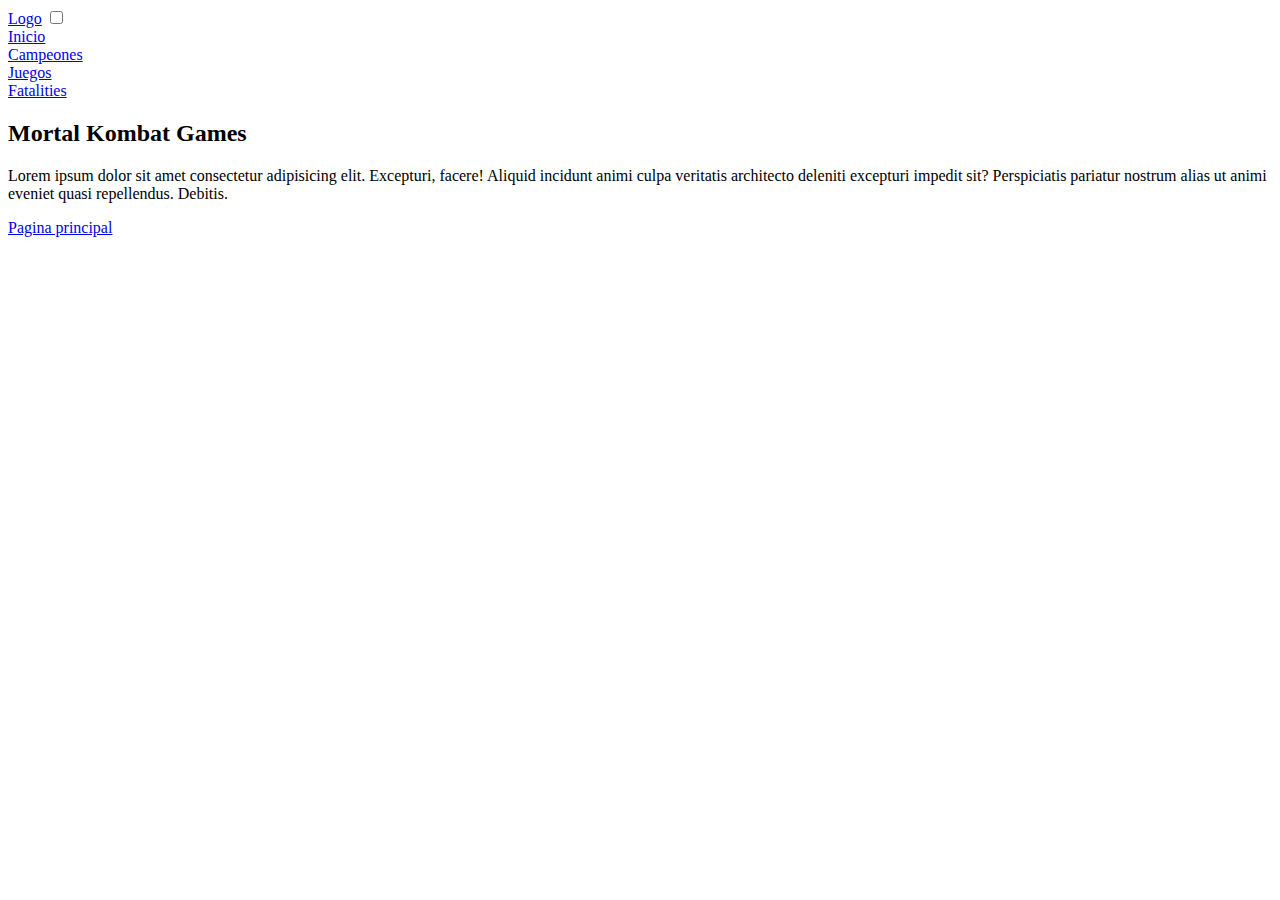
<file: ProyectoV1.3/index.html>
<!DOCTYPE html>
<html lang="en">
<head>
    <meta charset="UTF-8">
    <meta name="viewport" content="width=device-width, initial-scale=1.0">
    <!--LINKS-->
        <!--IconTab-->
        <link rel="shortcut icon" href="resources/Iconfav.png" type="image/x-icon">
        <!--IconsLibrery-->
        <link rel="stylesheet" href="https://cdnjs.cloudflare.com/ajax/libs/font-awesome/5.15.1/css/all.min.css">
    <title>Mortal Kombat Site</title>
</head>
<body>

</body>

    <div class="head">

        <div class="logo">
            <a href="#" class="logo" >Logo</a>
            <input type="checkbox" id="menu">

        </div>

        <nav class="navbar">
            <li><a href="/ProyectoV1.2/Design_Guide.html">Inicio</a></li>
            <li><a href="#">Campeones</a></li>
            <li><a href="#">Juegos</a></li>
            <li><a href="#">Fatalities</a></li>
        </nav>
    </div>

    <header class="header-content contain">

        <h2 class="title">Mortal Kombat Games</h2>
            <p>
            Lorem ipsum dolor sit amet consectetur adipisicing elit. Excepturi, facere! Aliquid incidunt animi culpa veritatis architecto deleniti excepturi impedit sit? Perspiciatis pariatur nostrum alias ut animi eveniet quasi repellendus. Debitis.
            </p>
        

        <div class="btn-home">
            <a href="#" class="btn">Pagina principal</a>
        </div>
    </header>

    <section class="content new">
        
    </section>


</html>
</file>
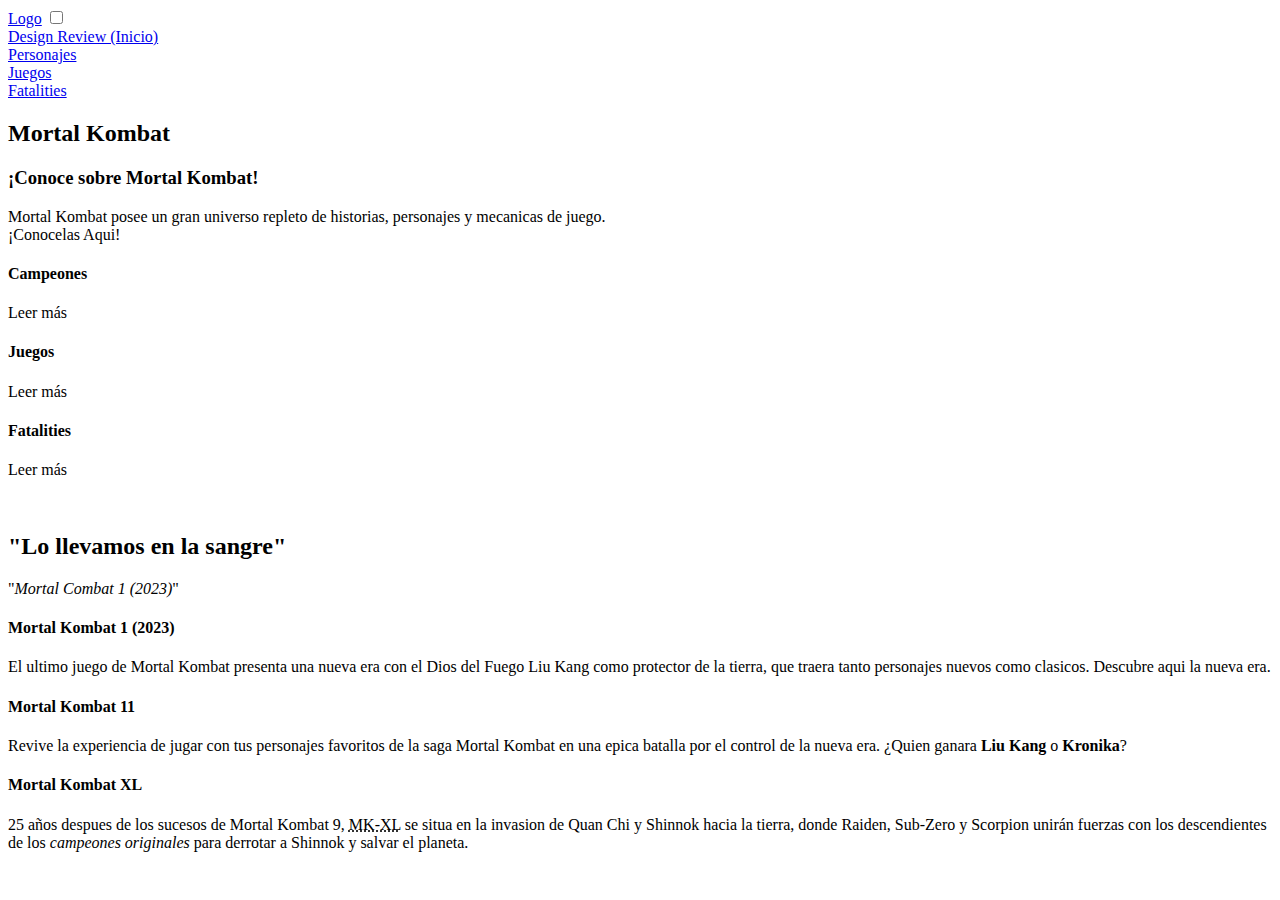
<file: ProyectoV1.4/index.html>
<!DOCTYPE html>
<html lang="en">
<head>
    <meta charset="UTF-8">
    <meta name="viewport" content="width=device-width, initial-scale=1.0">
    <!--LINKS-->
        <!--IconTab-->
        <link rel="shortcut icon" href="resources/Iconfav.png" type="image/x-icon">
        <!--IconsLibrery-->
        <link rel="stylesheet" href="https://cdnjs.cloudflare.com/ajax/libs/font-awesome/5.15.1/css/all.min.css">
    <title>Mortal Kombat Site</title>
</head>
<body>

</body>

    <div class="head">

        <div class="logo">
            <a href="#" class="logo" >Logo</a>
            <input type="checkbox" id="menu">

        </div>

        <nav class="navbar">
            <li><a href="Design_Guide.html">Design Review (Inicio)</a></li>
            <li><a href="#">Personajes</a></li>
            <li><a href="#">Juegos</a></li>
            <li><a href="#">Fatalities</a></li>
        </nav>
    </div>

    <header class="header-content contain">
        <h2 class="title">Mortal Kombat</h2>
    </header>

    <section class="MiddleContainer">
        <h3>¡Conoce sobre Mortal Kombat!</h3>
        <p>Mortal Kombat posee un gran universo repleto de historias, personajes y mecanicas de juego.<br>¡Conocelas Aqui!</p>
        
        <div id="Campeones">
            <h4>Campeones</h4><p>Leer más</p>
        </div>

        <div id="Juegos">
            <h4>Juegos</h4><p>Leer más</p>
        </div>
        
        <div id="Fatalities">
            <h4>Fatalities</h4><p>Leer más</p>
        </div>
    </section>

    <br>
    <section id="kronology">
        <div id="kronology-Container">

            <div id="Subtitle-Kronology">
                <h2>"Lo llevamos en la sangre"</h2>
                <p>"<cite>Mortal Combat 1 (2023)</cite>"</p>
            </div>
        

            <article id="Mortal Kombat 1 (2023)">
                <div id="ImageGallery-mk1">
                    <h4>Mortal Kombat 1 (2023)</h4>
                    <p>El ultimo juego de Mortal Kombat presenta una nueva era con el Dios del Fuego Liu Kang como protector de la tierra, que traera tanto personajes nuevos como clasicos. Descubre aqui la nueva era. </p>
                </div>
            </article>
    
            <article id="Mortal Kombat 11">
                <div id="ImageGallery-mk11">
                    <h4>Mortal Kombat 11</h4>
                    <p>Revive la experiencia de jugar con tus personajes favoritos de la saga Mortal Kombat en una epica batalla por el control de la nueva era. ¿Quien ganara <b>Liu Kang</b> o <b>Kronika</b>? </p>
                </div>
            </div>
    
            <article id="Mortal Kombat XL">
                <div id="ImageGallery-mkXL">
                    <h4>Mortal Kombat XL</h4>
                    <p> 25 años despues de los sucesos de Mortal Kombat 9, <abbr title="Mortal Kombat Xl">MK-XL</abbr> se situa en la invasion de Quan Chi y Shinnok hacia la tierra, donde Raiden, Sub-Zero y Scorpion unirán fuerzas con los descendientes de los <em>campeones originales</em> para derrotar a Shinnok y salvar el planeta.</p>
                </div>
            </article>
        </div>
    </section>

    <section id="inspiracion-mk">
        
    </section>


</html>
</file>
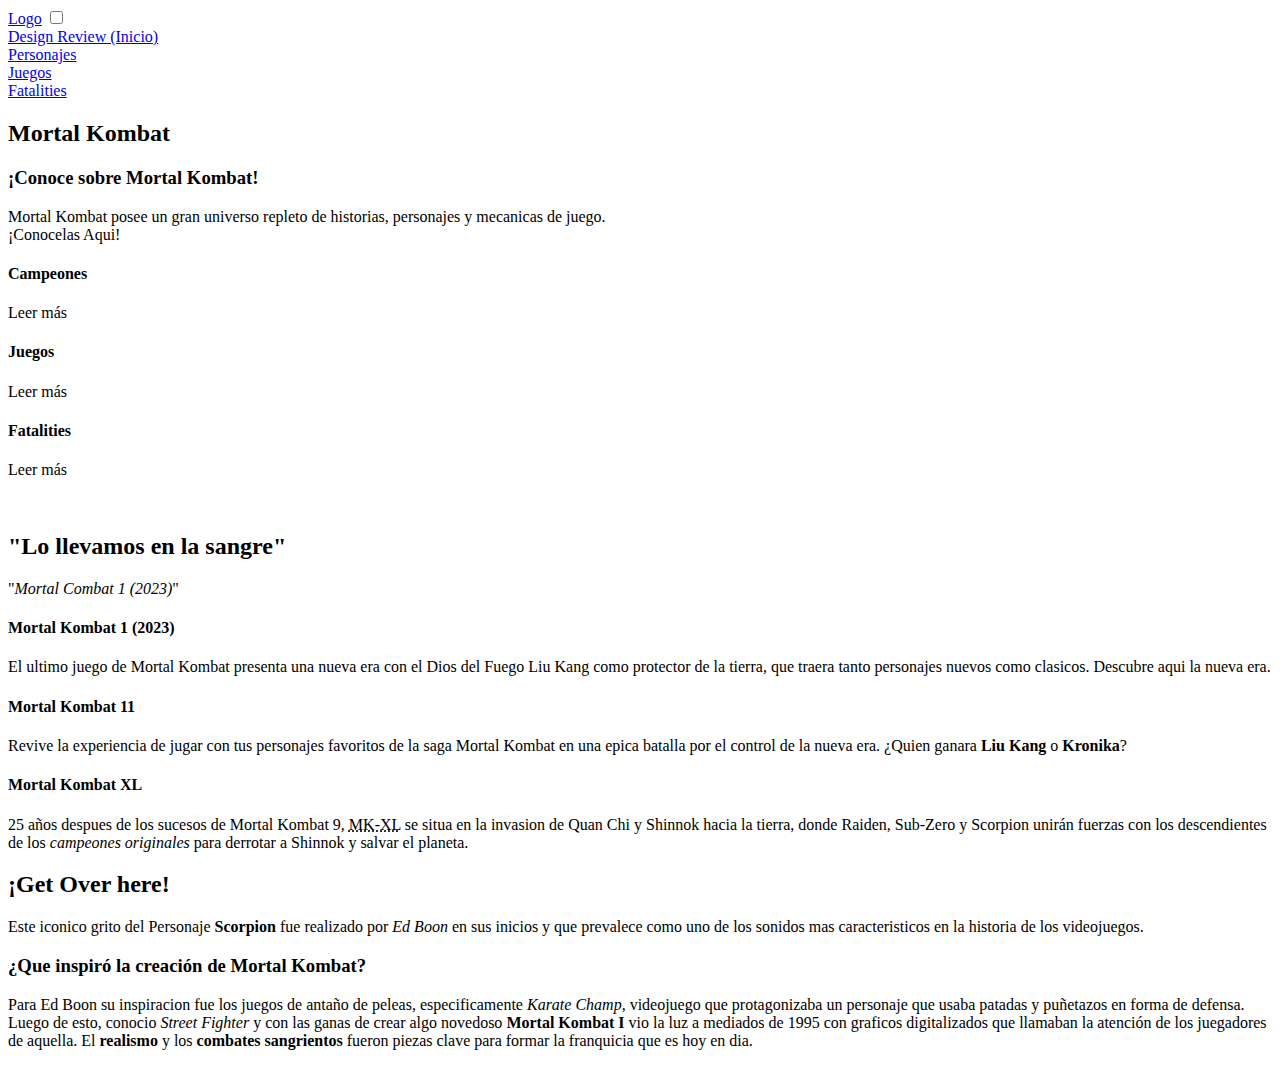
<file: ProyectoV1.5/index.html>
<!DOCTYPE html>
<html lang="en">
<head>
    <meta charset="UTF-8">
    <meta name="viewport" content="width=device-width, initial-scale=1.0">
    <!--LINKS-->
        <!--IconTab-->
        <link rel="shortcut icon" href="resources/Iconfav.png" type="image/x-icon">
        <!--IconsLibrery-->
        <link rel="stylesheet" href="https://cdnjs.cloudflare.com/ajax/libs/font-awesome/5.15.1/css/all.min.css">
    <title>Mortal Kombat Site</title>
</head>
<body>

</body>

    <div class="head">

        <div class="logo">
            <a href="#" class="logo" >Logo</a>
            <input type="checkbox" id="menu">

        </div>

        <nav class="navbar">
            <li><a href="Design_Guide.html">Design Review (Inicio)</a></li>
            <li><a href="#">Personajes</a></li>
            <li><a href="#">Juegos</a></li>
            <li><a href="#">Fatalities</a></li>
        </nav>
    </div>

    <header class="header-content contain">
        <h2 class="title">Mortal Kombat</h2>
    </header>

    <section class="MiddleContainer">
        <h3>¡Conoce sobre Mortal Kombat!</h3>
        <p>Mortal Kombat posee un gran universo repleto de historias, personajes y mecanicas de juego.<br>¡Conocelas Aqui!</p>
        
        <div id="Campeones">
            <h4>Campeones</h4><p>Leer más</p>
        </div>

        <div id="Juegos">
            <h4>Juegos</h4><p>Leer más</p>
        </div>
        
        <div id="Fatalities">
            <h4>Fatalities</h4><p>Leer más</p>
        </div>
    </section>

    <br>
    <section id="kronology">
        <div id="kronology-Container">

            <div id="Subtitle-Kronology">
                <h2>"Lo llevamos en la sangre"</h2>
                <p>"<cite>Mortal Combat 1 (2023)</cite>"</p>
            </div>
        

            <article id="Mortal Kombat 1 (2023)">
                <div id="ImageGallery-mk1">
                    <h4>Mortal Kombat 1 (2023)</h4>
                    <p>El ultimo juego de Mortal Kombat presenta una nueva era con el Dios del Fuego Liu Kang como protector de la tierra, que traera tanto personajes nuevos como clasicos. Descubre aqui la nueva era. </p>
                </div>
            </article>
    
            <article id="Mortal Kombat 11">
                <div id="ImageGallery-mk11">
                    <h4>Mortal Kombat 11</h4>
                    <p>Revive la experiencia de jugar con tus personajes favoritos de la saga Mortal Kombat en una epica batalla por el control de la nueva era. ¿Quien ganara <b>Liu Kang</b> o <b>Kronika</b>? </p>
                </div>
            </div>
    
            <article id="Mortal Kombat XL">
                <div id="ImageGallery-mkXL">
                    <h4>Mortal Kombat XL</h4>
                    <p> 25 años despues de los sucesos de Mortal Kombat 9, <abbr title="Mortal Kombat Xl">MK-XL</abbr> se situa en la invasion de Quan Chi y Shinnok hacia la tierra, donde Raiden, Sub-Zero y Scorpion unirán fuerzas con los descendientes de los <em>campeones originales</em> para derrotar a Shinnok y salvar el planeta.</p>
                </div>
            </article>
        </div>
    </section>

    <section id="inspiracion-mk">
        <article id="Que inspiro Mortal Kombat">
            <h2 id="Get Over here">¡Get Over here!</h2>
            <p>Este iconico grito del Personaje <strong>Scorpion</strong> fue realizado por  <em>Ed Boon</em> en sus inicios y que prevalece como uno de los sonidos mas caracteristicos en la historia de los videojuegos.</p>

            <h3 id="Inspiracion Ed Boom">¿Que inspiró la creación de Mortal Kombat?</h3>

                <p>Para Ed Boon su inspiracion fue los juegos de antaño de peleas, especificamente <em>Karate Champ</em>, videojuego que protagonizaba un personaje que usaba patadas y puñetazos en forma de defensa. <br> Luego de esto, conocio <em>Street Fighter</em> y con las ganas de crear algo novedoso <b>Mortal Kombat I</b> vio la luz a mediados de 1995 con graficos digitalizados que llamaban la atención de los juegadores de aquella. El <b>realismo</b> y los <strong>combates sangrientos</strong> fueron piezas clave para formar la franquicia que es hoy en dia.</p>
            
        </article>

    </section>


</html>
</file>
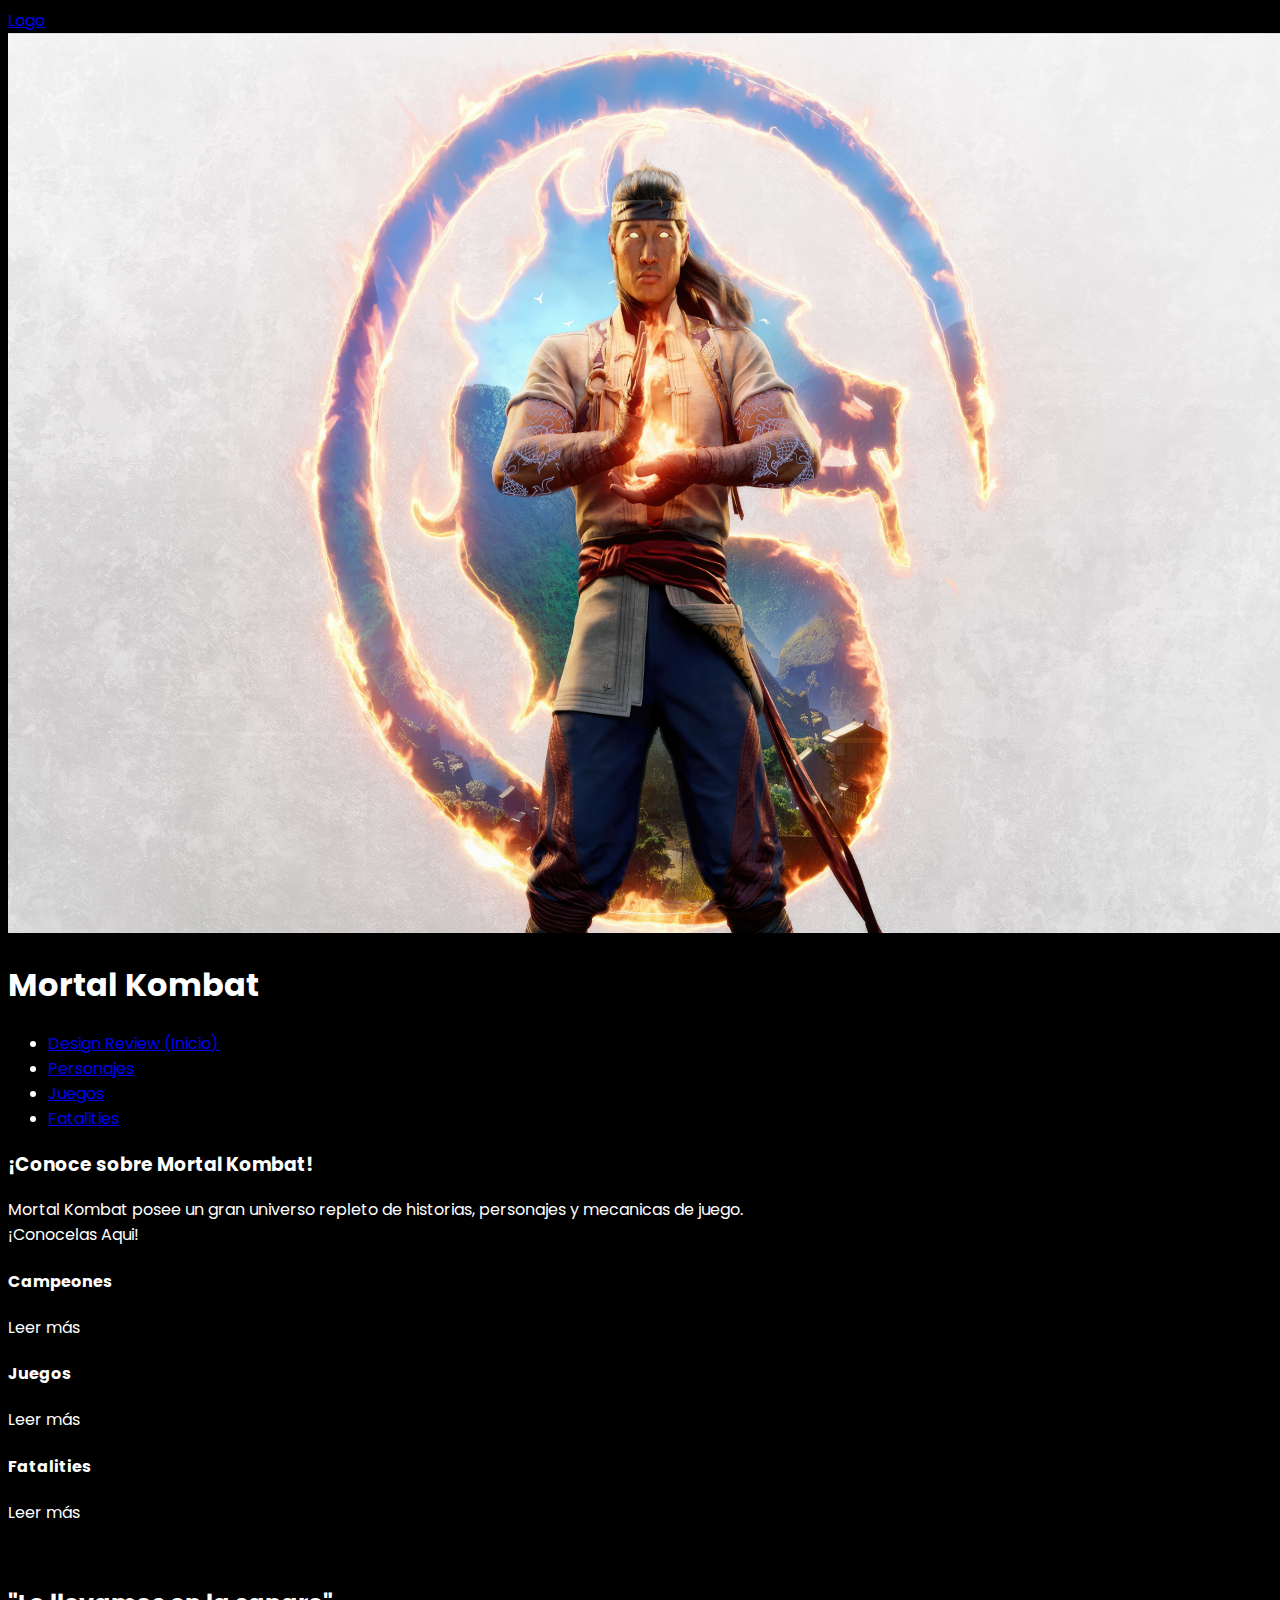
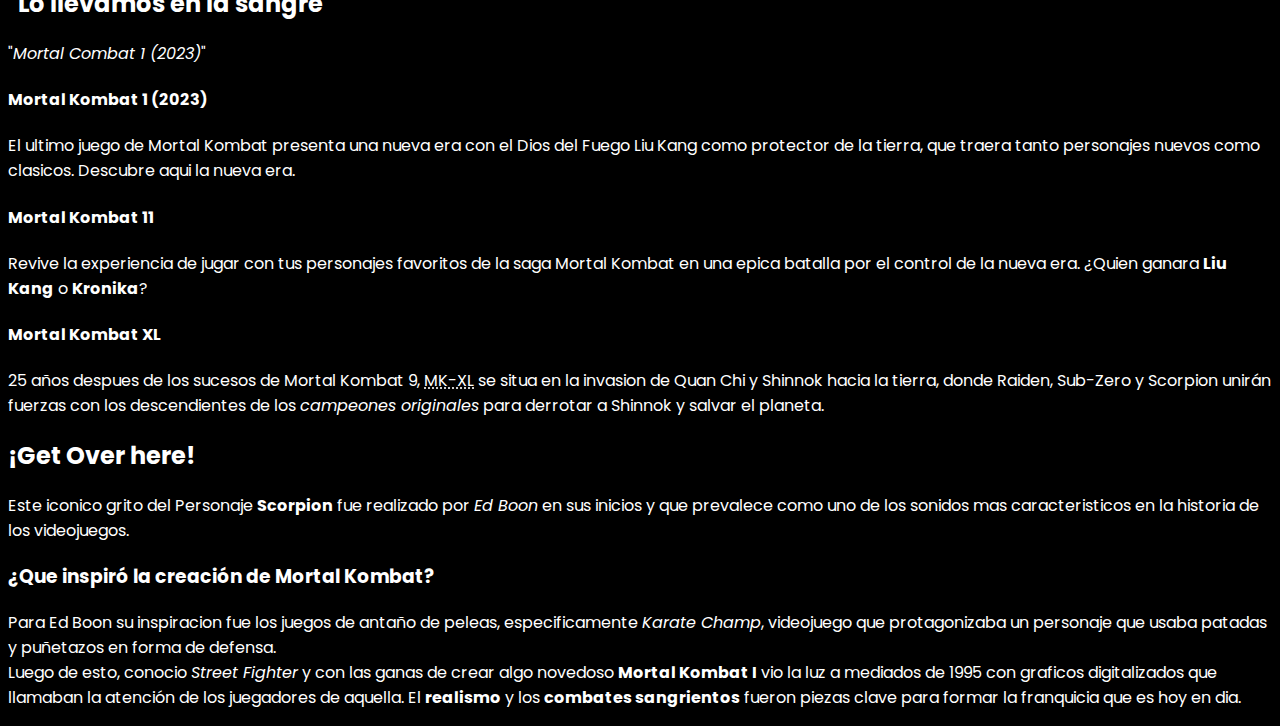
<file: ProyectoV1.6/index.html>
<!DOCTYPE html>
<html lang="en">
<head>
    <meta charset="UTF-8">
    <meta name="viewport" content="width=device-width, initial-scale=1.0">
    <!--LINKS-->
        <!--IconTab-->
        <link rel="shortcut icon" href="resources/favicon-16x16.png" type="image/x-icon">
        <!--IconsLibrery-->
        <link rel="stylesheet" href="https://cdnjs.cloudflare.com/ajax/libs/font-awesome/5.15.1/css/all.min.css">
        <link rel="stylesheet" href="style.css">
    <title>Mortal Kombat Site</title>
</head>
<body>

</body>

    <div class="Superior">

        <div class="logo"> <a href="#" class="logo" >Logo</a>
            <img class="Liu_Kang" src="./resources/Tittle.jpg" alt="Liu Kang">
        </div>
        
    <h1 class="title">Mortal Kombat</h1>
        <nav class="Nav_Bar">
            <ul class="navbar_items">
                <li><a href="Design_Guide.html" class="nav_links">Design Review (Inicio)</a></li>
                <li><a href="#" class="nav_links">Personajes</a></li>
                <li><a href="#" class="nav_links">Juegos</a></li>
                <li><a href="#" class="nav_links">Fatalities</a></li>
            </ul>
        </nav>

    </div>


    <header class="header-content contain">
        
    </header>

    <section class="MiddleContainer">
        <h3>¡Conoce sobre Mortal Kombat!</h3>
        <p>Mortal Kombat posee un gran universo repleto de historias, personajes y mecanicas de juego.<br>¡Conocelas Aqui!</p>
        
        <div id="Campeones">
            <h4>Campeones</h4><p>Leer más</p>
        </div>

        <div id="Juegos">
            <h4>Juegos</h4><p>Leer más</p>
        </div>
        
        <div id="Fatalities">
            <h4>Fatalities</h4><p>Leer más</p>
        </div>
    </section>

    <br>
    <section id="kronology">
        <div id="kronology-Container">

            <div id="Subtitle-Kronology">
                <h2>"Lo llevamos en la sangre"</h2>
                <p>"<cite>Mortal Combat 1 (2023)</cite>"</p>
            </div>
        

            <article id="Mortal Kombat 1 (2023)">
                <div id="ImageGallery-mk1">
                    <h4>Mortal Kombat 1 (2023)</h4>
                    <p>El ultimo juego de Mortal Kombat presenta una nueva era con el Dios del Fuego Liu Kang como protector de la tierra, que traera tanto personajes nuevos como clasicos. Descubre aqui la nueva era. </p>
                </div>
            </article>
    
            <article id="Mortal Kombat 11">
                <div id="ImageGallery-mk11">
                    <h4>Mortal Kombat 11</h4>
                    <p>Revive la experiencia de jugar con tus personajes favoritos de la saga Mortal Kombat en una epica batalla por el control de la nueva era. ¿Quien ganara <b>Liu Kang</b> o <b>Kronika</b>? </p>
                </div>
            </div>
    
            <article id="Mortal Kombat XL">
                <div id="ImageGallery-mkXL">
                    <h4>Mortal Kombat XL</h4>
                    <p> 25 años despues de los sucesos de Mortal Kombat 9, <abbr title="Mortal Kombat Xl">MK-XL</abbr> se situa en la invasion de Quan Chi y Shinnok hacia la tierra, donde Raiden, Sub-Zero y Scorpion unirán fuerzas con los descendientes de los <em>campeones originales</em> para derrotar a Shinnok y salvar el planeta.</p>
                </div>
            </article>
        </div>
    </section>

    <section id="inspiracion-mk">
        <article id="Que inspiro Mortal Kombat">
            <h2 id="Get Over here">¡Get Over here!</h2>
            <p>Este iconico grito del Personaje <strong>Scorpion</strong> fue realizado por  <em>Ed Boon</em> en sus inicios y que prevalece como uno de los sonidos mas caracteristicos en la historia de los videojuegos.</p>

            <h3 id="Inspiracion Ed Boom">¿Que inspiró la creación de Mortal Kombat?</h3>

                <p>Para Ed Boon su inspiracion fue los juegos de antaño de peleas, especificamente <em>Karate Champ</em>, videojuego que protagonizaba un personaje que usaba patadas y puñetazos en forma de defensa. <br> Luego de esto, conocio <em>Street Fighter</em> y con las ganas de crear algo novedoso <b>Mortal Kombat I</b> vio la luz a mediados de 1995 con graficos digitalizados que llamaban la atención de los juegadores de aquella. El <b>realismo</b> y los <strong>combates sangrientos</strong> fueron piezas clave para formar la franquicia que es hoy en dia.</p>
            
        </article>

    </section>


</html>
</file>
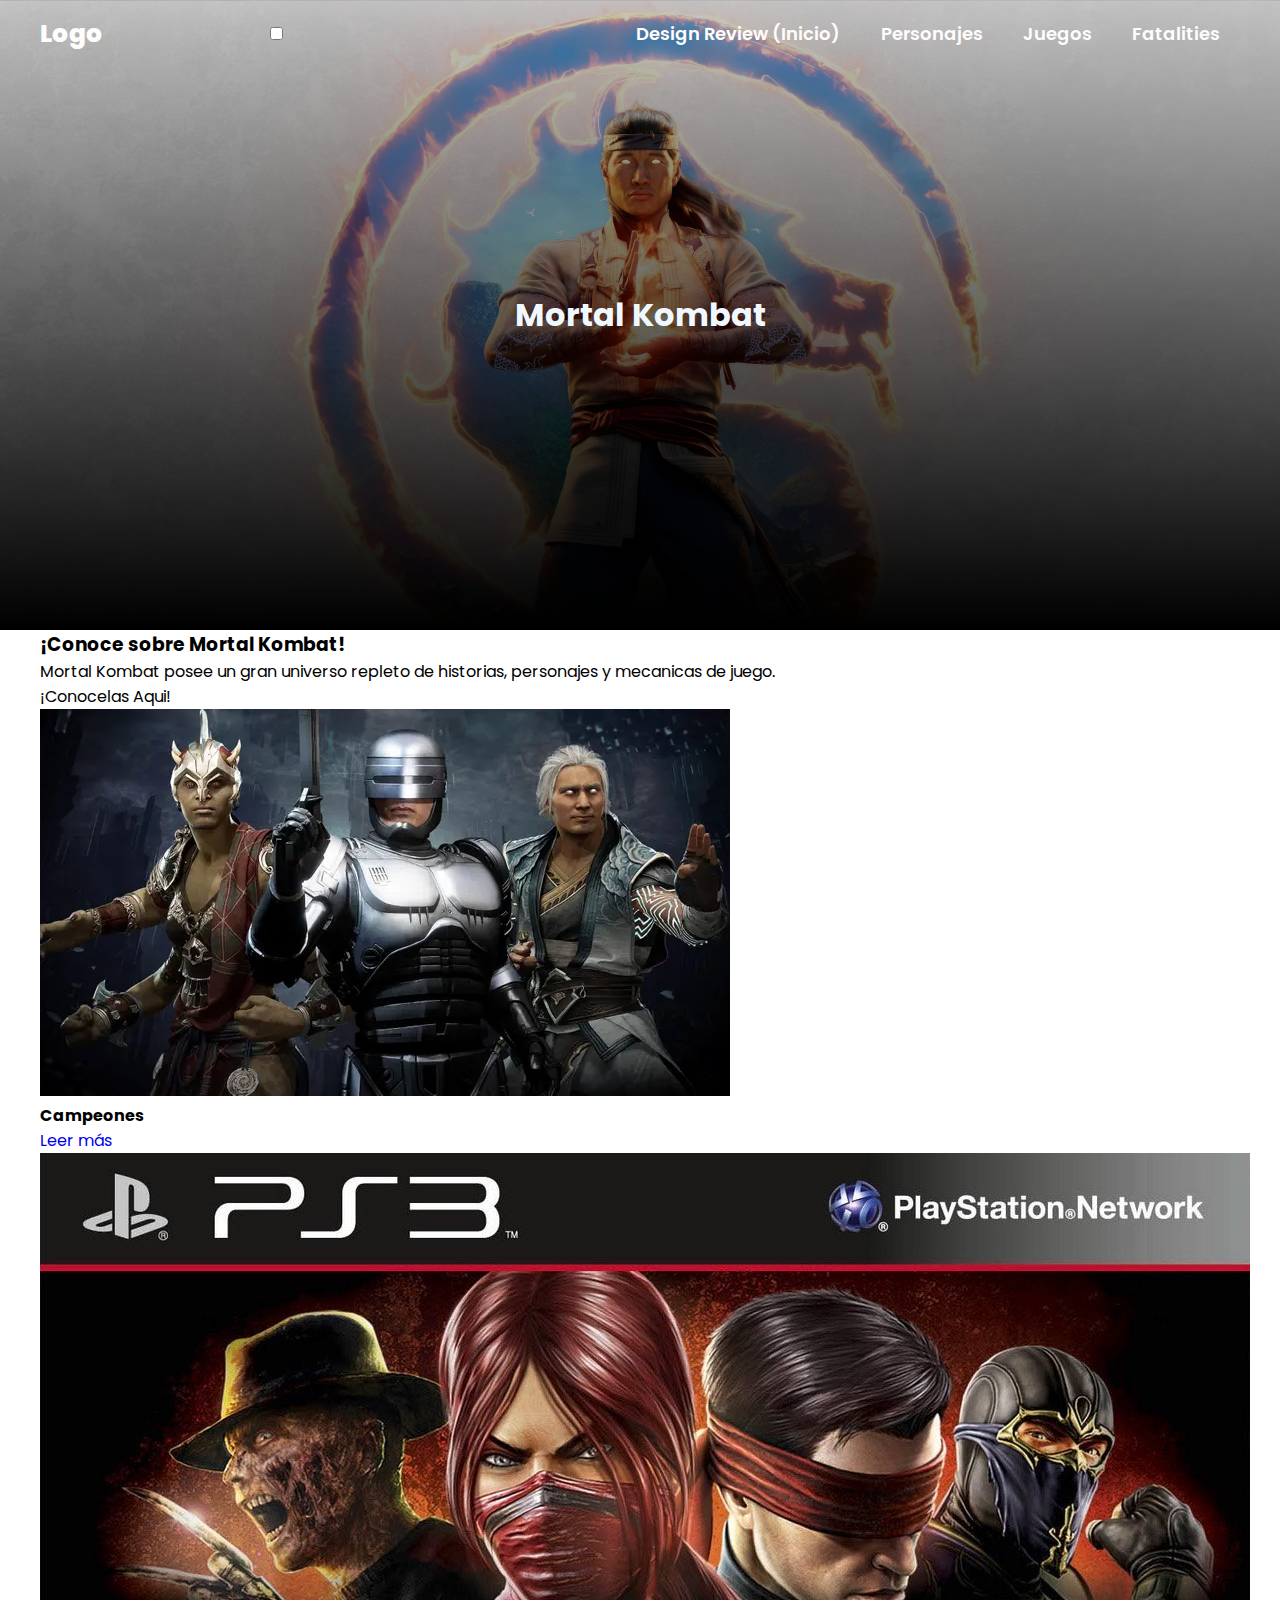
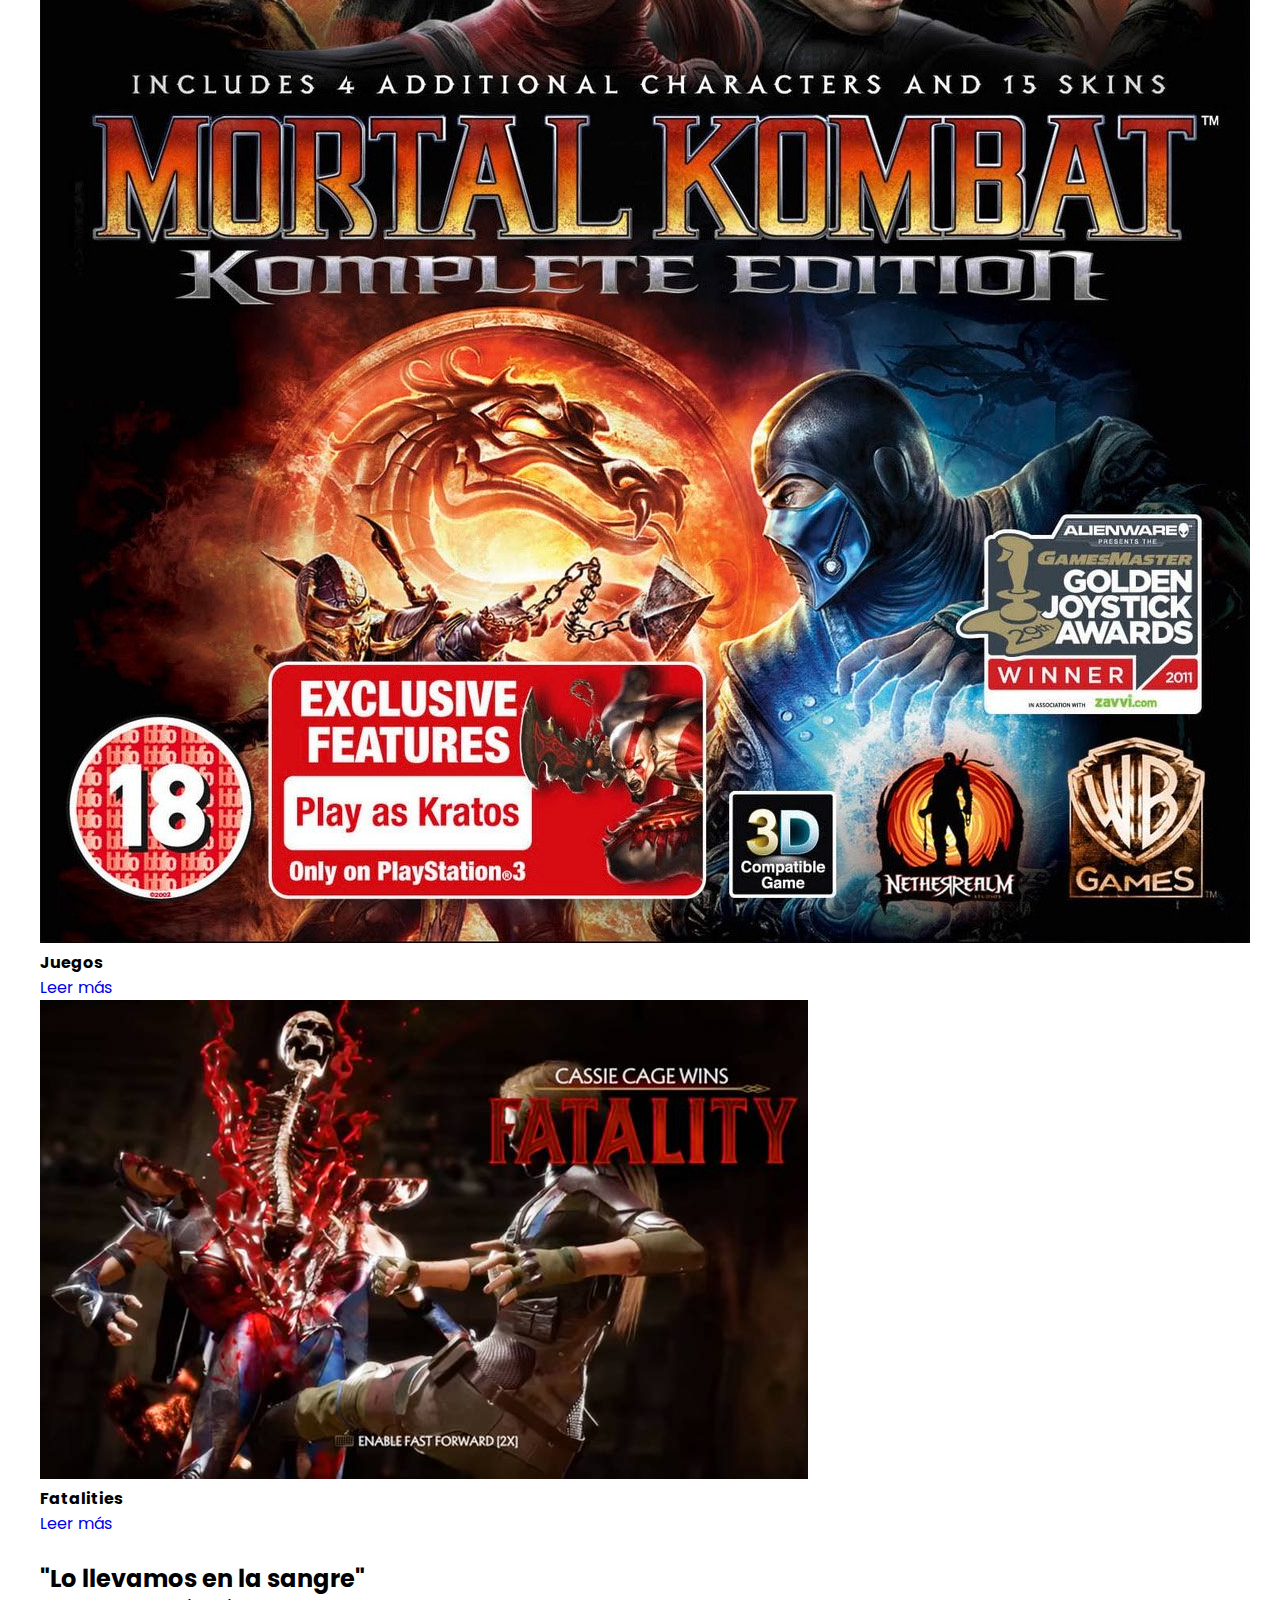
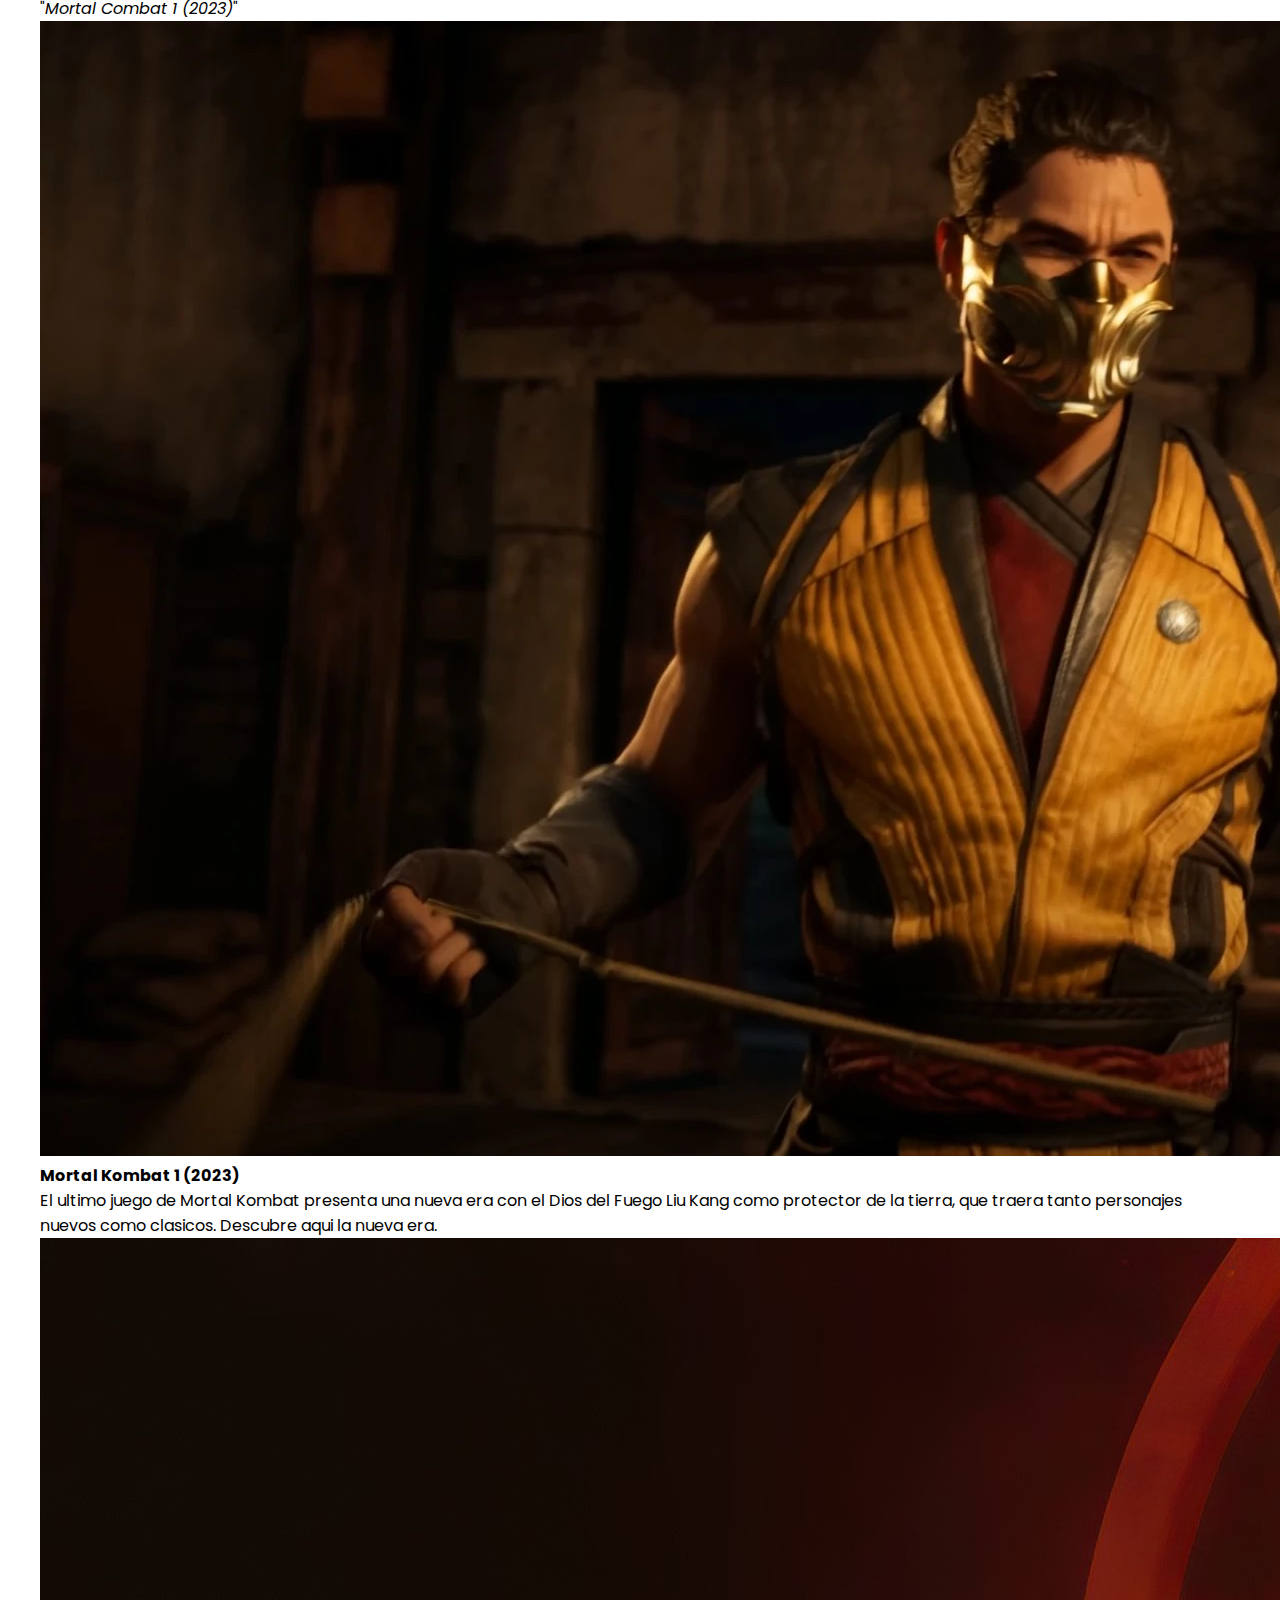
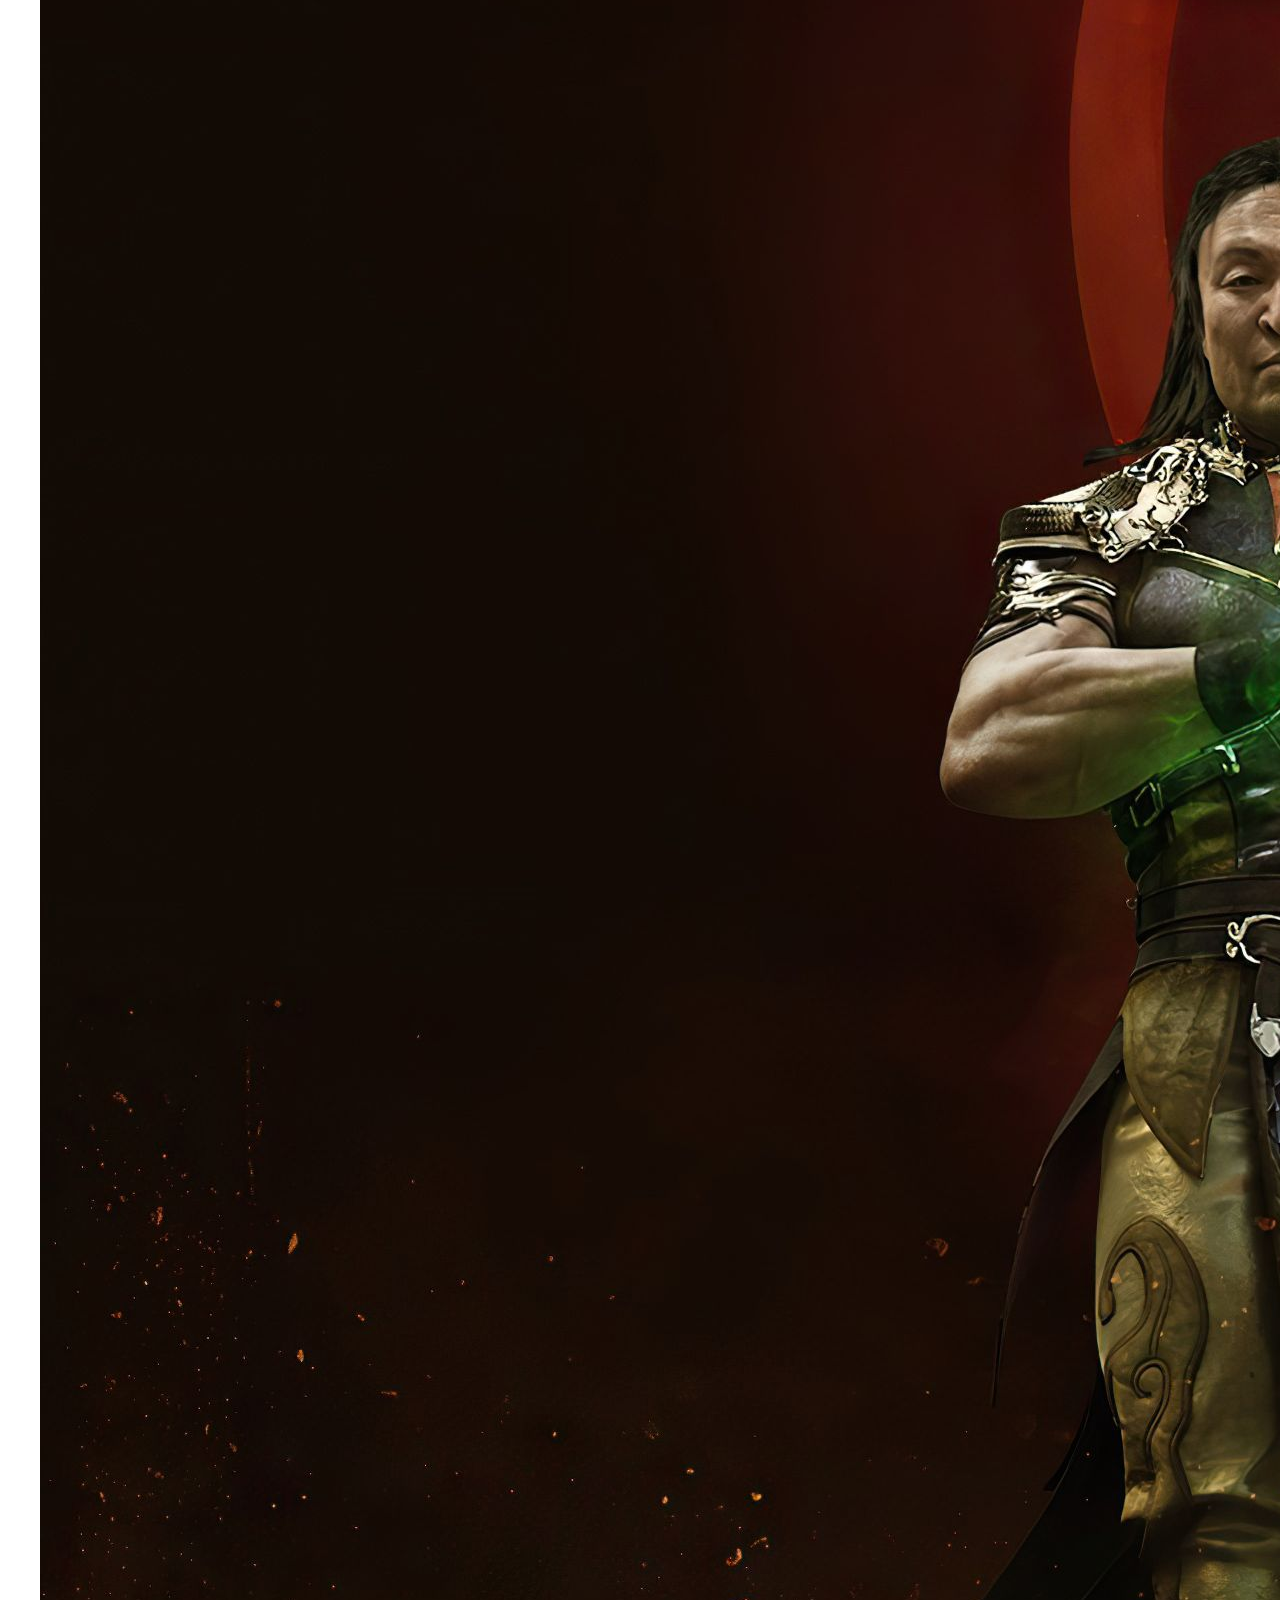
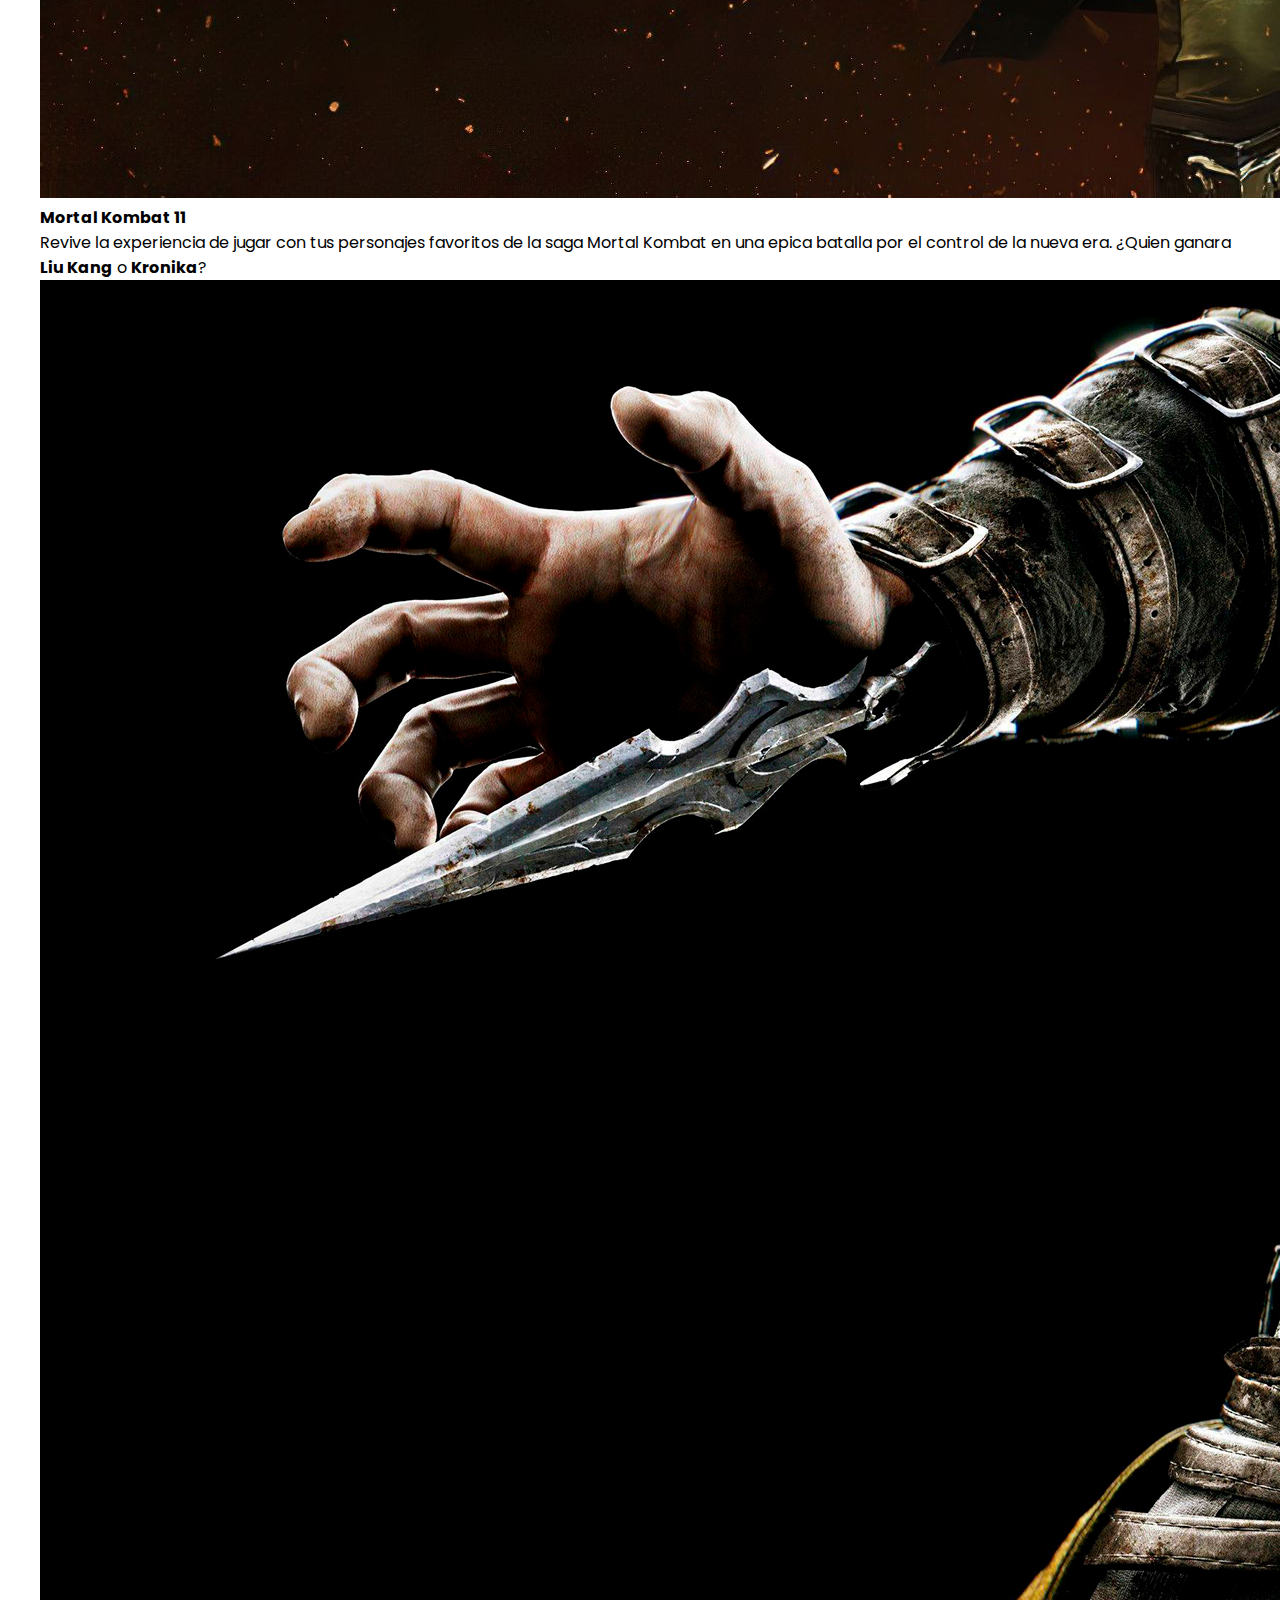
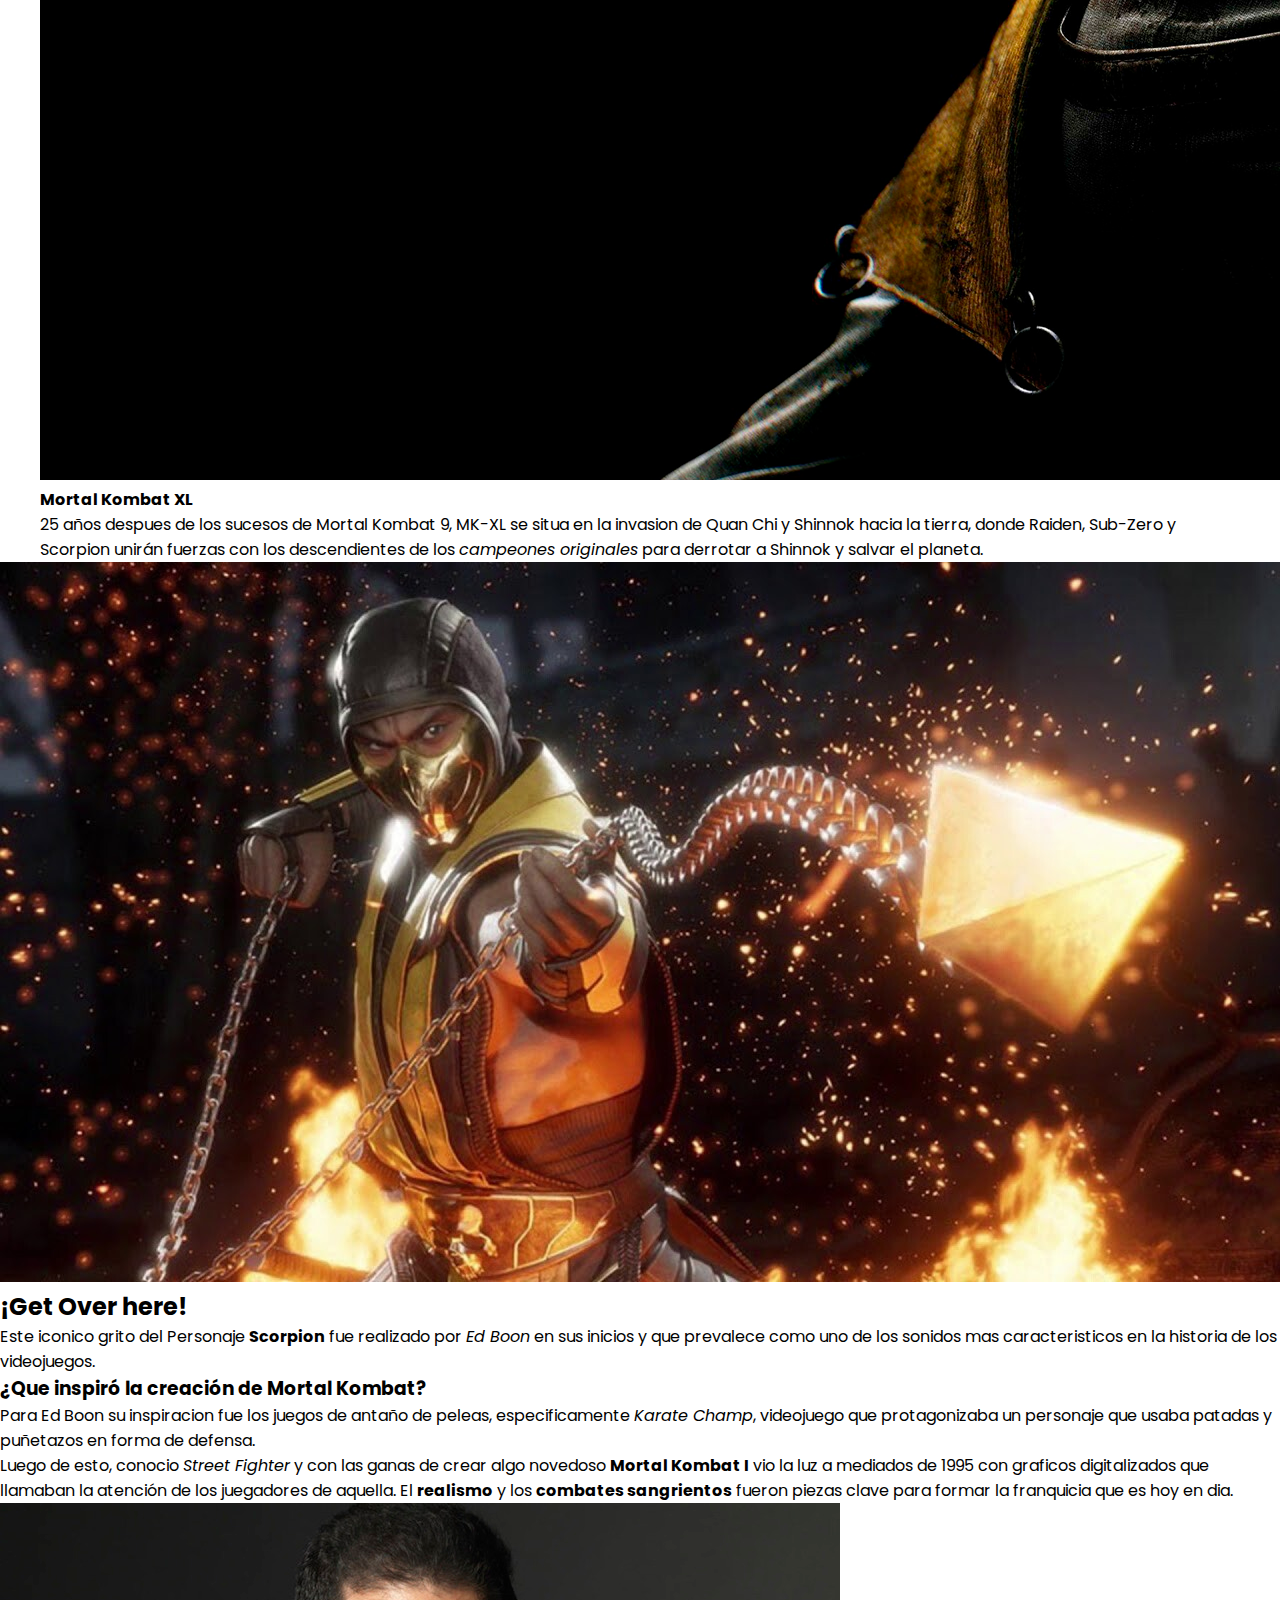
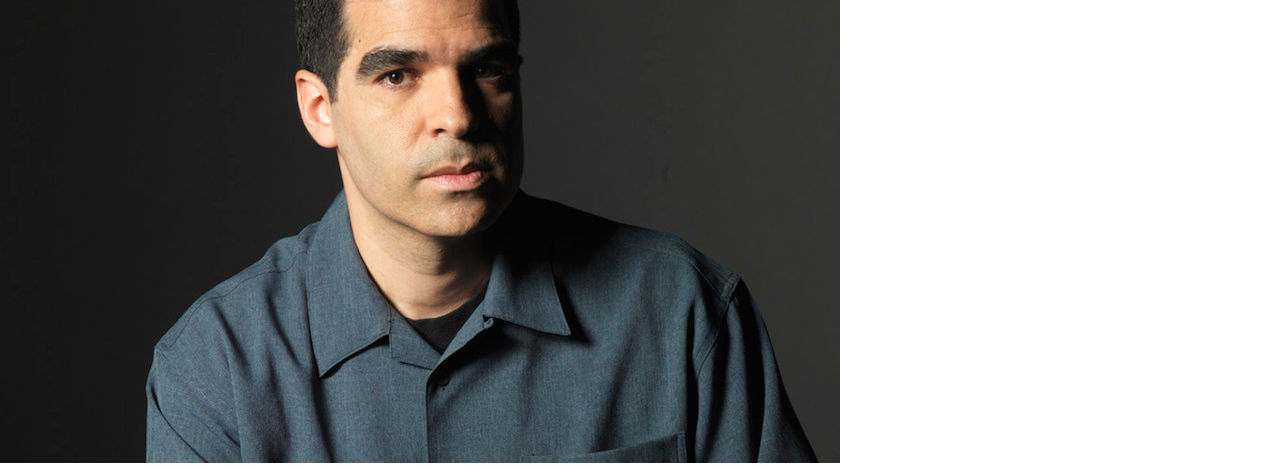
<file: ProyectoV1.8/index.html>
<!DOCTYPE html>
<html lang="en">
<head>
    <meta charset="UTF-8">
    <meta name="viewport" content="width=device-width, initial-scale=1.0">
    <!--LINKS-->
        <!--IconTab-->
        <link rel="shortcut icon" href="./resources/Header/favicon-16x16.png" type="image/x-icon">
        <!--IconsLibrery-->
        <link rel="stylesheet" href="https://cdnjs.cloudflare.com/ajax/libs/font-awesome/5.15.1/css/all.min.css">
        <link rel="stylesheet" href="style.css">
    <title>Mortal Kombat Site</title>
</head>

<body>

    <header class="header">
        <div class="menu container">
            <a href="#" class="logo" >Logo</a>
            <input type="checkbox" id="menu" />
            <label for="menu">
                <!--<img class="Liu_Kang" src="./resources/Header/Tittle.jpg" alt="Liu Kang"> -->
            </label>
            <nav class="navbar">
                <ul class="navbar_items">
                    <li><a href="Design_Guide.html" class="nav_links">Design Review (Inicio)</a></li>
                    <li><a href="#" class="nav_links">Personajes</a></li>
                    <li><a href="#" class="nav_links">Juegos</a></li>
                    <li><a href="#" class="nav_links">Fatalities</a></li>
                </ul>
            </nav>
        </div>

        
        <div class="header-content container">
            <h1 class="title">Mortal Kombat</h1>
        </div>
    </header>


    
    <section class="Middle container">
        <h3>¡Conoce sobre Mortal Kombat!</h3>
        <p>Mortal Kombat posee un gran universo repleto de historias, personajes y mecanicas de juego.<br>¡Conocelas Aqui!</p>
        
        <div class="Label1">
            <img src="./resources/FirstContainer/Personajes.jpg" alt="Personajes Mortal Kombat">
            <h4>Campeones</h4>
            <a href="#" class="btn-1">Leer más</a>
        </div>

        <div class="Label1">
            <img src="./resources/FirstContainer/Juegos.jpeg" alt="Caratula Juego Mortal Kombat">
            <h4>Juegos</h4>
            <a href="#" class="btn-1">Leer más</a>
        </div>
        
        <div class="Label1">
            <img src="./resources/FirstContainer/fatality.jpg" alt="Imagen Fatality">
            <h4>Fatalities</h4>
            <a href="#" class="btn-1">Leer más</a>
        </div>

    </section>

    <br>

    <main class="Mortal-Kombat-History container">

        <section id="kronology">
            <div id="kronology-Container">
    
                <div id="Subtitle-Kronology">
                    <h2>"Lo llevamos en la sangre"</h2>
                    <p>"<cite>Mortal Combat 1 (2023)</cite>"</p>
                </div>
            
    
                <article id="Mortal Kombat 1 (2023)">
                    <div id="ImageGallery-mk1">
                        <img src="./resources/SecondContainer/mortal-kombat-1.jpg" alt="Mortal Kombat 1 (2023)">
                        <h4>Mortal Kombat 1 (2023)</h4>
                        <p>El ultimo juego de Mortal Kombat presenta una nueva era con el Dios del Fuego Liu Kang como protector de la tierra, que traera tanto personajes nuevos como clasicos. Descubre aqui la nueva era. </p>
                    </div>
                </article>
        
                <article id="Mortal Kombat 11">
                    <div id="ImageGallery-mk11">
                        <img src="./resources/SecondContainer/MK11-Wallpaper-Desktop.jpg" alt="MortalKombat 11">
                        <h4>Mortal Kombat 11</h4>
                        <p>Revive la experiencia de jugar con tus personajes favoritos de la saga Mortal Kombat en una epica batalla por el control de la nueva era. ¿Quien ganara <b>Liu Kang</b> o <b>Kronika</b>? </p>
                    </div>
                </div>
        
                <article id="Mortal Kombat XL">
                    <div id="ImageGallery-mkXL">
                        <img src="./resources/SecondContainer/Scorpion.jpg" alt="Scorpion">
                        <h4>Mortal Kombat XL</h4>
                        <p> 25 años despues de los sucesos de Mortal Kombat 9, <abbr title="Mortal Kombat Xl">MK-XL</abbr> se situa en la invasion de Quan Chi y Shinnok hacia la tierra, donde Raiden, Sub-Zero y Scorpion unirán fuerzas con los descendientes de los <em>campeones originales</em> para derrotar a Shinnok y salvar el planeta.</p>
                    </div>
                </article>
            </div>
        </section>
    </main>
    

    <section id="inspiracion-mk container">
        <article id="Que inspiro Mortal Kombat">
            <img src="./resources/About/ScorpionGetOverHere.jpeg" alt="Scorpion Get Over Here">
            <h2 id="Get Over here">¡Get Over here!</h2>
            <p>Este iconico grito del Personaje <strong>Scorpion</strong> fue realizado por  <em>Ed Boon</em> en sus inicios y que prevalece como uno de los sonidos mas caracteristicos en la historia de los videojuegos.</p>

            <h3 id="Inspiracion Ed Boom">¿Que inspiró la creación de Mortal Kombat?</h3>
            
                <p class="txt-p">Para Ed Boon su inspiracion fue los juegos de antaño de peleas, especificamente <em>Karate Champ</em>, videojuego que protagonizaba un personaje que usaba patadas y puñetazos en forma de defensa. <br> Luego de esto, conocio <em>Street Fighter</em> y con las ganas de crear algo novedoso <b>Mortal Kombat I</b> vio la luz a mediados de 1995 con graficos digitalizados que llamaban la atención de los juegadores de aquella. El <b>realismo</b> y los <strong>combates sangrientos</strong> fueron piezas clave para formar la franquicia que es hoy en dia.</p>
                <img src="./resources/About/ed_boonjpg.jpg" alt="Ed Boon Creador De Mortal Kombat">
        </article>

    </section>

</body>
</html>
</file>
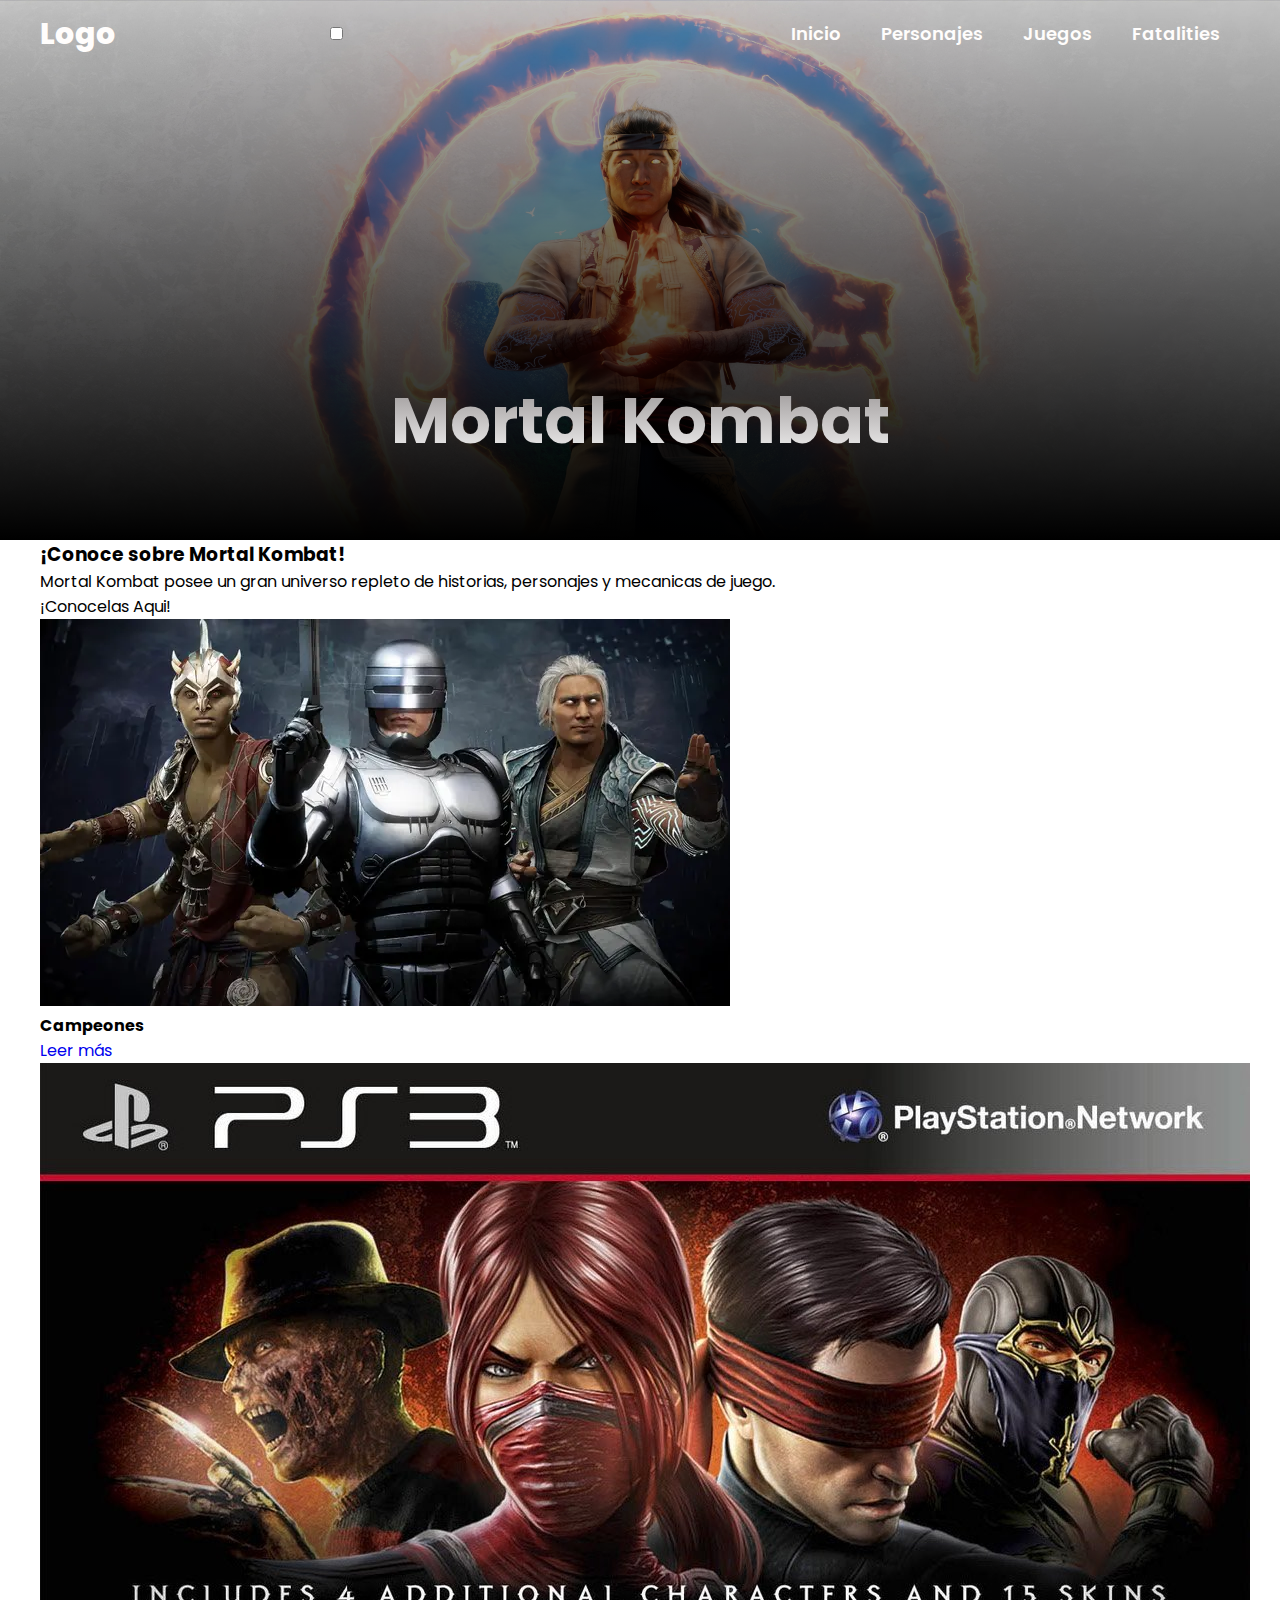
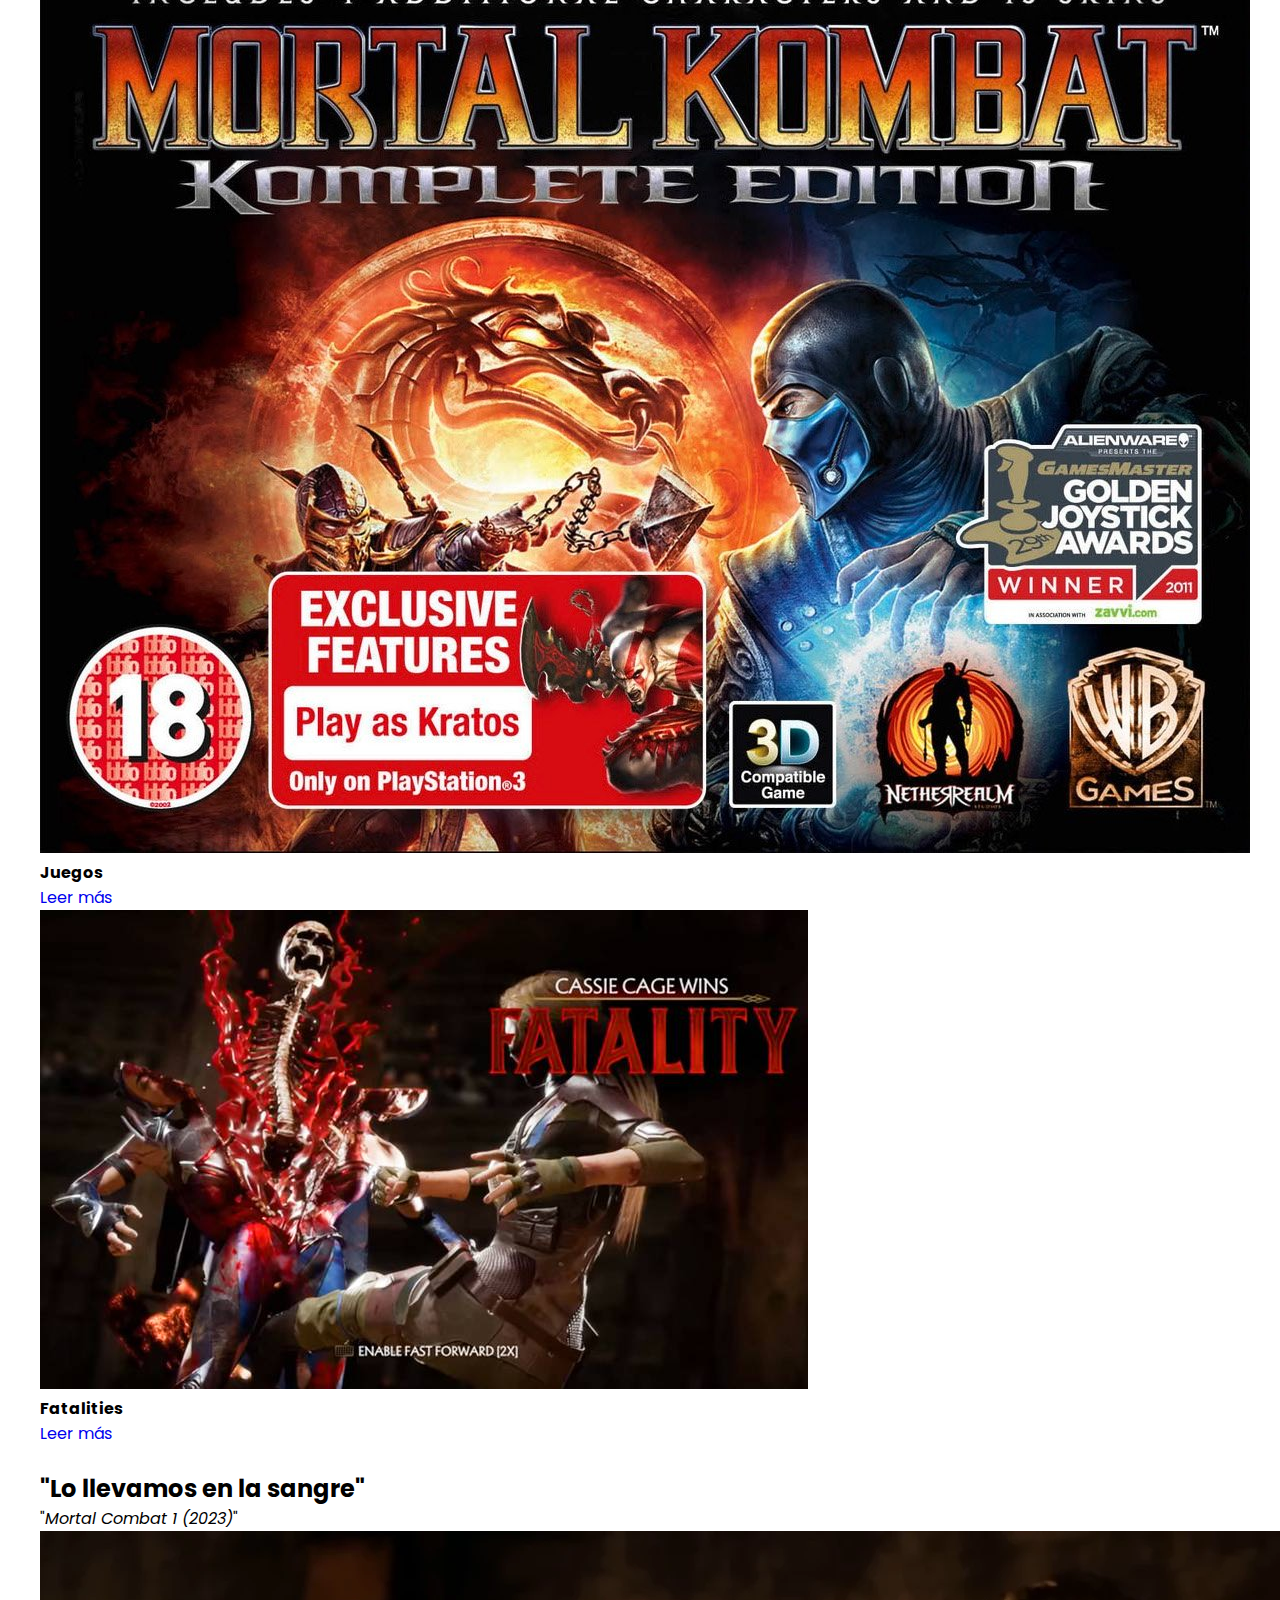
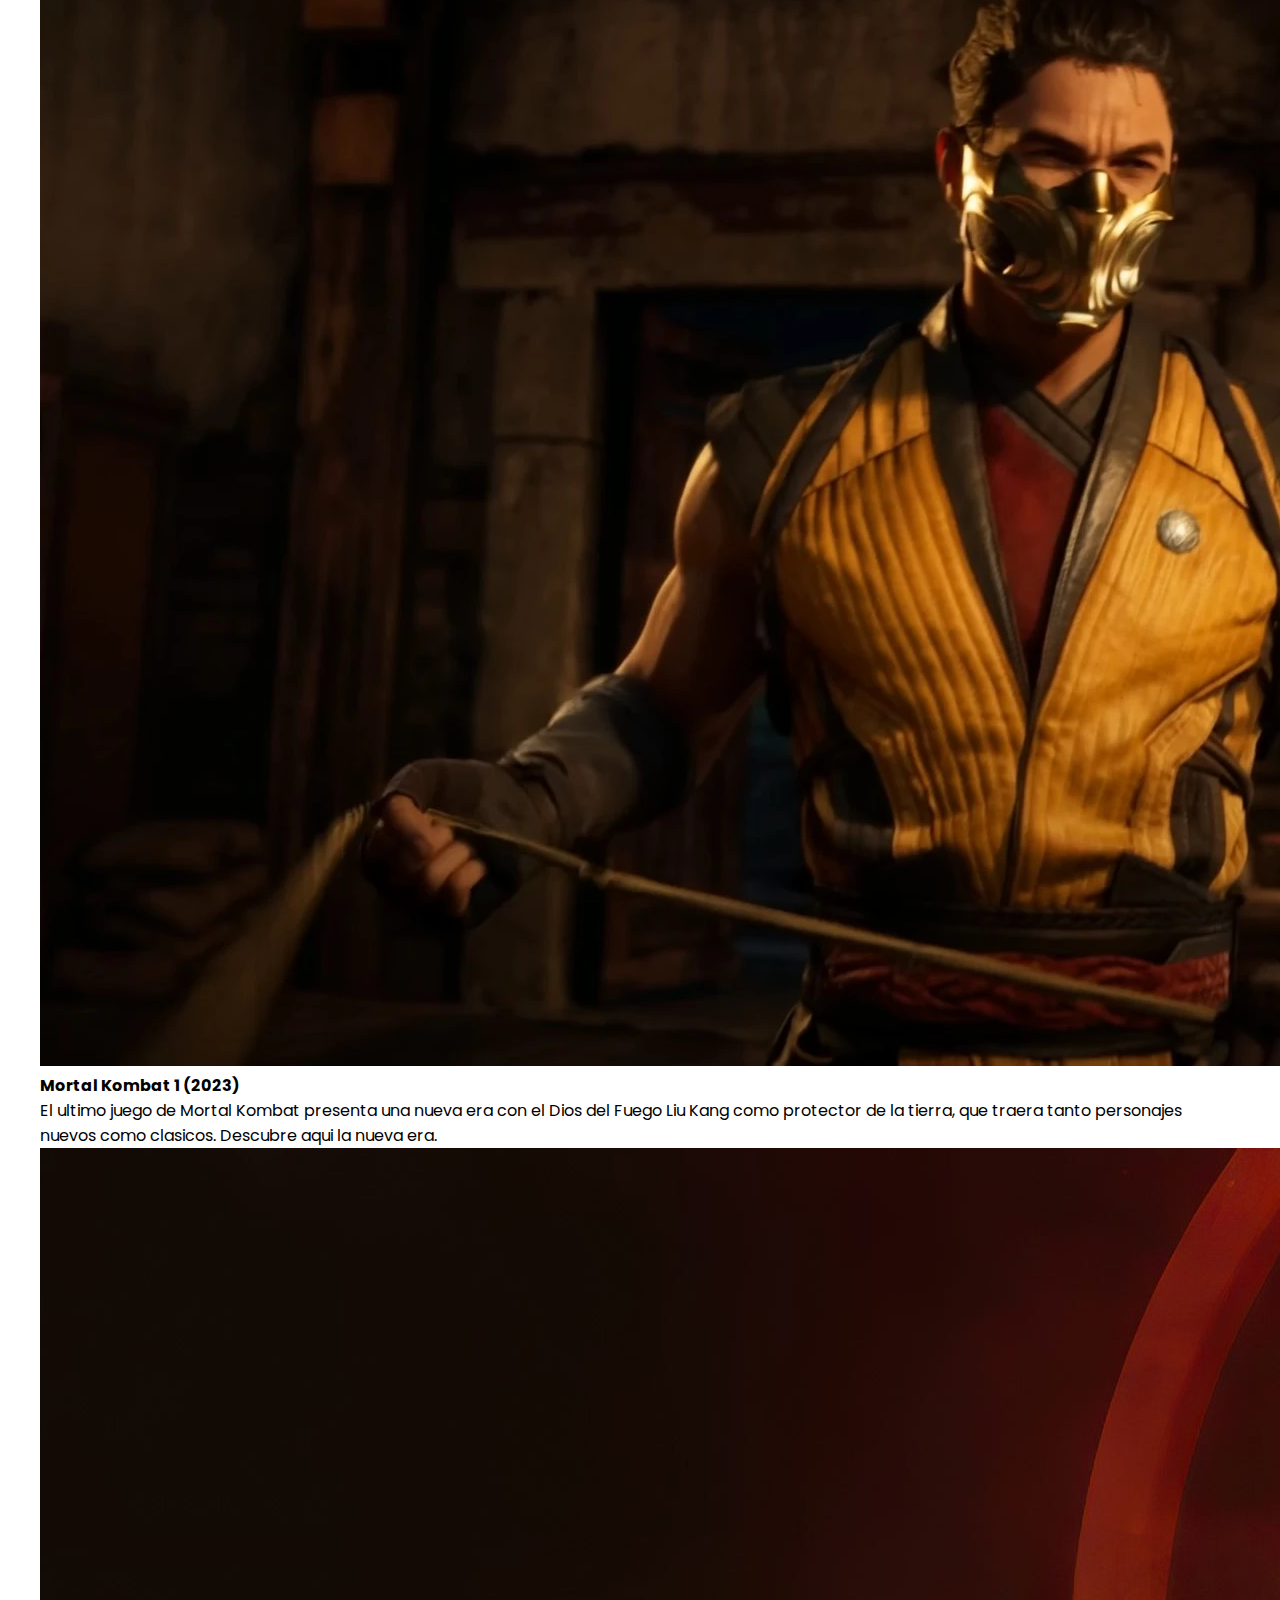
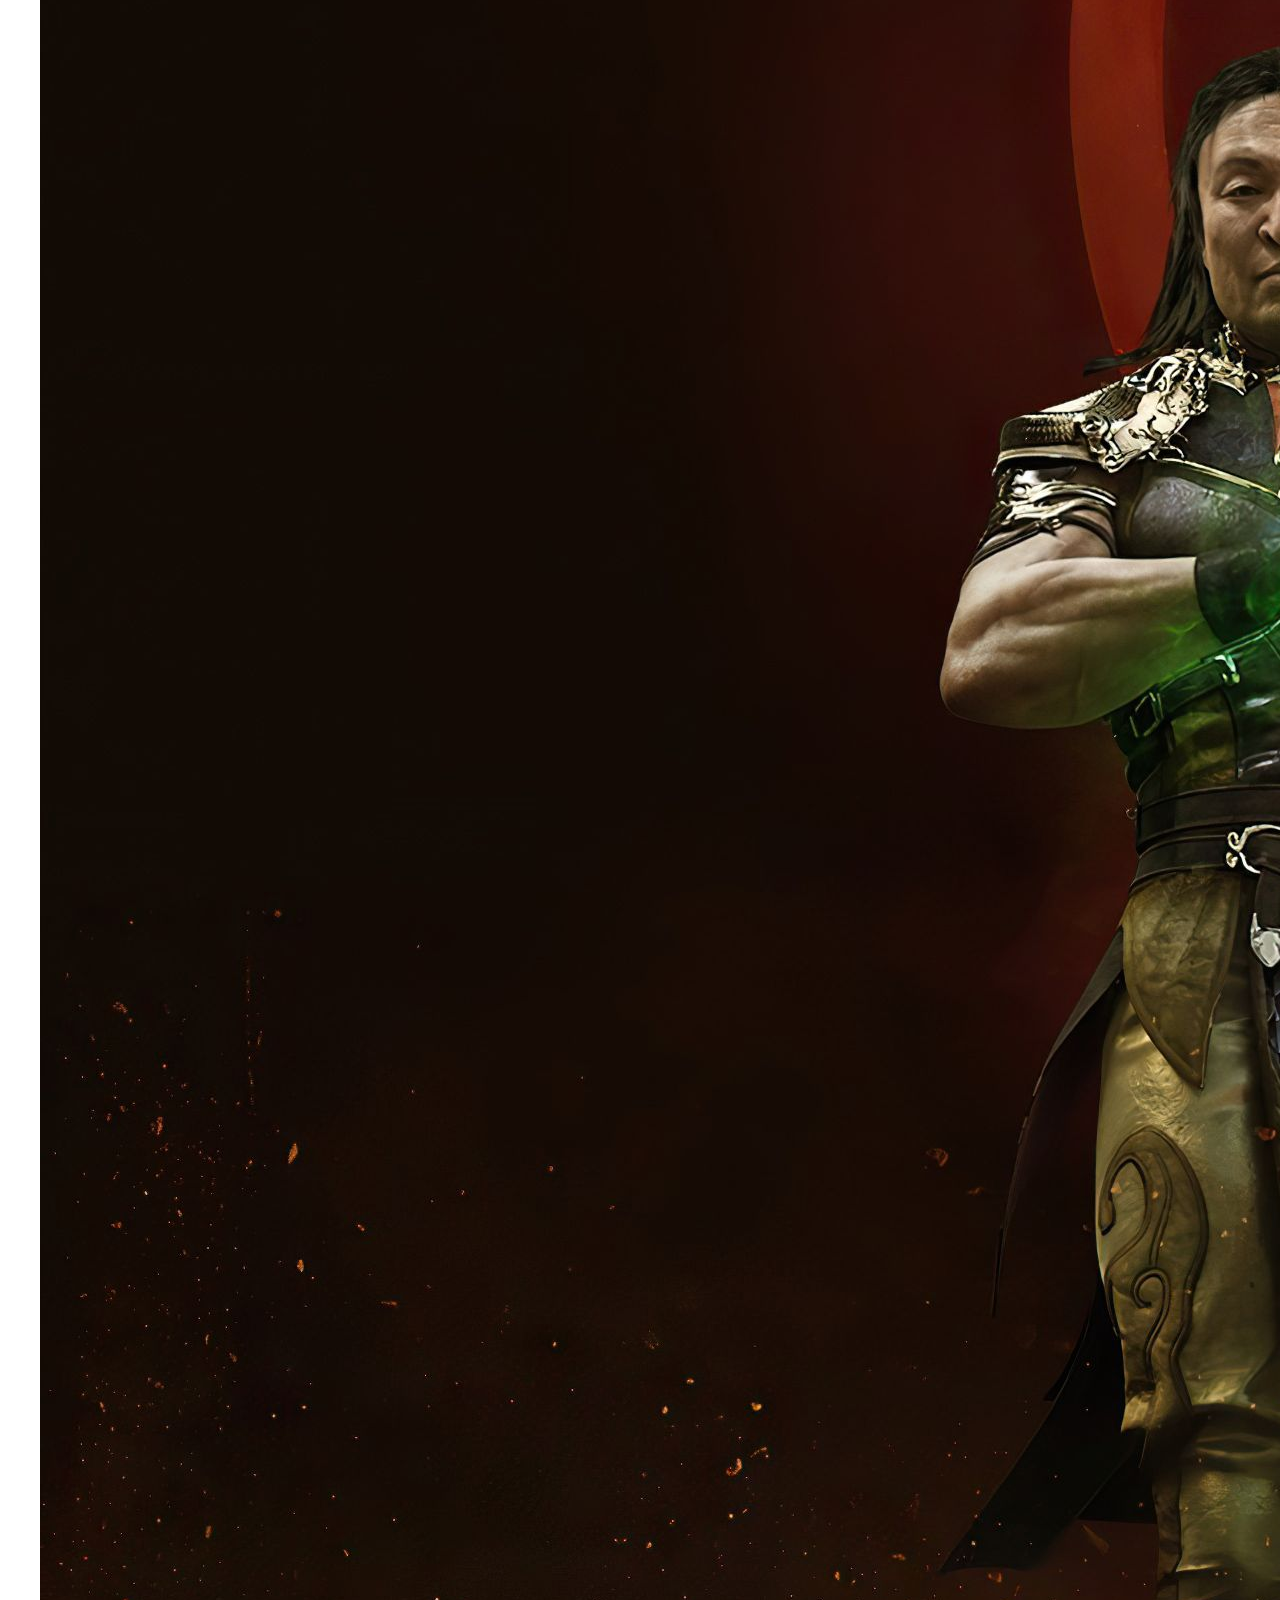
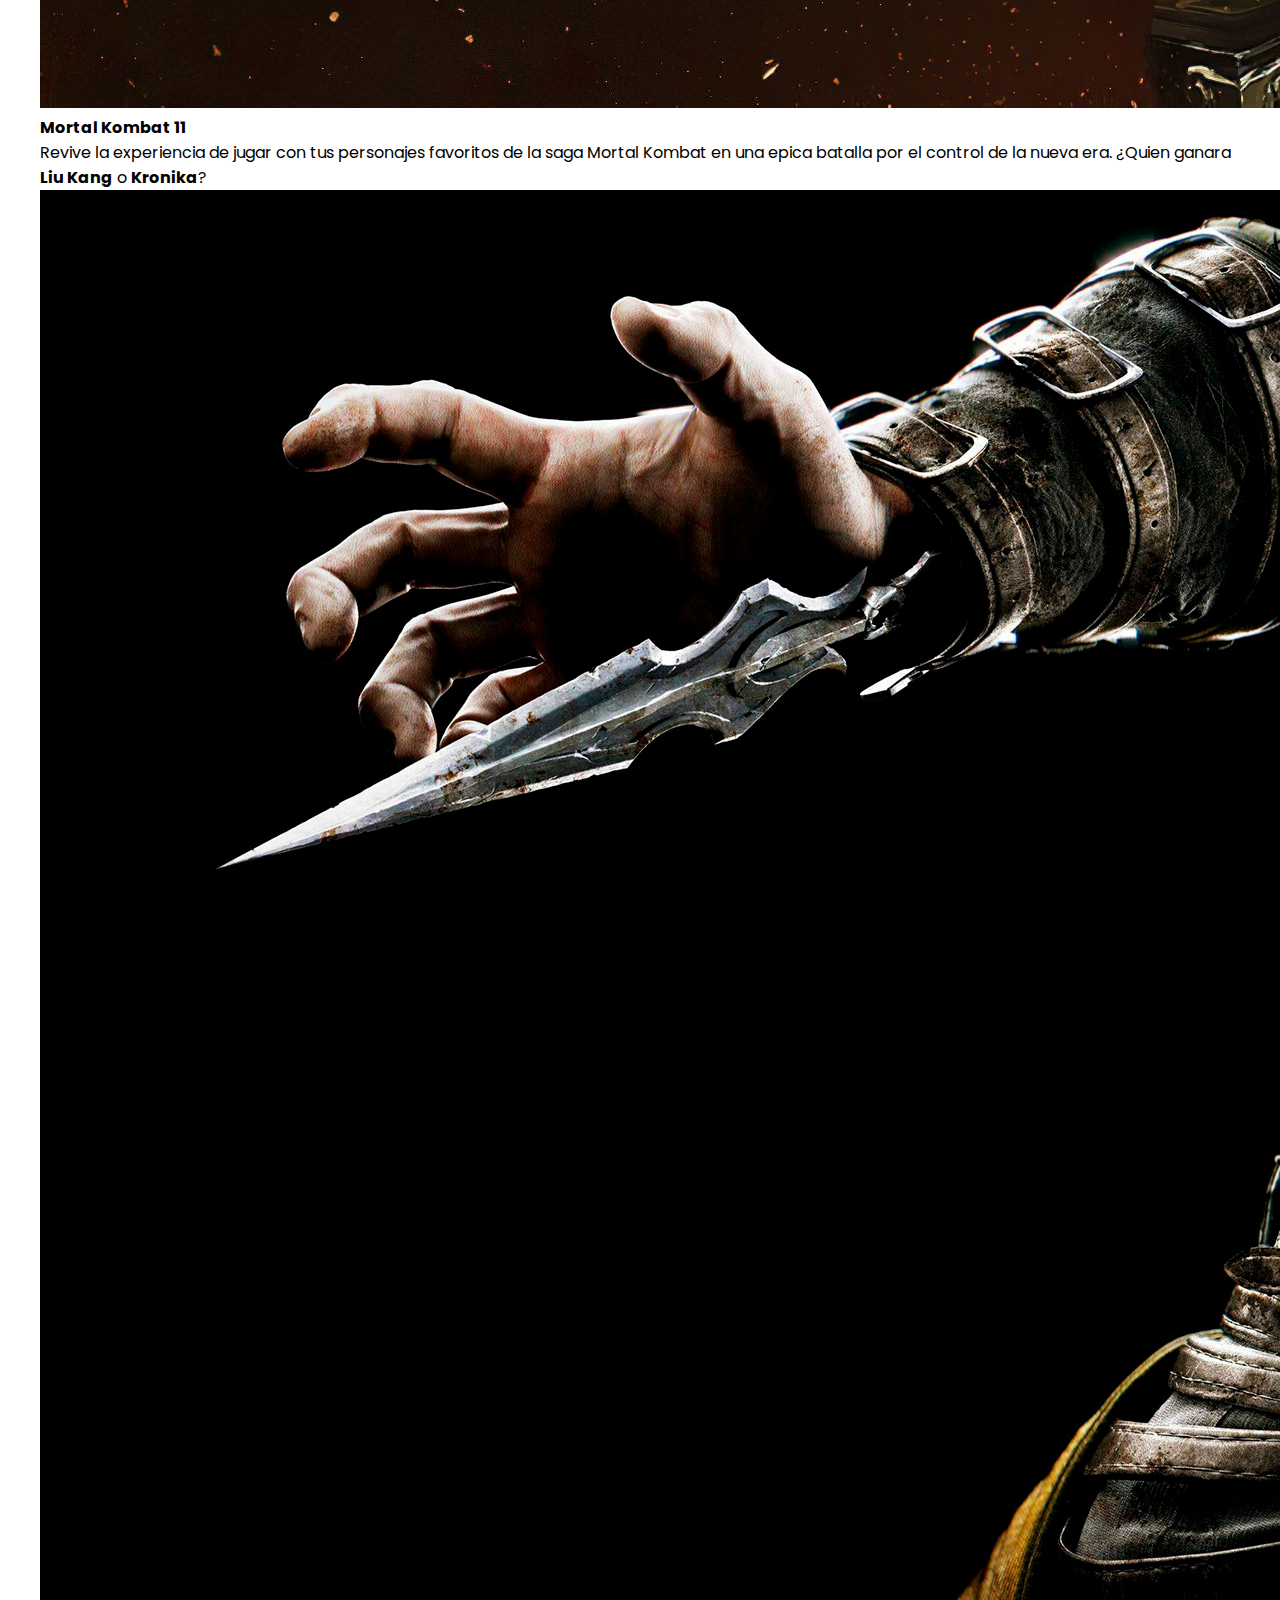
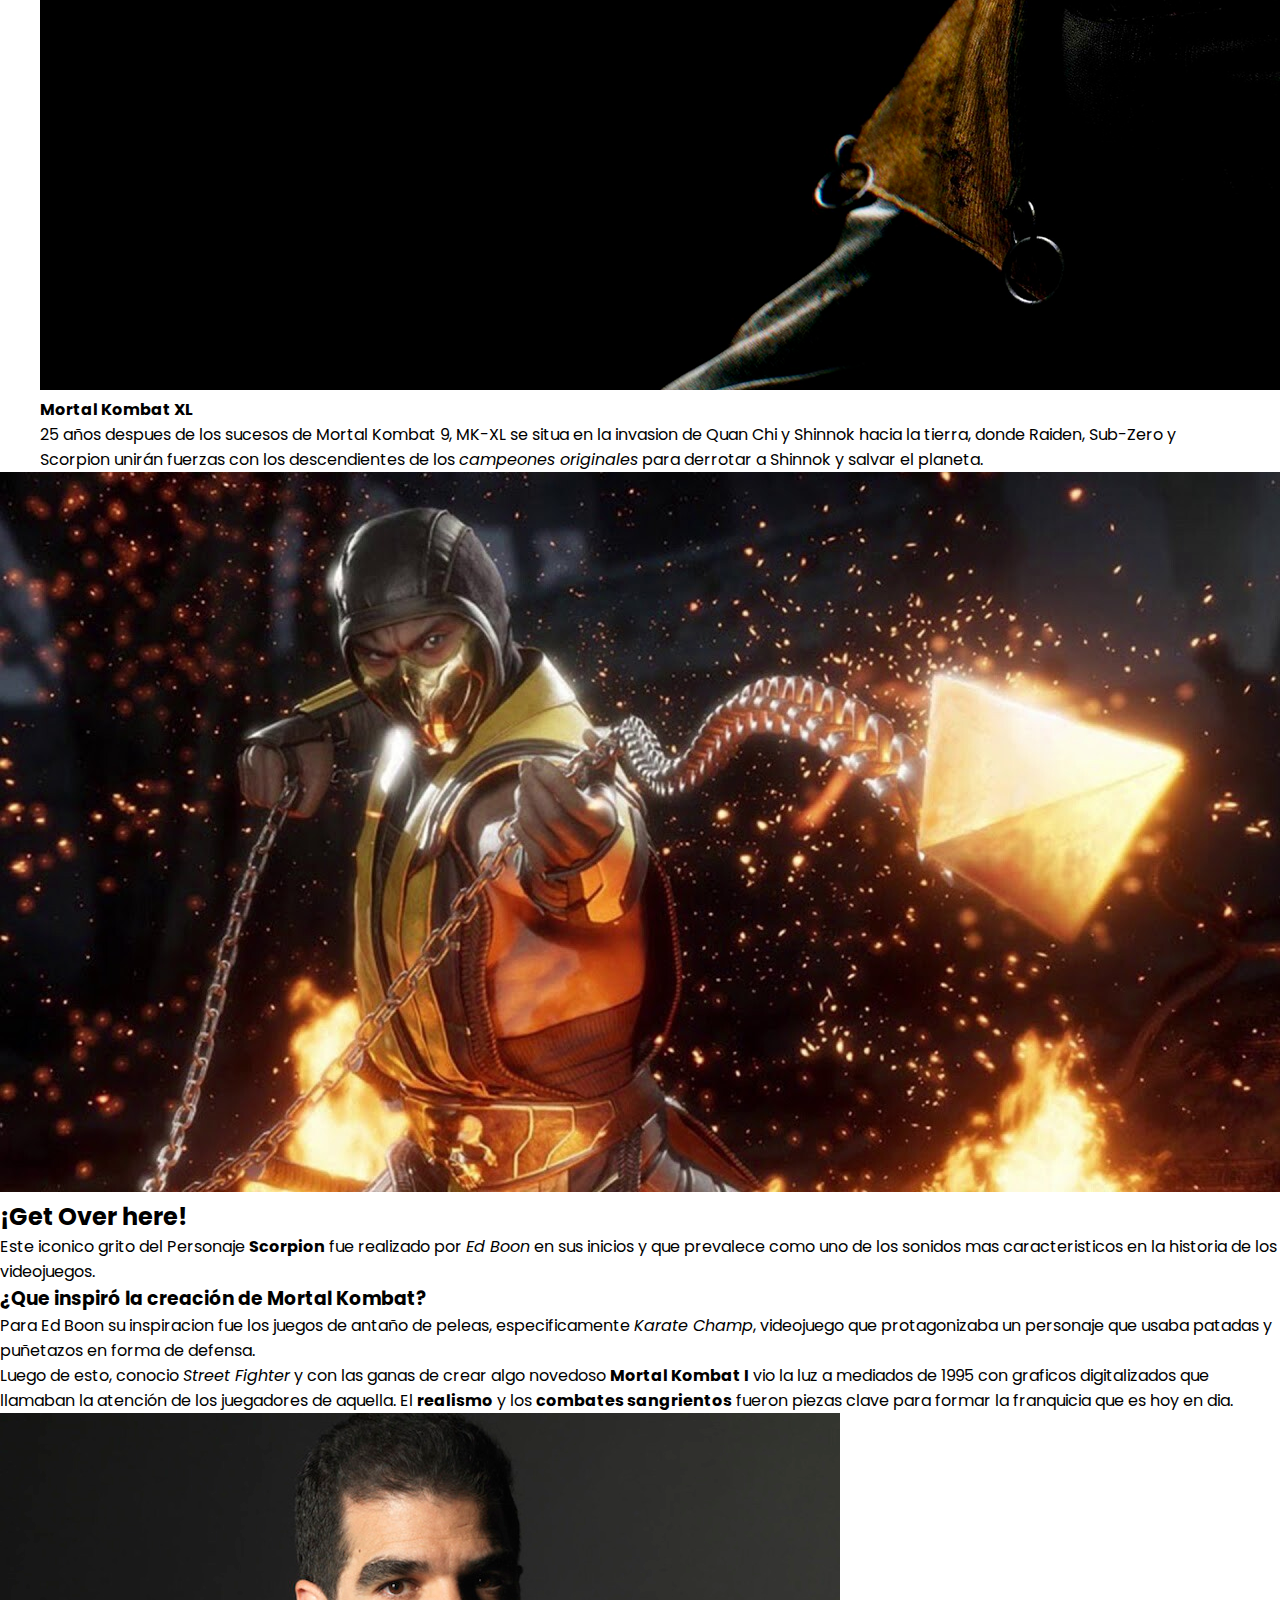
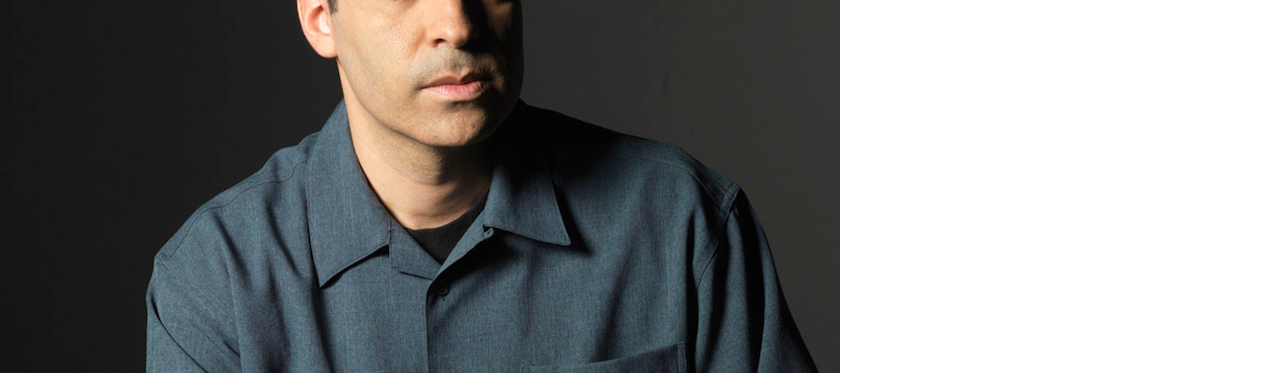
<file: ProyectoV1.9/index.html>
<!DOCTYPE html>
<html lang="en">
<head>
    <meta charset="UTF-8">
    <meta name="viewport" content="width=device-width, initial-scale=1.0">
    <!--LINKS-->
        <!--IconTab-->
        <link rel="shortcut icon" href="./resources/Header/favicon-16x16.png" type="image/x-icon">
        <!--IconsLibrery-->
        <link rel="stylesheet" href="https://cdnjs.cloudflare.com/ajax/libs/font-awesome/5.15.1/css/all.min.css">
        <link rel="stylesheet" href="style.css">
    <title>Mortal Kombat Site</title>
</head>

<body>

    <header class="header">
        <div class="menu container">
            <a href="#" class="logo" >Logo</a>
            <input type="checkbox" id="menu" />
            <label for="menu">
                <!--<img class="Liu_Kang" src="./resources/Header/Tittle.jpg" alt="Liu Kang"> -->
            </label>
            <nav class="navbar">
                <ul class="navbar_items">
                    <li><a href="Design_Guide.html" class="nav_links">Inicio</a></li>
                    <li><a href="#" class="nav_links">Personajes</a></li>
                    <li><a href="#" class="nav_links">Juegos</a></li>
                    <li><a href="#" class="nav_links">Fatalities</a></li>
                </ul>
            </nav>
        </div>

        
        <div class="header-content container">
            <h1 class="title">Mortal Kombat</h1>
        </div>
    </header>


    
    <section class="Middle container">
        <h3>¡Conoce sobre Mortal Kombat!</h3>
        <p>Mortal Kombat posee un gran universo repleto de historias, personajes y mecanicas de juego.<br>¡Conocelas Aqui!</p>
        
        <div class="Label1">
            <img src="./resources/FirstContainer/Personajes.jpg" alt="Personajes Mortal Kombat">
            <h4>Campeones</h4>
            <a href="#" class="btn-1">Leer más</a>
        </div>

        <div class="Label1">
            <img src="./resources/FirstContainer/Juegos.jpeg" alt="Caratula Juego Mortal Kombat">
            <h4>Juegos</h4>
            <a href="#" class="btn-1">Leer más</a>
        </div>
        
        <div class="Label1">
            <img src="./resources/FirstContainer/fatality.jpg" alt="Imagen Fatality">
            <h4>Fatalities</h4>
            <a href="#" class="btn-1">Leer más</a>
        </div>

    </section>

    <br>

    <main class="Mortal-Kombat-History container">

        <section id="kronology">
            <div id="kronology-Container">
    
                <div id="Subtitle-Kronology">
                    <h2>"Lo llevamos en la sangre"</h2>
                    <p>"<cite>Mortal Combat 1 (2023)</cite>"</p>
                </div>
            
    
                <article id="Mortal Kombat 1 (2023)">
                    <div id="ImageGallery-mk1">
                        <img src="./resources/SecondContainer/mortal-kombat-1.jpg" alt="Mortal Kombat 1 (2023)">
                        <h4>Mortal Kombat 1 (2023)</h4>
                        <p>El ultimo juego de Mortal Kombat presenta una nueva era con el Dios del Fuego Liu Kang como protector de la tierra, que traera tanto personajes nuevos como clasicos. Descubre aqui la nueva era. </p>
                    </div>
                </article>
        
                <article id="Mortal Kombat 11">
                    <div id="ImageGallery-mk11">
                        <img src="./resources/SecondContainer/MK11-Wallpaper-Desktop.jpg" alt="MortalKombat 11">
                        <h4>Mortal Kombat 11</h4>
                        <p>Revive la experiencia de jugar con tus personajes favoritos de la saga Mortal Kombat en una epica batalla por el control de la nueva era. ¿Quien ganara <b>Liu Kang</b> o <b>Kronika</b>? </p>
                    </div>
                </div>
        
                <article id="Mortal Kombat XL">
                    <div id="ImageGallery-mkXL">
                        <img src="./resources/SecondContainer/Scorpion.jpg" alt="Scorpion">
                        <h4>Mortal Kombat XL</h4>
                        <p> 25 años despues de los sucesos de Mortal Kombat 9, <abbr title="Mortal Kombat Xl">MK-XL</abbr> se situa en la invasion de Quan Chi y Shinnok hacia la tierra, donde Raiden, Sub-Zero y Scorpion unirán fuerzas con los descendientes de los <em>campeones originales</em> para derrotar a Shinnok y salvar el planeta.</p>
                    </div>
                </article>
            </div>
        </section>
    </main>
    

    <section id="inspiracion-mk container">
        <article id="Que inspiro Mortal Kombat">
            <img src="./resources/About/ScorpionGetOverHere.jpeg" alt="Scorpion Get Over Here">
            <h2 id="Get Over here">¡Get Over here!</h2>
            <p>Este iconico grito del Personaje <strong>Scorpion</strong> fue realizado por  <em>Ed Boon</em> en sus inicios y que prevalece como uno de los sonidos mas caracteristicos en la historia de los videojuegos.</p>

            <h3 id="Inspiracion Ed Boom">¿Que inspiró la creación de Mortal Kombat?</h3>
            
                <p class="txt-p">Para Ed Boon su inspiracion fue los juegos de antaño de peleas, especificamente <em>Karate Champ</em>, videojuego que protagonizaba un personaje que usaba patadas y puñetazos en forma de defensa. <br> Luego de esto, conocio <em>Street Fighter</em> y con las ganas de crear algo novedoso <b>Mortal Kombat I</b> vio la luz a mediados de 1995 con graficos digitalizados que llamaban la atención de los juegadores de aquella. El <b>realismo</b> y los <strong>combates sangrientos</strong> fueron piezas clave para formar la franquicia que es hoy en dia.</p>
                <img src="./resources/About/ed_boonjpg.jpg" alt="Ed Boon Creador De Mortal Kombat">
        </article>

    </section>

</body>
</html>
</file>
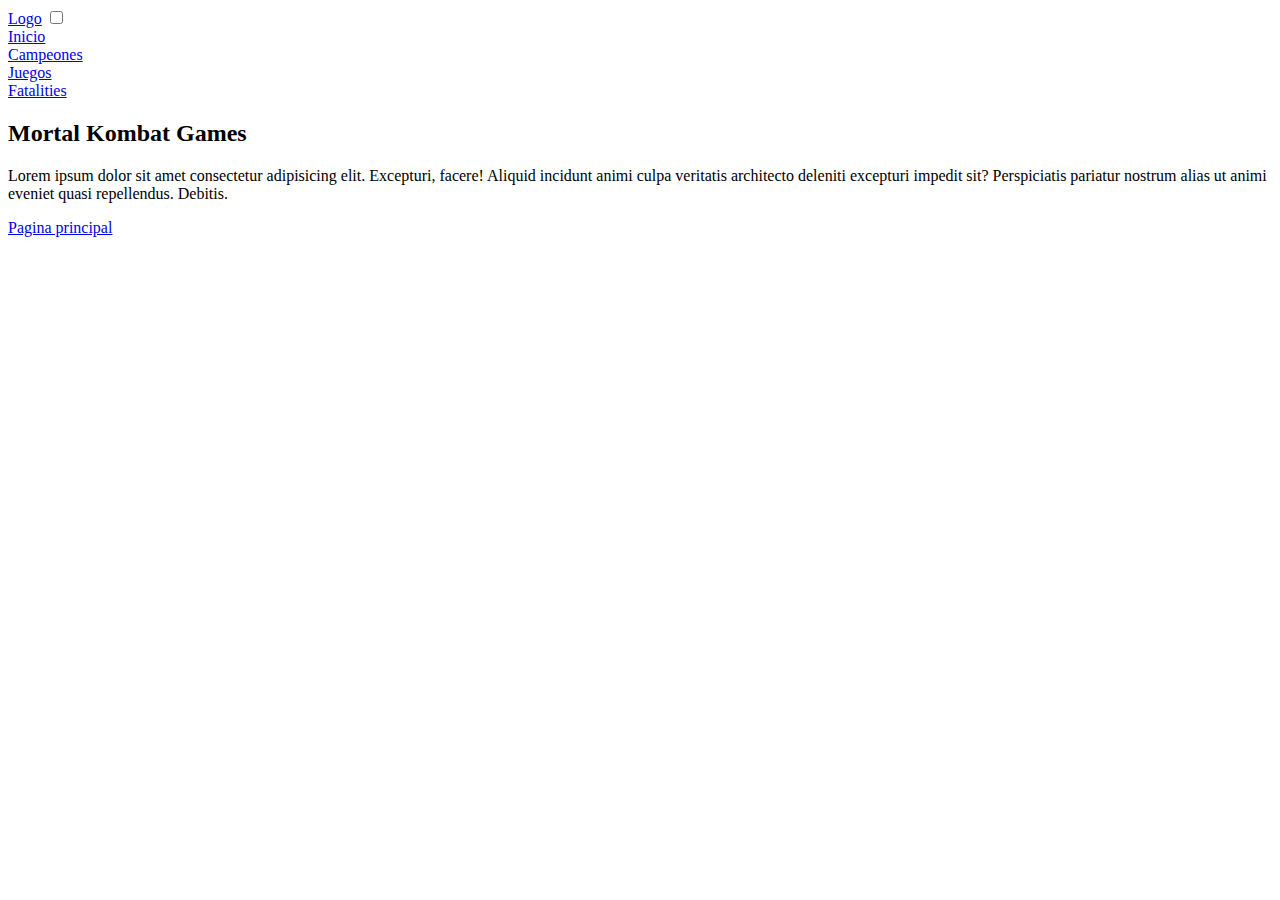
<file: ProyectoV1/index.html>
<!DOCTYPE html>
<html lang="en">
<head>
    <meta charset="UTF-8">
    <meta name="viewport" content="width=device-width, initial-scale=1.0">
    <!--LINKS-->
        <!--IconTab-->
        <link rel="shortcut icon" href="resources/Iconfav.png" type="image/x-icon">
        <!--IconsLibrery-->
        <link rel="stylesheet" href="https://cdnjs.cloudflare.com/ajax/libs/font-awesome/5.15.1/css/all.min.css">
    <title>Mortal Kombat Site</title>
</head>
<body>

</body>

    <div class="head">

        <div class="logo">
            <a href="#" class="logo" >Logo</a>
            <input type="checkbox" id="menu">

        </div>

        <nav class="navbar">
            <li><a href="#">Inicio</a></li>
            <li><a href="#">Campeones</a></li>
            <li><a href="#">Juegos</a></li>
            <li><a href="#">Fatalities</a></li>
        </nav>
    </div>

    <header class="header-content contain">

        <h2 class="title">Mortal Kombat Games</h2>
            <p>
            Lorem ipsum dolor sit amet consectetur adipisicing elit. Excepturi, facere! Aliquid incidunt animi culpa veritatis architecto deleniti excepturi impedit sit? Perspiciatis pariatur nostrum alias ut animi eveniet quasi repellendus. Debitis.
            </p>
        

        <div class="btn-home">
            <a href="#" class="btn">Pagina principal</a>
        </div>
    </header>

    <section class="content new">
        
    </section>

</html>
</file>
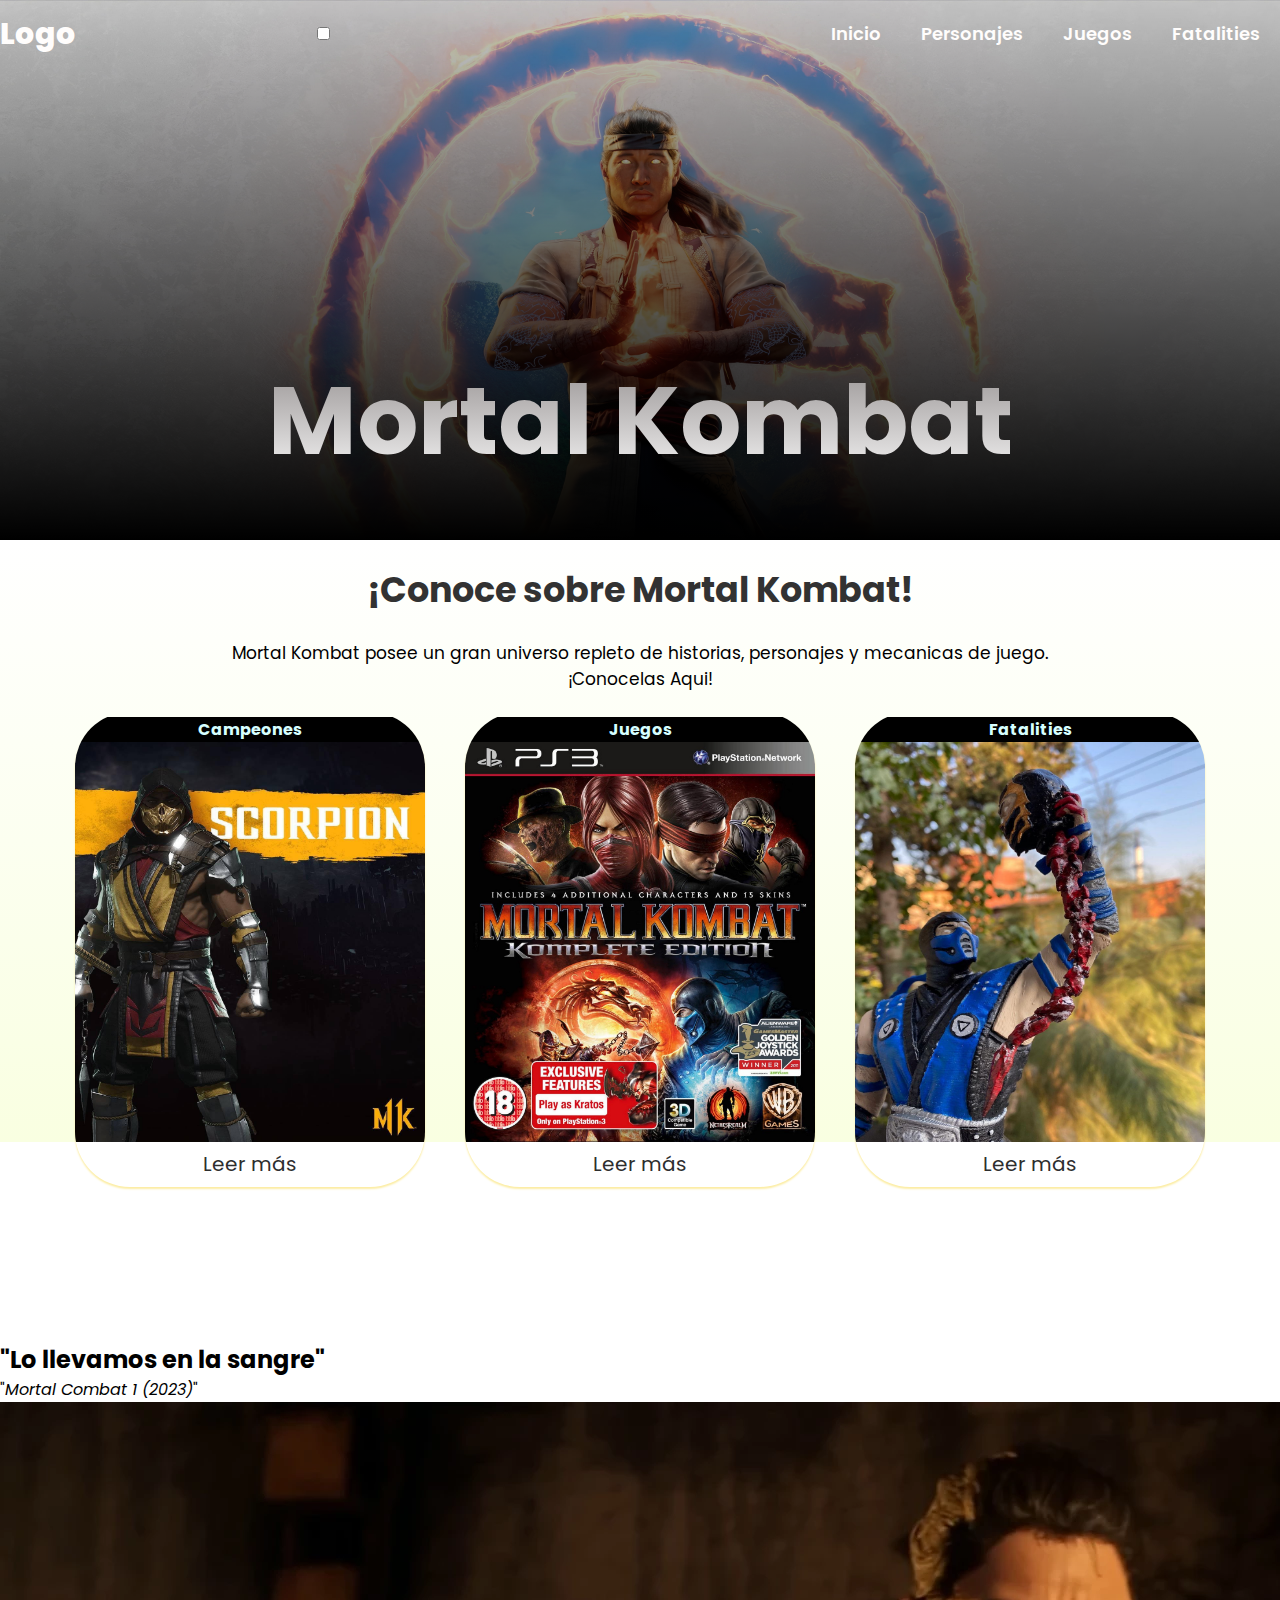
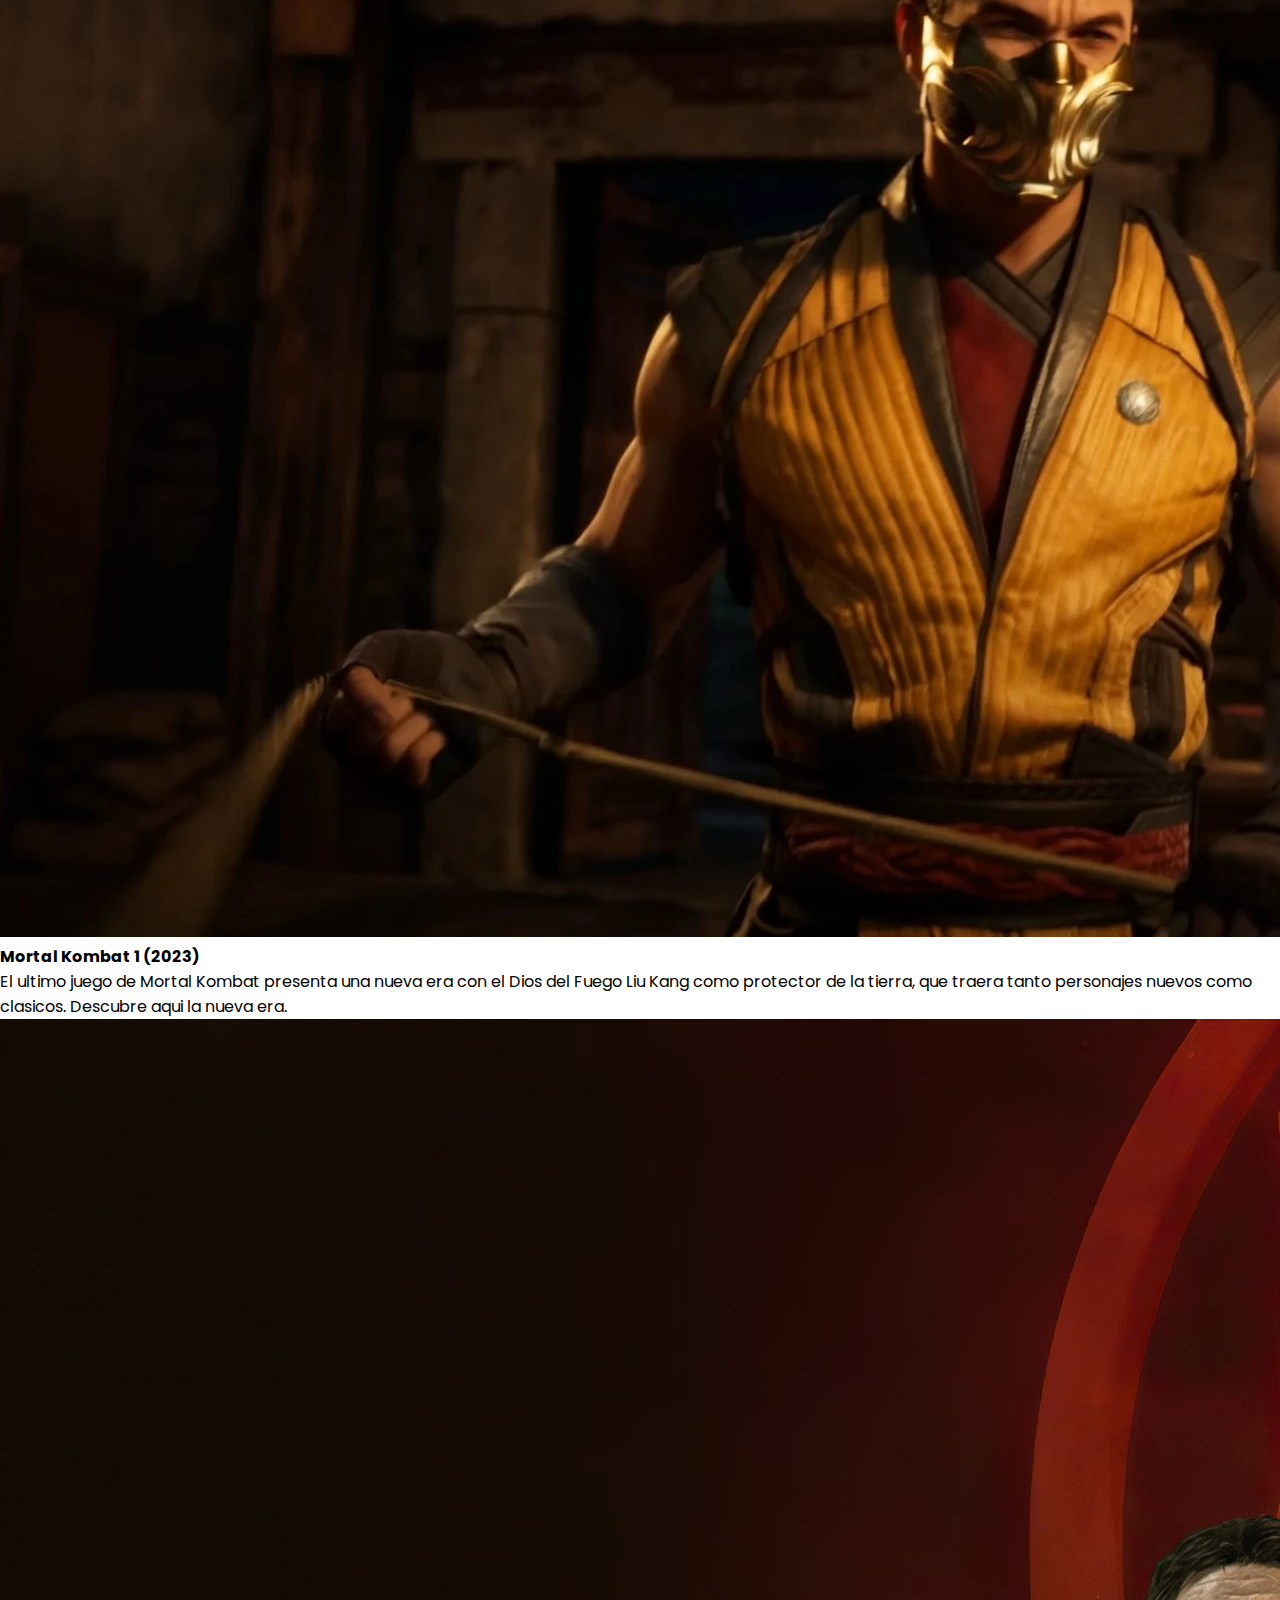
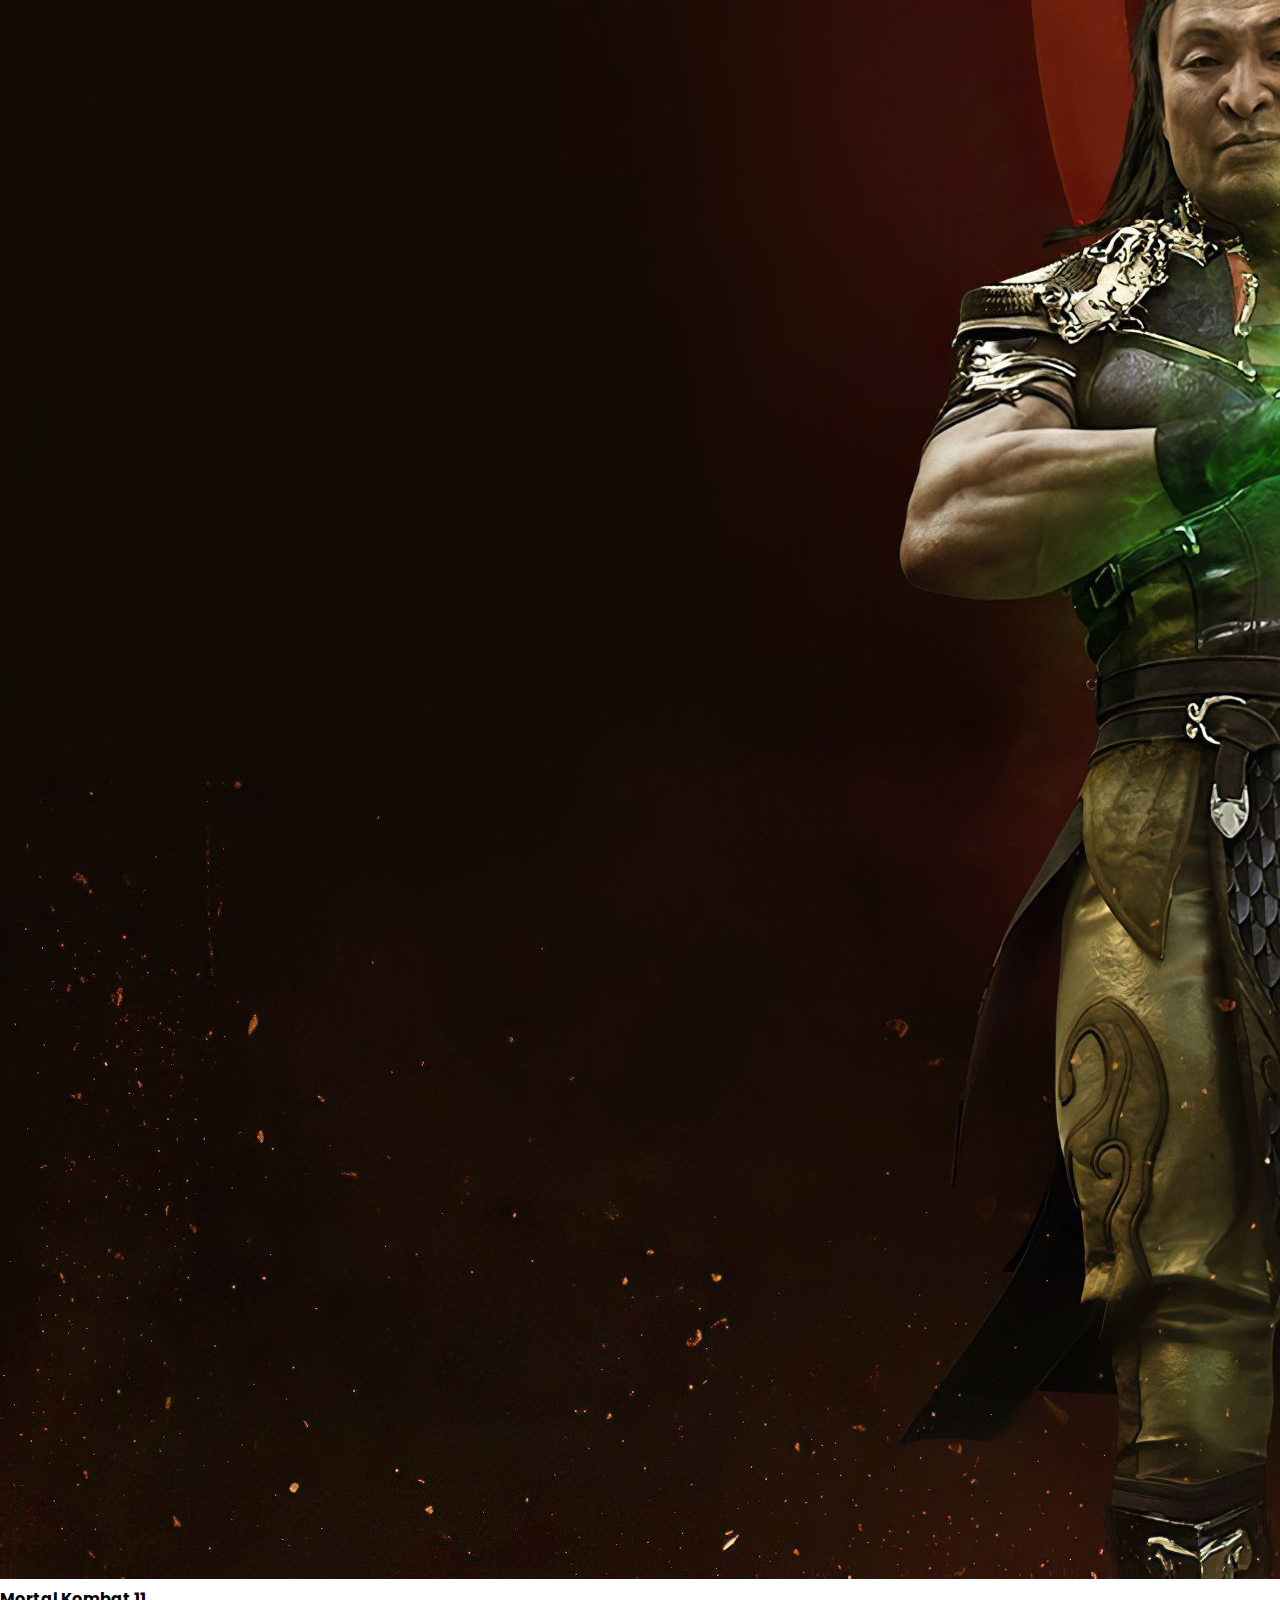
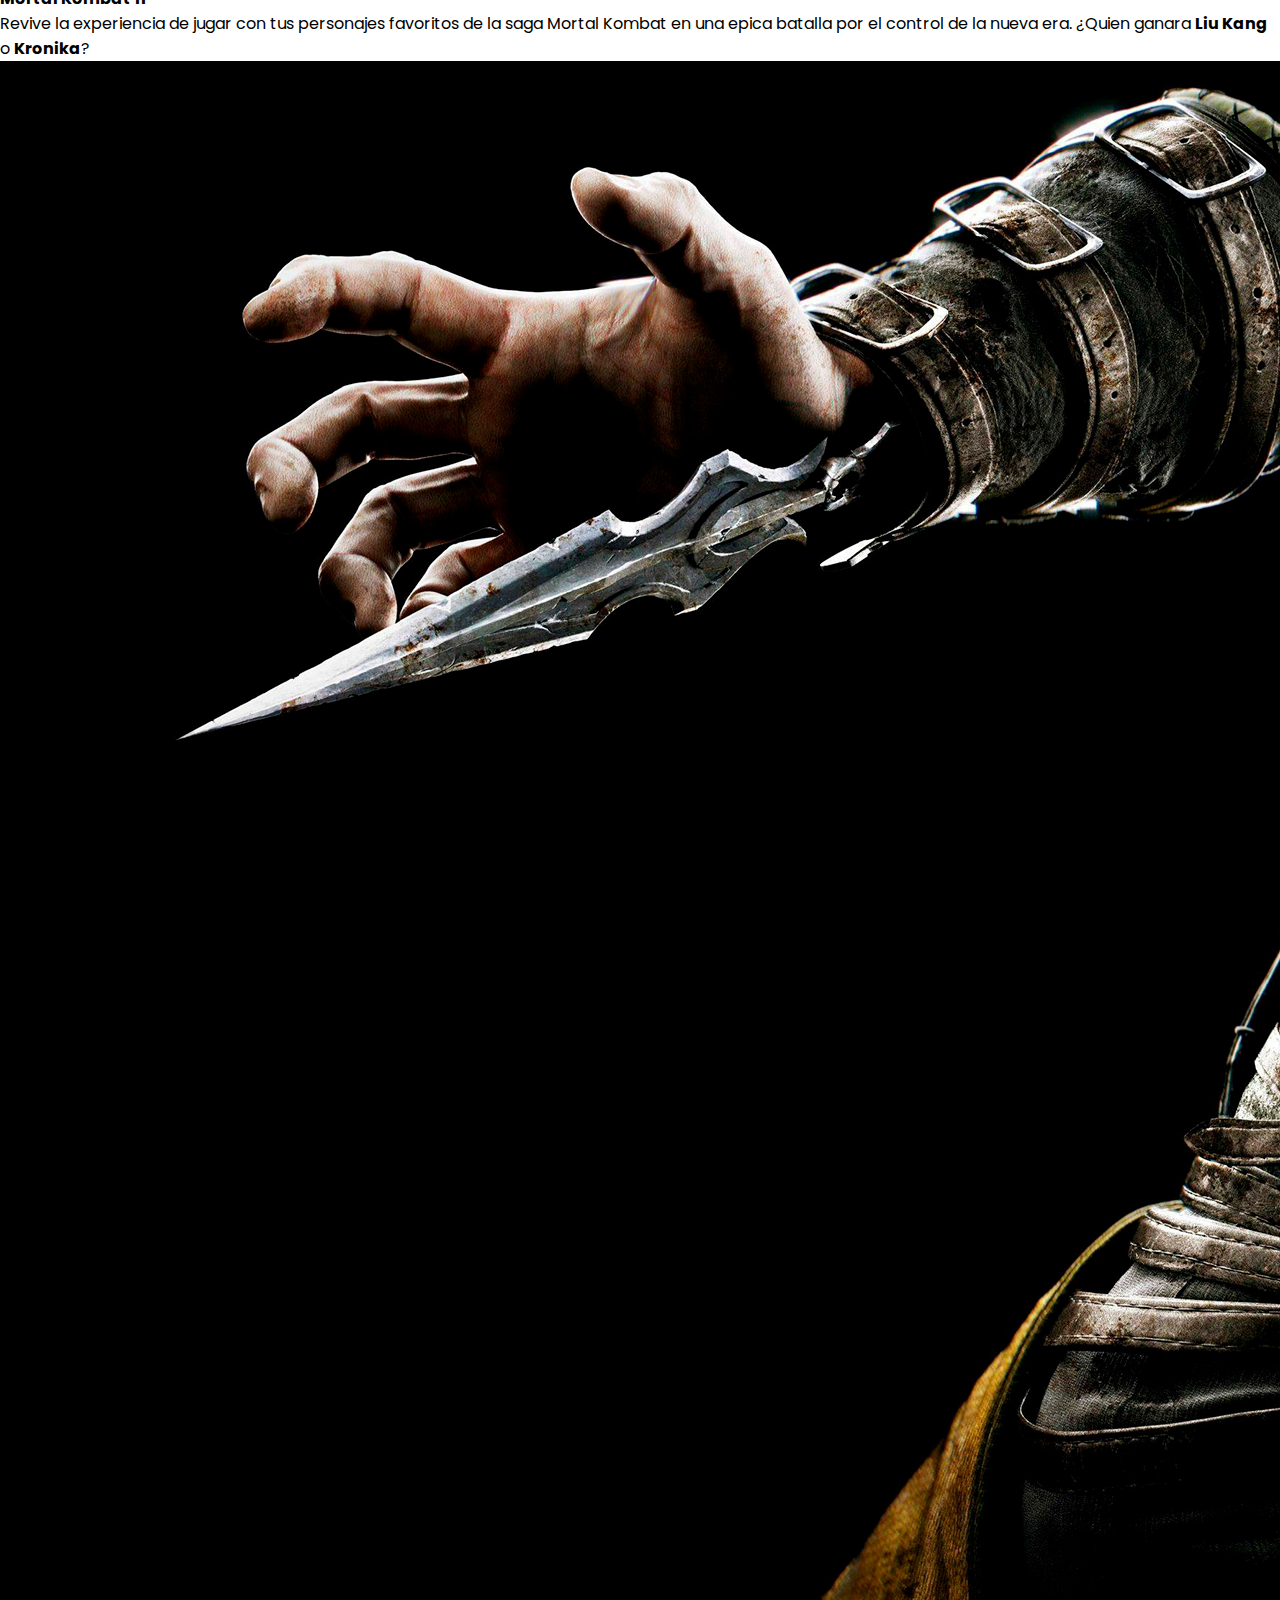
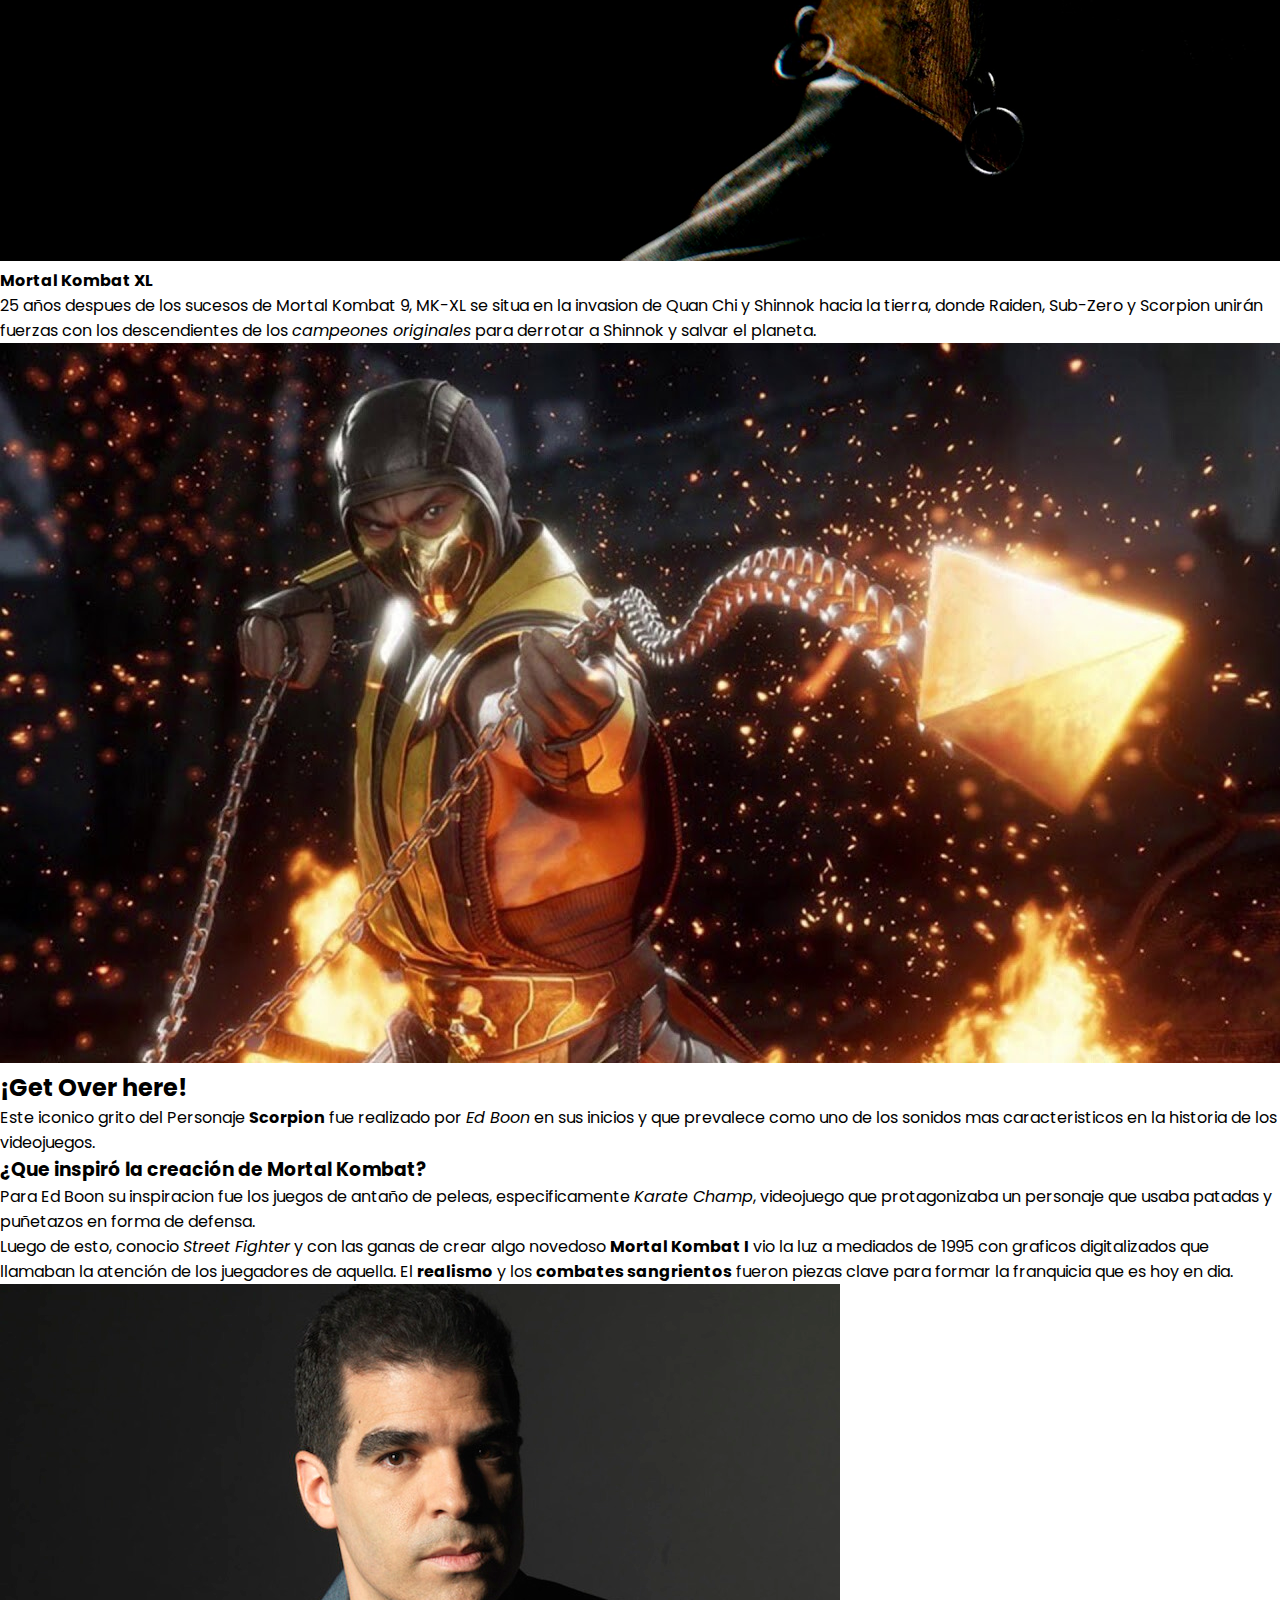
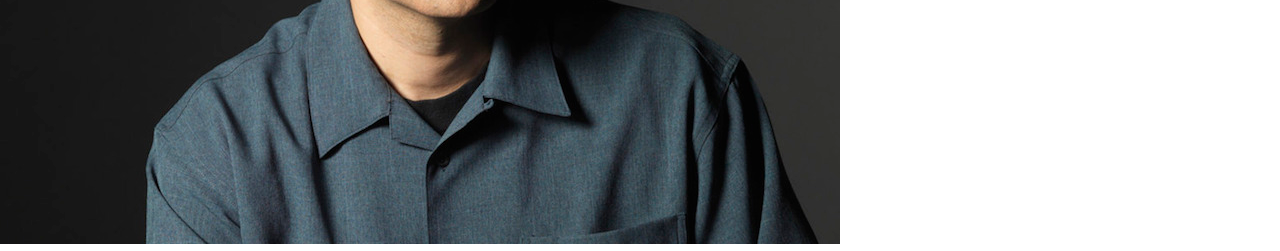
<file: ProyectoV2.1/index.html>
<!DOCTYPE html>
<html lang="en">
<head>
    <meta charset="UTF-8">
    <meta name="viewport" content="width=device-width, initial-scale=1.0">
    <!--LINKS-->
        <!--IconTab-->
        <link rel="shortcut icon" href="./resources/Header/favicon-16x16.png" type="image/x-icon">
        <!--IconsLibrery-->
        <link rel="stylesheet" href="https://cdnjs.cloudflare.com/ajax/libs/font-awesome/5.15.1/css/all.min.css">
        <link rel="stylesheet" href="style.css">
    <title>Mortal Kombat Site</title>
</head>

<body>

    <header class="header">
        <div class="menu container">
            <a href="#" class="logo" >Logo</a>
            <input type="checkbox" id="menu" />
            <label for="menu">
                <!--<img class="Liu_Kang" src="./resources/Header/Tittle.jpg" alt="Liu Kang"> -->
            </label>
            <nav class="navbar">
                <ul class="navbar_items">
                    <li><a href="Design_Guide.html" class="nav_links">Inicio</a></li>
                    <li><a href="#" class="nav_links">Personajes</a></li>
                    <li><a href="#" class="nav_links">Juegos</a></li>
                    <li><a href="#" class="nav_links">Fatalities</a></li>
                </ul>
            </nav>
        </div>

        
        <div class="header-content container">
            <h1 class="title">Mortal Kombat</h1>
        </div>
    </header>


    
    <section class="Middle container">
        <h3>¡Conoce sobre Mortal Kombat!</h3>
        <p>Mortal Kombat posee un gran universo repleto de historias, personajes y mecanicas de juego.<br>¡Conocelas Aqui!</p>
        
        <div class="Middle-group">

            <div class="Cards">
                <h4>Campeones</h4>
                <img src="./resources/FirstContainer/Personajes.jpg" class="imgMiddle" alt="Personajes Mortal Kombat">
                <a href="#" class="btn-1">Leer más</a>
            </div>
    
            <div class="Cards">
                <h4>Juegos</h4>
                <img src="./resources/FirstContainer/Juegos.jpeg" class="imgMiddle" alt="Caratula Juego Mortal Kombat">
                <a href="#" class="btn-1">Leer más</a>
            </div>
            
            <div class="Cards">
                <h4>Fatalities</h4>
                <img src="./resources/FirstContainer/fatality.jpg" class="imgMiddle" alt="Imagen Fatality">
                <a href="#" class="btn-1">Leer más</a>
            </div>
        </div>
        

    </section>

    <main class="Mortal-Kombat-History container margin">

        <section id="kronology">
            <div id="kronology-Container">
    
                <div id="Subtitle-Kronology">
                    <h2>"Lo llevamos en la sangre"</h2>
                    <p>"<cite>Mortal Combat 1 (2023)</cite>"</p>
                </div>
            
    
                <article id="Mortal Kombat 1 (2023)">
                    <div id="ImageGallery-mk1">
                        <img src="./resources/SecondContainer/mortal-kombat-1.jpg" alt="Mortal Kombat 1 (2023)">
                        <h4>Mortal Kombat 1 (2023)</h4>
                        <p>El ultimo juego de Mortal Kombat presenta una nueva era con el Dios del Fuego Liu Kang como protector de la tierra, que traera tanto personajes nuevos como clasicos. Descubre aqui la nueva era. </p>
                    </div>
                </article>
        
                <article id="Mortal Kombat 11">
                    <div id="ImageGallery-mk11">
                        <img src="./resources/SecondContainer/MK11-Wallpaper-Desktop.jpg" alt="MortalKombat 11">
                        <h4>Mortal Kombat 11</h4>
                        <p>Revive la experiencia de jugar con tus personajes favoritos de la saga Mortal Kombat en una epica batalla por el control de la nueva era. ¿Quien ganara <b>Liu Kang</b> o <b>Kronika</b>? </p>
                    </div>
                </div>
        
                <article id="Mortal Kombat XL">
                    <div id="ImageGallery-mkXL">
                        <img src="./resources/SecondContainer/Scorpion.jpg" alt="Scorpion">
                        <h4>Mortal Kombat XL</h4>
                        <p> 25 años despues de los sucesos de Mortal Kombat 9, <abbr title="Mortal Kombat Xl">MK-XL</abbr> se situa en la invasion de Quan Chi y Shinnok hacia la tierra, donde Raiden, Sub-Zero y Scorpion unirán fuerzas con los descendientes de los <em>campeones originales</em> para derrotar a Shinnok y salvar el planeta.</p>
                    </div>
                </article>
            </div>
        </section>
    </main>
    

    <section id="inspiracion-mk container">
        <article id="Que inspiro Mortal Kombat">
            <img src="./resources/About/ScorpionGetOverHere.jpeg" alt="Scorpion Get Over Here">
            <h2 id="Get Over here">¡Get Over here!</h2>
            <p>Este iconico grito del Personaje <strong>Scorpion</strong> fue realizado por  <em>Ed Boon</em> en sus inicios y que prevalece como uno de los sonidos mas caracteristicos en la historia de los videojuegos.</p>

            <h3 id="Inspiracion Ed Boom">¿Que inspiró la creación de Mortal Kombat?</h3>
            
                <p class="txt-p">Para Ed Boon su inspiracion fue los juegos de antaño de peleas, especificamente <em>Karate Champ</em>, videojuego que protagonizaba un personaje que usaba patadas y puñetazos en forma de defensa. <br> Luego de esto, conocio <em>Street Fighter</em> y con las ganas de crear algo novedoso <b>Mortal Kombat I</b> vio la luz a mediados de 1995 con graficos digitalizados que llamaban la atención de los juegadores de aquella. El <b>realismo</b> y los <strong>combates sangrientos</strong> fueron piezas clave para formar la franquicia que es hoy en dia.</p>
                <img src="./resources/About/ed_boonjpg.jpg" alt="Ed Boon Creador De Mortal Kombat">
        </article>

    </section>

</body>
</html>
</file>
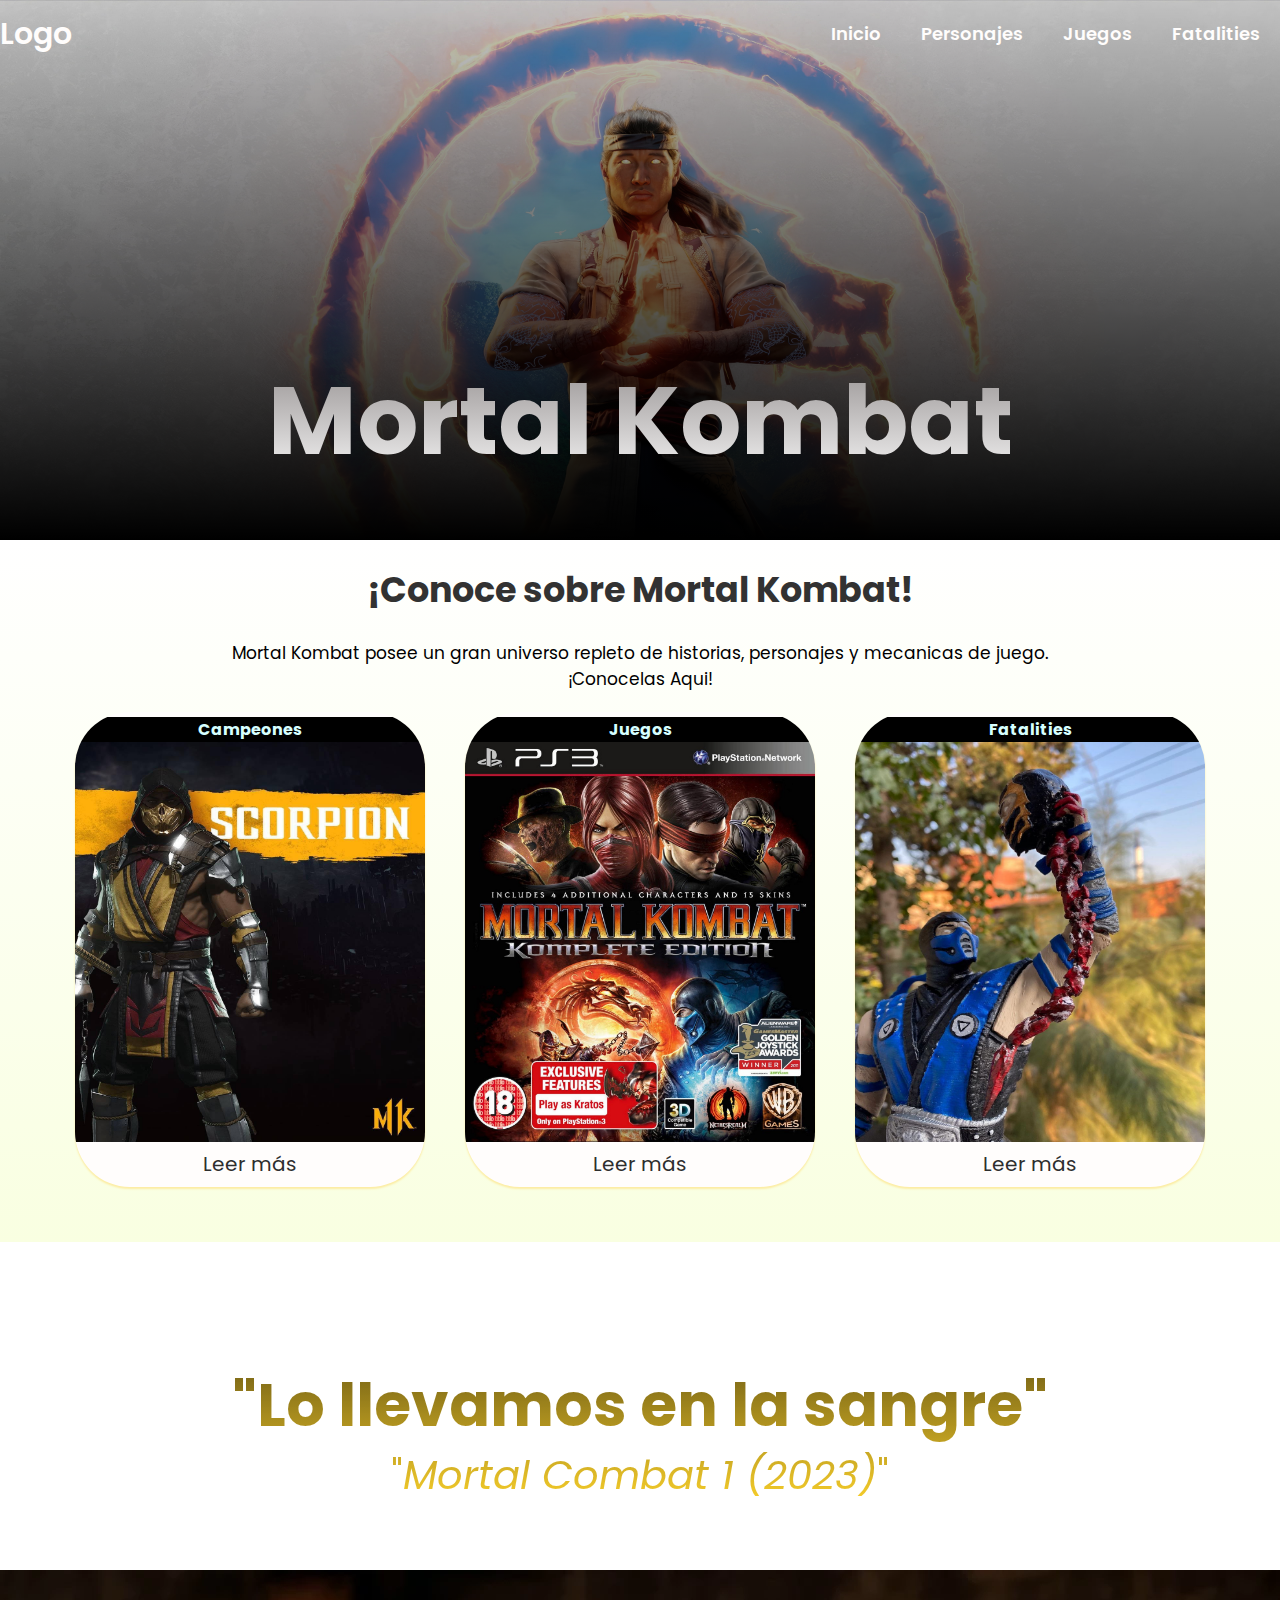
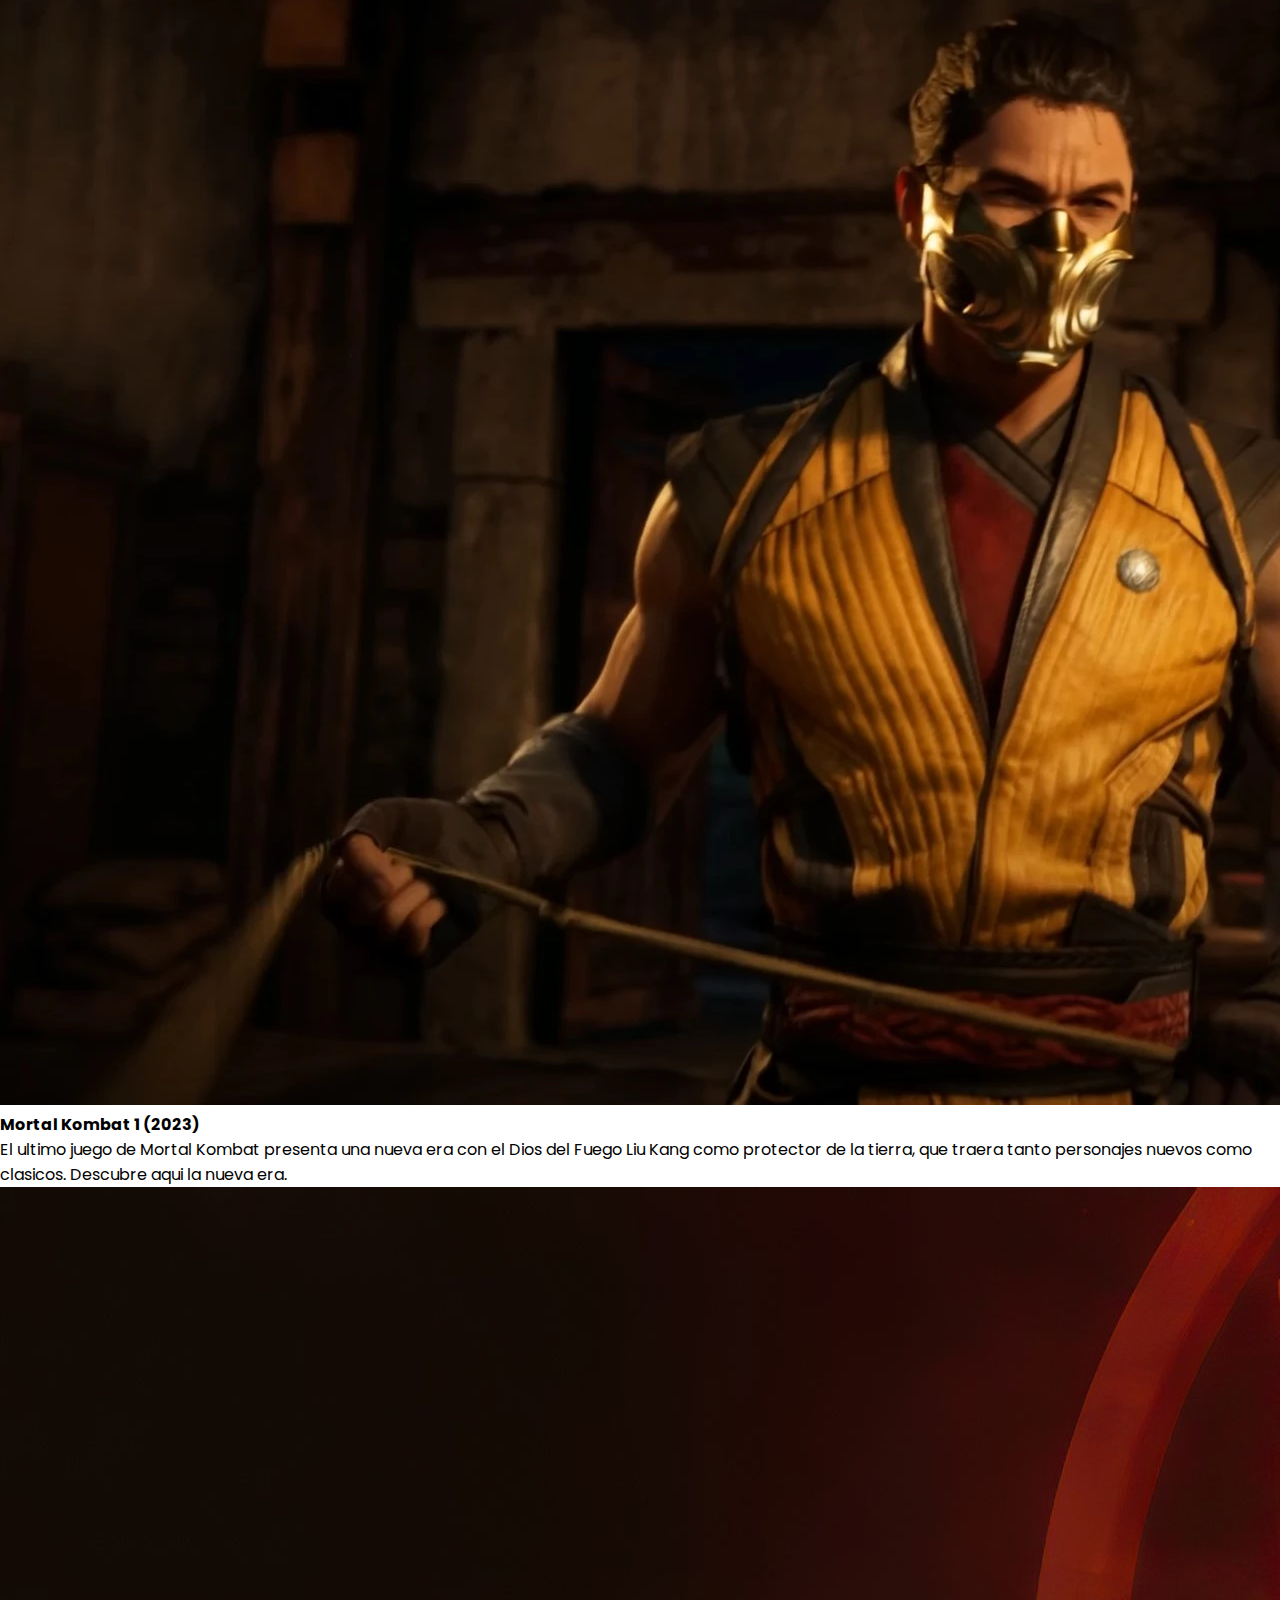
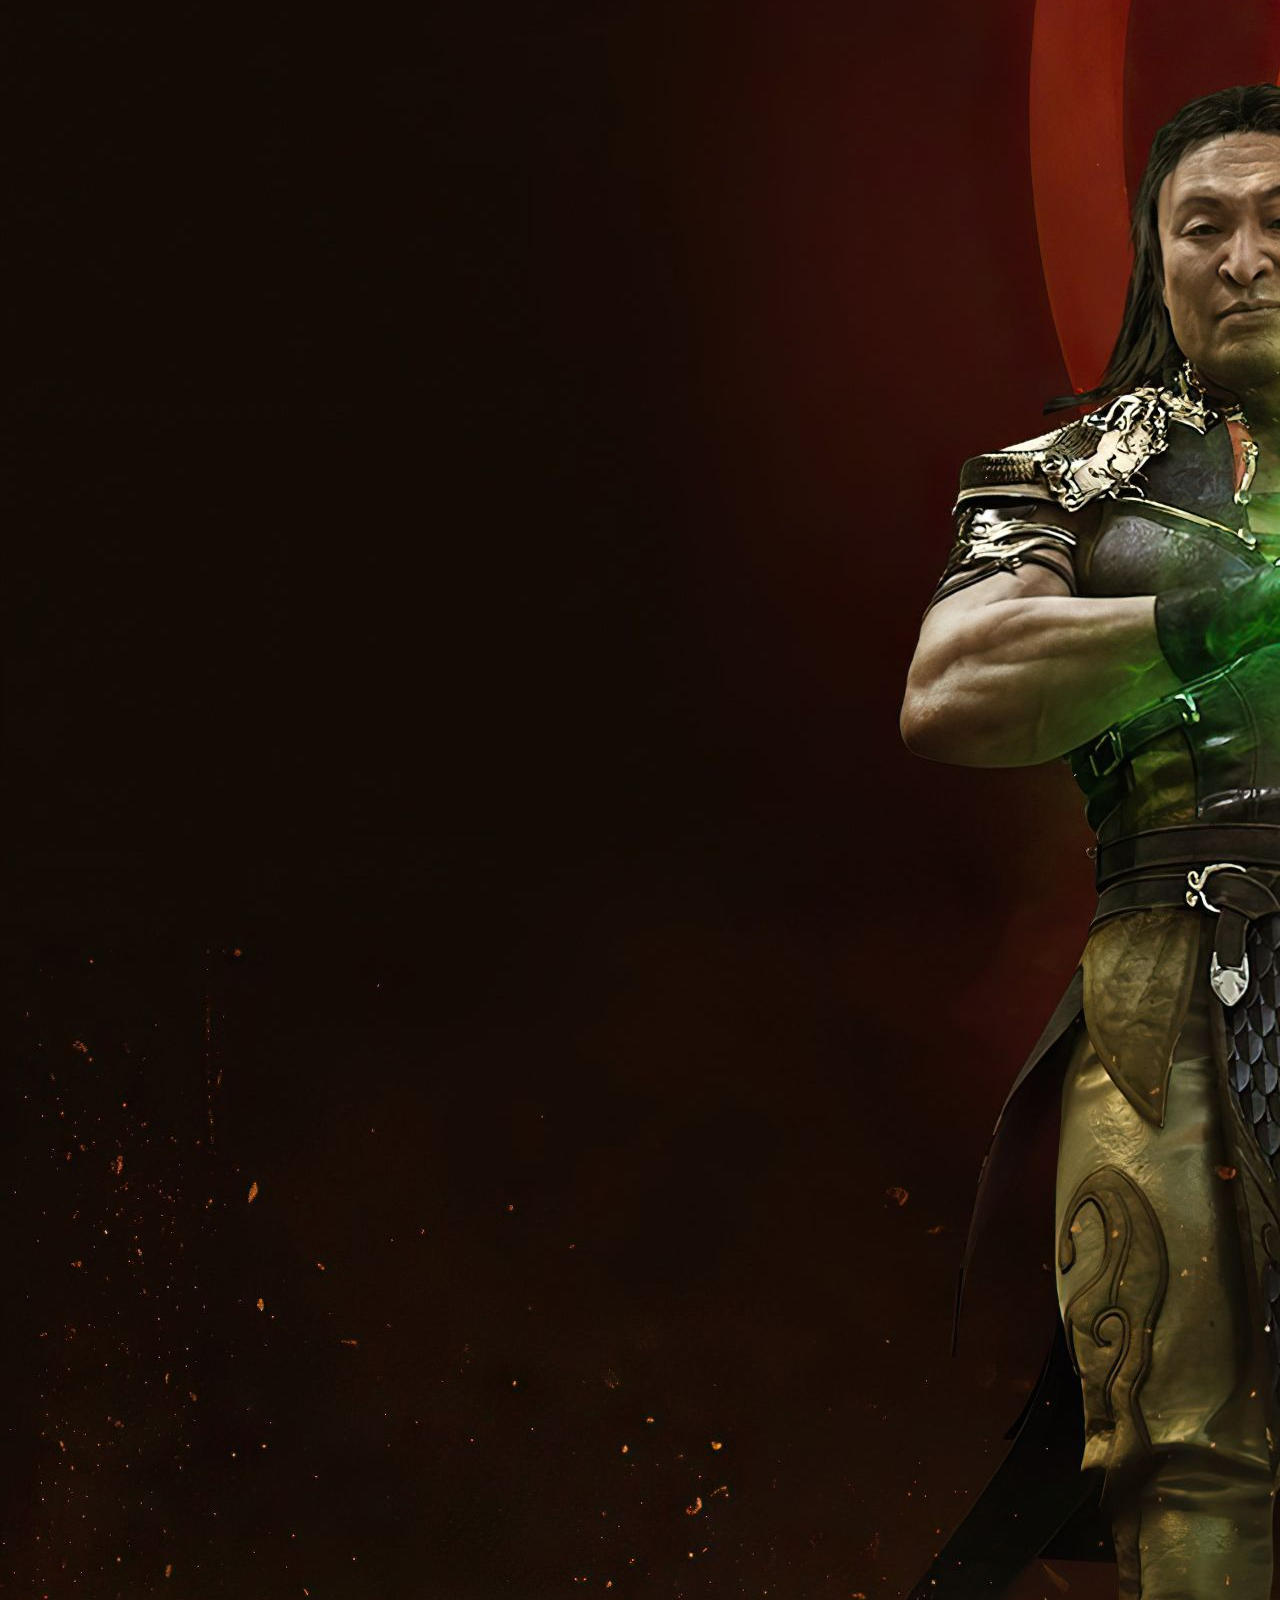
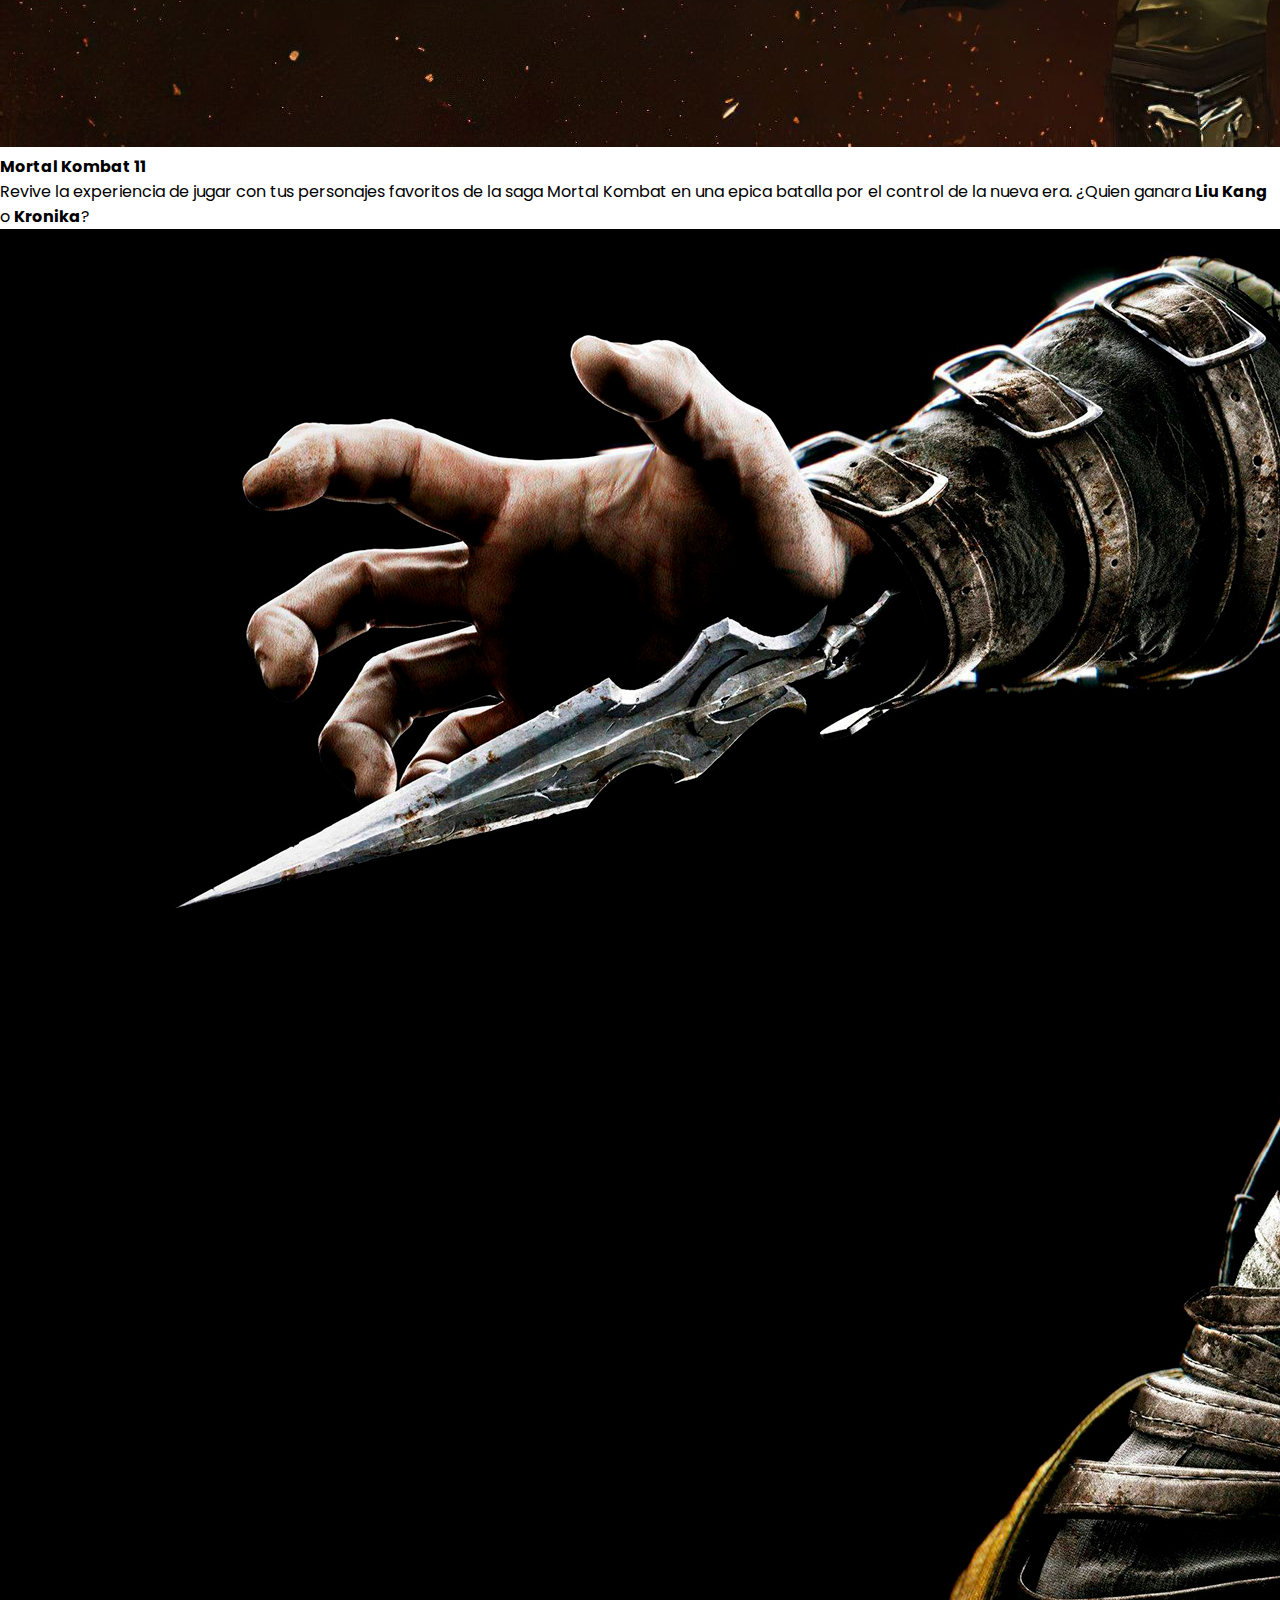
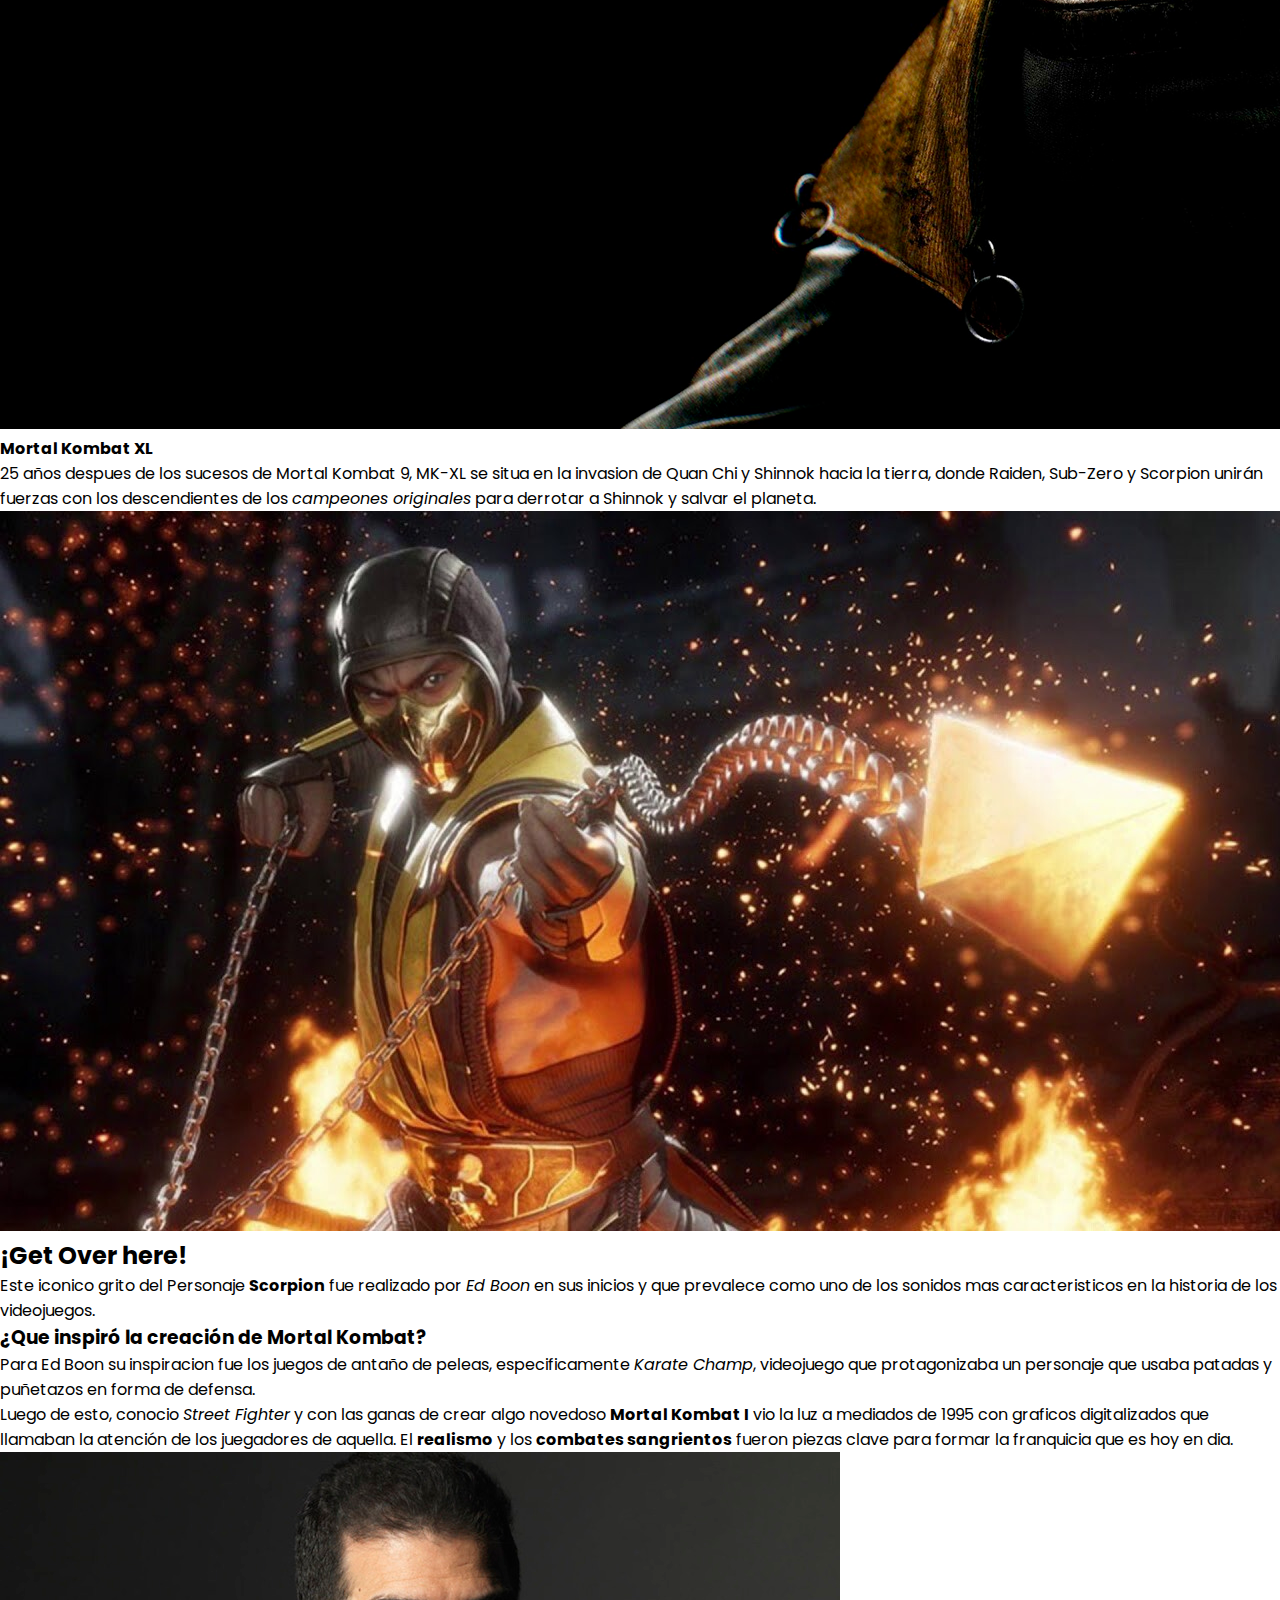
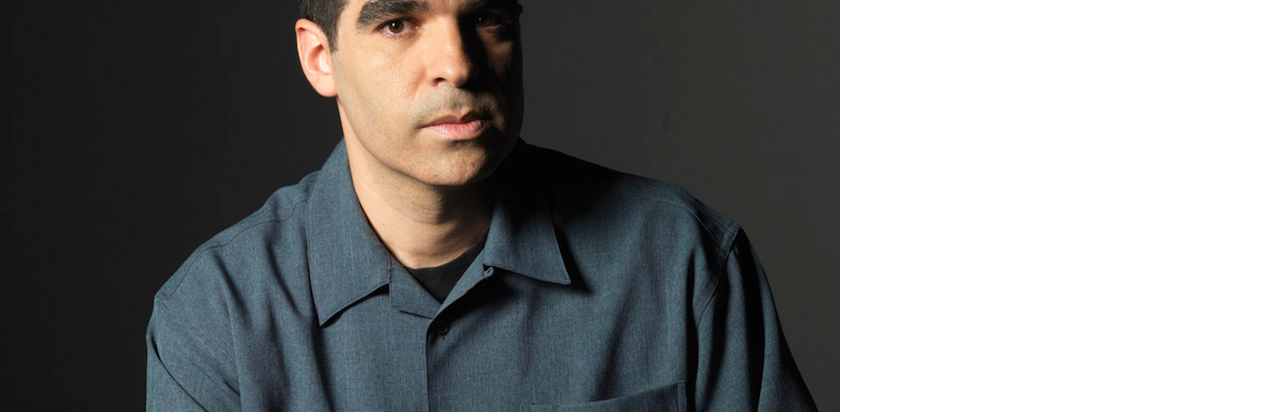
<file: ProyectoV2.2/index.html>
<!DOCTYPE html>
<html lang="en">
<head>
    <meta charset="UTF-8">
    <meta name="viewport" content="width=device-width, initial-scale=1.0">
    <!--LINKS-->
        <!--IconTab-->
        <link rel="shortcut icon" href="./resources/Header/favicon-16x16.png" type="image/x-icon">
        <!--IconsLibrery-->
        <link rel="stylesheet" href="https://cdnjs.cloudflare.com/ajax/libs/font-awesome/5.15.1/css/all.min.css">
        <link rel="stylesheet" href="style.css">
    <title>Mortal Kombat Site</title>
</head>

<body>

    <header class="header">
        
        
        <div class="menu container">
            <div class="logo"><a href="#" class="logo" >Logo</a></div>
            
            <nav class="navbar">
                <ul class="navbar_items">
                    <li><a href="Design_Guide.html" class="nav_links">Inicio</a></li>
                    <li><a href="#" class="nav_links">Personajes</a></li>
                    <li><a href="#" class="nav_links">Juegos</a></li>
                    <li><a href="#" class="nav_links">Fatalities</a></li>
                </ul>
            </nav>
        </div>

        
        <div class="header-content container">
            <h1 class="title">Mortal Kombat</h1>
        </div>
    </header>


    
    <section class="Middle container">
        <h3>¡Conoce sobre Mortal Kombat!</h3>
        <p>Mortal Kombat posee un gran universo repleto de historias, personajes y mecanicas de juego.<br>¡Conocelas Aqui!</p>
        
        <div class="Middle-group">

            <div class="Cards">
                <h4>Campeones</h4>
                <img src="./resources/FirstContainer/Personajes.jpg" class="imgMiddle" alt="Personajes Mortal Kombat">
                <a href="#" class="btn-1">Leer más</a>
            </div>
    
            <div class="Cards">
                <h4>Juegos</h4>
                <img src="./resources/FirstContainer/Juegos.jpeg" class="imgMiddle" alt="Caratula Juego Mortal Kombat">
                <a href="#" class="btn-1">Leer más</a>
            </div>
            
            <div class="Cards">
                <h4>Fatalities</h4>
                <img src="./resources/FirstContainer/fatality.jpg" class="imgMiddle" alt="Imagen Fatality">
                <a href="#" class="btn-1">Leer más</a>
            </div>
            
        </div>
        

    </section>

    <main class="Mortal-Kombat-History container ">

        <section class="kronology margin">
            <div id="kronology-Container">
    
                <div id="Subtitle-Kronology">
                    <h2>"Lo llevamos en la sangre"</h2>
                    <p>"<cite>Mortal Combat 1 (2023)</cite>"</p>
                </div>
            
    
                <article id="Mortal Kombat 1 (2023)">
                    <div id="ImageGallery-mk1">
                        <img src="./resources/SecondContainer/mortal-kombat-1.jpg" alt="Mortal Kombat 1 (2023)">
                        <h4>Mortal Kombat 1 (2023)</h4>
                        <p>El ultimo juego de Mortal Kombat presenta una nueva era con el Dios del Fuego Liu Kang como protector de la tierra, que traera tanto personajes nuevos como clasicos. Descubre aqui la nueva era. </p>
                    </div>
                </article>
        
                <article id="Mortal Kombat 11">
                    <div id="ImageGallery-mk11">
                        <img src="./resources/SecondContainer/MK11-Wallpaper-Desktop.jpg" alt="MortalKombat 11">
                        <h4>Mortal Kombat 11</h4>
                        <p>Revive la experiencia de jugar con tus personajes favoritos de la saga Mortal Kombat en una epica batalla por el control de la nueva era. ¿Quien ganara <b>Liu Kang</b> o <b>Kronika</b>? </p>
                    </div>
                </div>
        
                <article id="Mortal Kombat XL">
                    <div id="ImageGallery-mkXL">
                        <img src="./resources/SecondContainer/Scorpion.jpg" alt="Scorpion">
                        <h4>Mortal Kombat XL</h4>
                        <p> 25 años despues de los sucesos de Mortal Kombat 9, <abbr title="Mortal Kombat Xl">MK-XL</abbr> se situa en la invasion de Quan Chi y Shinnok hacia la tierra, donde Raiden, Sub-Zero y Scorpion unirán fuerzas con los descendientes de los <em>campeones originales</em> para derrotar a Shinnok y salvar el planeta.</p>
                    </div>
                </article>
            </div>
        </section>
    </main>
    

    <section id="inspiracion-mk container">
        <article id="Que inspiro Mortal Kombat">
            <img src="./resources/About/ScorpionGetOverHere.jpeg" alt="Scorpion Get Over Here">
            <h2 id="Get Over here">¡Get Over here!</h2>
            <p>Este iconico grito del Personaje <strong>Scorpion</strong> fue realizado por  <em>Ed Boon</em> en sus inicios y que prevalece como uno de los sonidos mas caracteristicos en la historia de los videojuegos.</p>

            <h3 id="Inspiracion Ed Boom">¿Que inspiró la creación de Mortal Kombat?</h3>
            
                <p class="txt-p">Para Ed Boon su inspiracion fue los juegos de antaño de peleas, especificamente <em>Karate Champ</em>, videojuego que protagonizaba un personaje que usaba patadas y puñetazos en forma de defensa. <br> Luego de esto, conocio <em>Street Fighter</em> y con las ganas de crear algo novedoso <b>Mortal Kombat I</b> vio la luz a mediados de 1995 con graficos digitalizados que llamaban la atención de los juegadores de aquella. El <b>realismo</b> y los <strong>combates sangrientos</strong> fueron piezas clave para formar la franquicia que es hoy en dia.</p>
                <img src="./resources/About/ed_boonjpg.jpg" alt="Ed Boon Creador De Mortal Kombat">
        </article>

    </section>

</body>
</html>
</file>
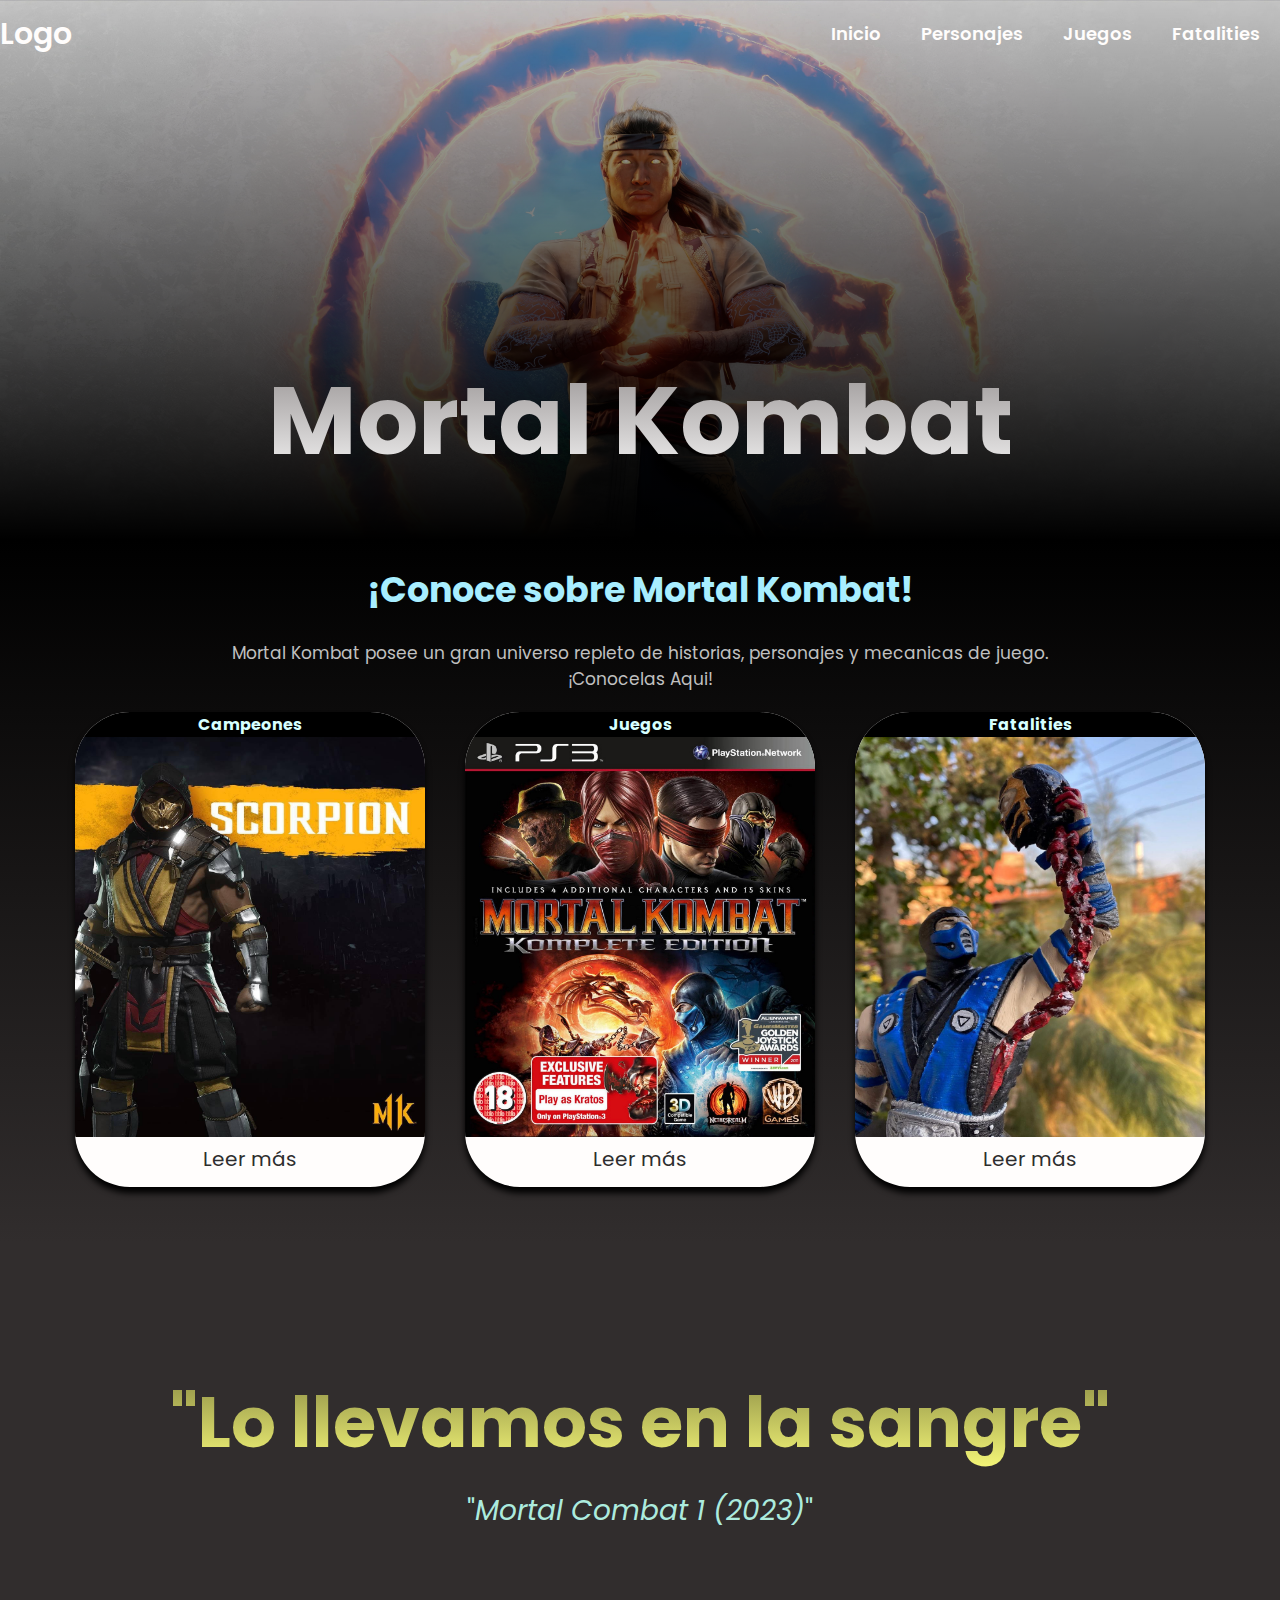
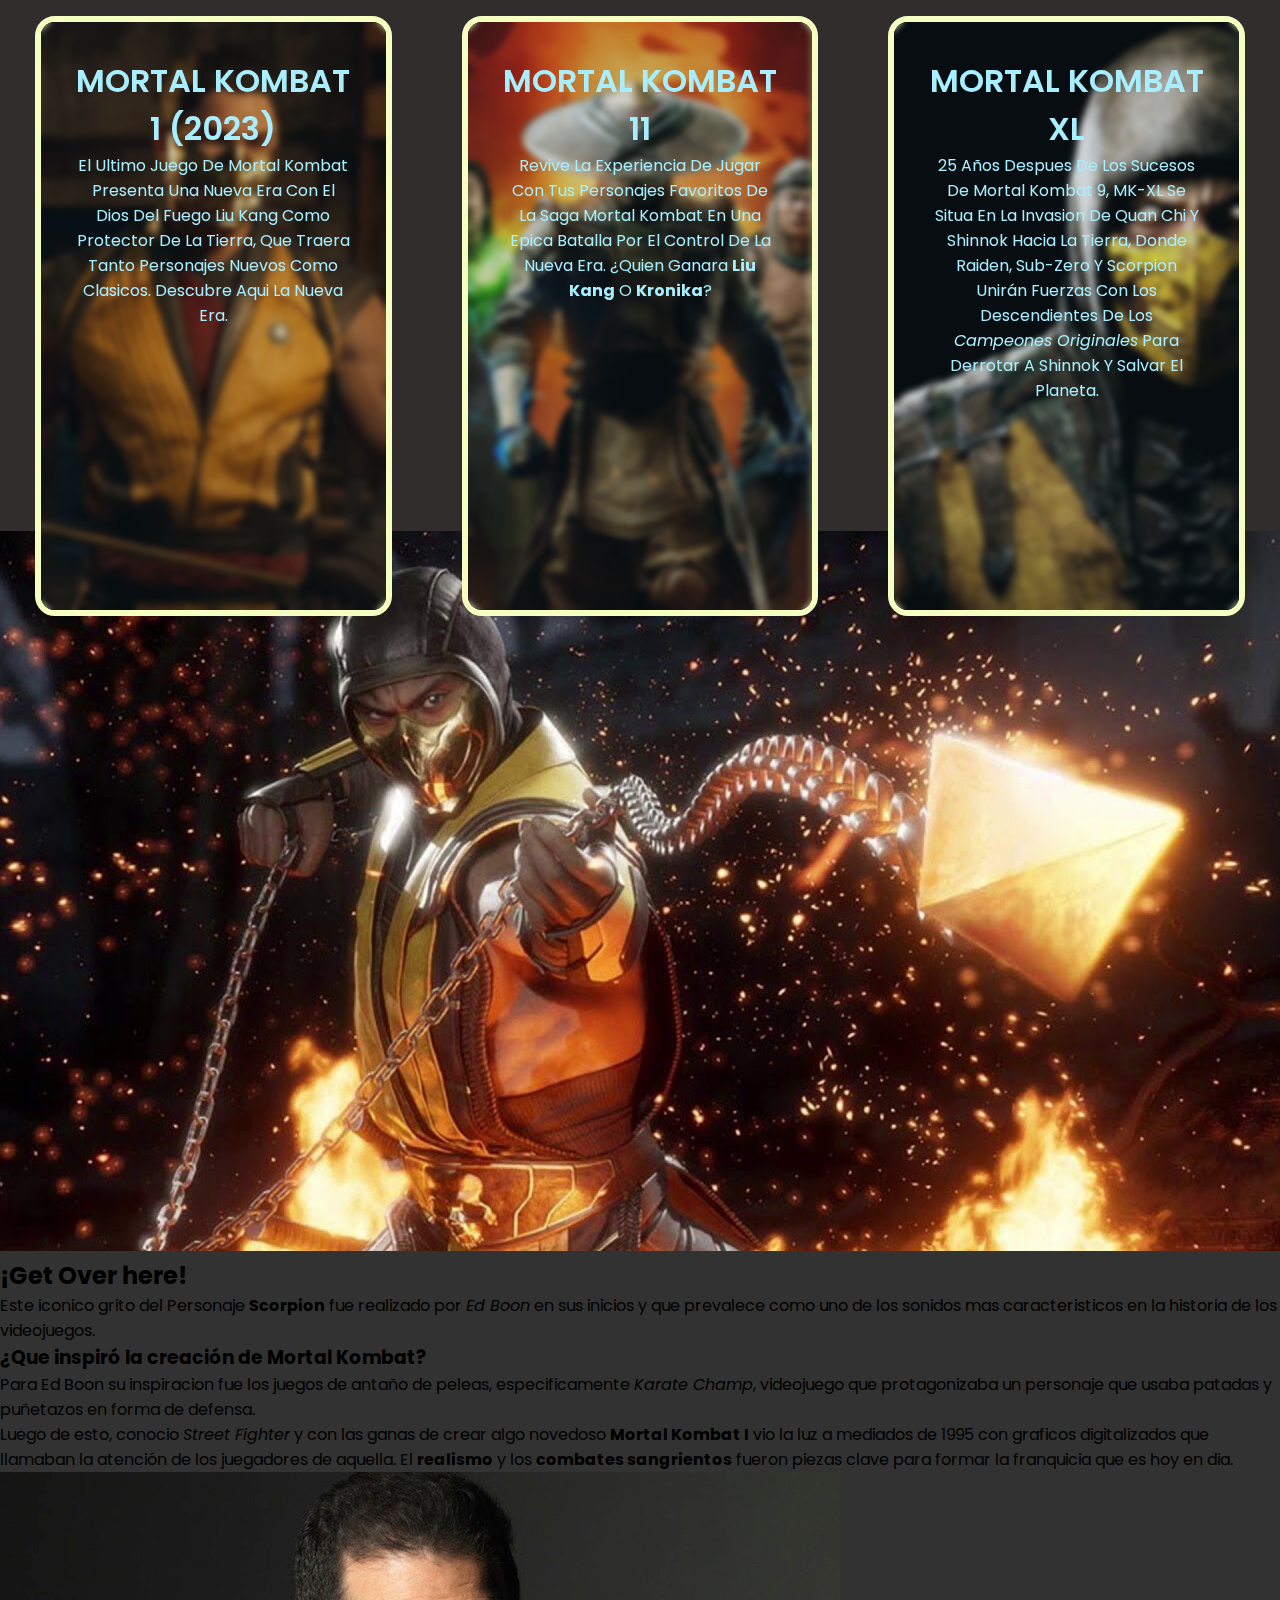
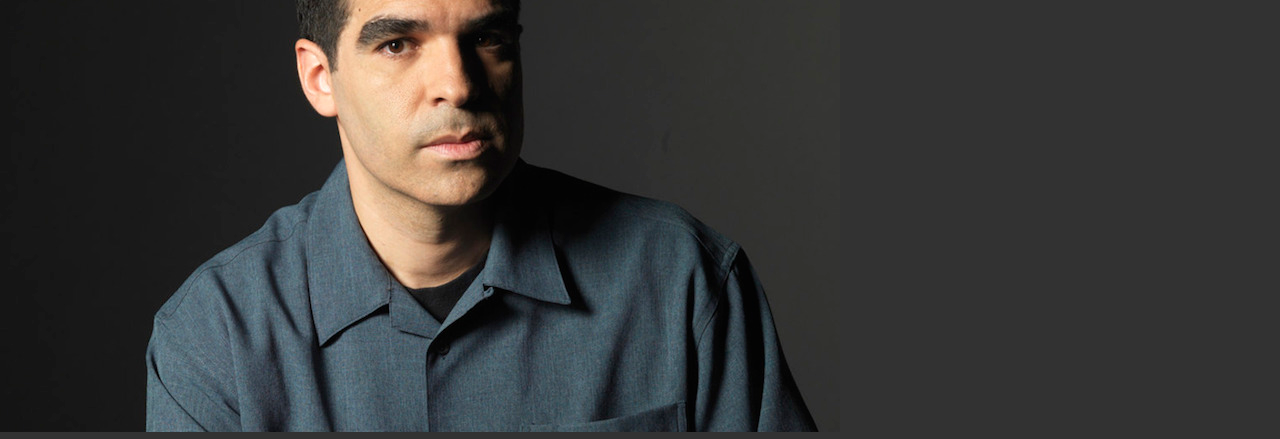
<file: ProyectoV2.3/index.html>
<!DOCTYPE html>
<html lang="en">
<head>
    <meta charset="UTF-8">
    <meta name="viewport" content="width=device-width, initial-scale=1.0">
    <!--LINKS-->
        <!--IconTab-->
        <link rel="shortcut icon" href="./resources/Header/favicon-16x16.png" type="image/x-icon">
        <!--IconsLibrery-->
        <link rel="stylesheet" href="https://cdnjs.cloudflare.com/ajax/libs/font-awesome/5.15.1/css/all.min.css">
        <link rel="stylesheet" href="style.css">
    <title>Mortal Kombat Site</title>
</head>

<body>

    <header class="header">
        
        
        <div class="menu container">
            <div class="logo"><a href="#" class="logo" >Logo</a></div>
            
            <nav class="navbar">
                <ul class="navbar_items">
                    <li><a href="Design_Guide.html" class="nav_links" target="_blank">Inicio</a></li>
                    <li><a href="#" class="nav_links">Personajes</a></li>
                    <li><a href="#" class="nav_links">Juegos</a></li>
                    <li><a href="#" class="nav_links">Fatalities</a></li>
                </ul>
            </nav>
        </div>

        
        <div class="header-content container">
            <h1 class="title">Mortal Kombat</h1>
        </div>
    </header>


    
    <section class="Middle container">
        <h3>¡Conoce sobre Mortal Kombat!</h3>
        <p>Mortal Kombat posee un gran universo repleto de historias, personajes y mecanicas de juego.<br>¡Conocelas Aqui!</p>
        
        <div class="Middle-group">

            <div class="Cards">
                <h4>Campeones</h4>
                <img src="./resources/FirstContainer/Personajes.jpg" class="imgMiddle" alt="Personajes Mortal Kombat">
                <a href="#" class="btn-1">Leer más</a>
            </div>
    
            <div class="Cards">
                <h4>Juegos</h4>
                <img src="./resources/FirstContainer/Juegos.jpeg" class="imgMiddle" alt="Caratula Juego Mortal Kombat">
                <a href="#" class="btn-1">Leer más</a>
            </div>
            
            <div class="Cards">
                <h4>Fatalities</h4>
                <img src="./resources/FirstContainer/fatality.jpg" class="imgMiddle" alt="Imagen Fatality">
                <a href="#" class="btn-1">Leer más</a>
            </div>
            
        </div>
        

    </section>

    <main class="Mortal-Kombat-History container ">

        <section class="kronology margin">
            <div id="kronology-Container">
    
                <div class="Subtitle-Kronology">
                    <h2>"Lo llevamos en la sangre"</h2>
                    <p>"<cite>Mortal Combat 1 (2023)</cite>"</p>
                </div>
            
    
                <article class="Windows-group">

                    <div class="window_mk">
                        <img src="./resources/SecondContainer/mortal-kombat-1.jpg" class="Windows_img" alt="Mortal Kombat 1 (2023)">

                        <div class="Windows_info">
                            <h4 class="Windows_title">Mortal Kombat 1 (2023)</h4>
                            <p class="Windows_txt">El ultimo juego de Mortal Kombat presenta una nueva era con el Dios del Fuego Liu Kang como protector de la tierra, que traera tanto personajes nuevos como clasicos. Descubre aqui la nueva era. </p>
                        </div>
                        
                    </div>

                    <div class="window_mk">
                        <img src="./resources/SecondContainer/MK11-Wallpaper-Desktop.jpg" class="Windows_img" alt="MortalKombat 11">
                        
                        <div class="Windows_info">
                        <h4 class="Windows_title">Mortal Kombat 11</h4>
                            <p class="Windows_txt">Revive la experiencia de jugar con tus personajes favoritos de la saga Mortal Kombat en una epica batalla por el control de la nueva era. ¿Quien ganara <b>Liu Kang</b> o <b>Kronika</b>? </p>
                        </div>
                    </div>

                    <div class="window_mk">
                        <img src="./resources/SecondContainer/Scorpion.jpg" class="Windows_img" alt="Scorpion">
                        
                        <div class="Windows_info">
                            <h4 class="Windows_title">Mortal Kombat XL</h4>
                            <p class="Windows_txt"> 25 años despues de los sucesos de Mortal Kombat 9, <abbr title="Mortal Kombat Xl">MK-XL</abbr> se situa en la invasion de Quan Chi y Shinnok hacia la tierra, donde Raiden, Sub-Zero y Scorpion unirán fuerzas con los descendientes de los <em>campeones originales</em> para derrotar a Shinnok y salvar el planeta.</p>
                        </div>
                        
                    </div>

                </article>

            </div>
        </section>
    </main>
    

    <section id="inspiracion-mk container">
        <article id="Que inspiro Mortal Kombat">
            <img src="./resources/About/ScorpionGetOverHere.jpeg" alt="Scorpion Get Over Here">
            <h2 id="Get Over here">¡Get Over here!</h2>
            <p>Este iconico grito del Personaje <strong>Scorpion</strong> fue realizado por  <em>Ed Boon</em> en sus inicios y que prevalece como uno de los sonidos mas caracteristicos en la historia de los videojuegos.</p>

            <h3 id="Inspiracion Ed Boom">¿Que inspiró la creación de Mortal Kombat?</h3>
            
                <p class="txt-p">Para Ed Boon su inspiracion fue los juegos de antaño de peleas, especificamente <em>Karate Champ</em>, videojuego que protagonizaba un personaje que usaba patadas y puñetazos en forma de defensa. <br> Luego de esto, conocio <em>Street Fighter</em> y con las ganas de crear algo novedoso <b>Mortal Kombat I</b> vio la luz a mediados de 1995 con graficos digitalizados que llamaban la atención de los juegadores de aquella. El <b>realismo</b> y los <strong>combates sangrientos</strong> fueron piezas clave para formar la franquicia que es hoy en dia.</p>
                <img src="./resources/About/ed_boonjpg.jpg" alt="Ed Boon Creador De Mortal Kombat">
        </article>

    </section>

</body>
</html>
</file>
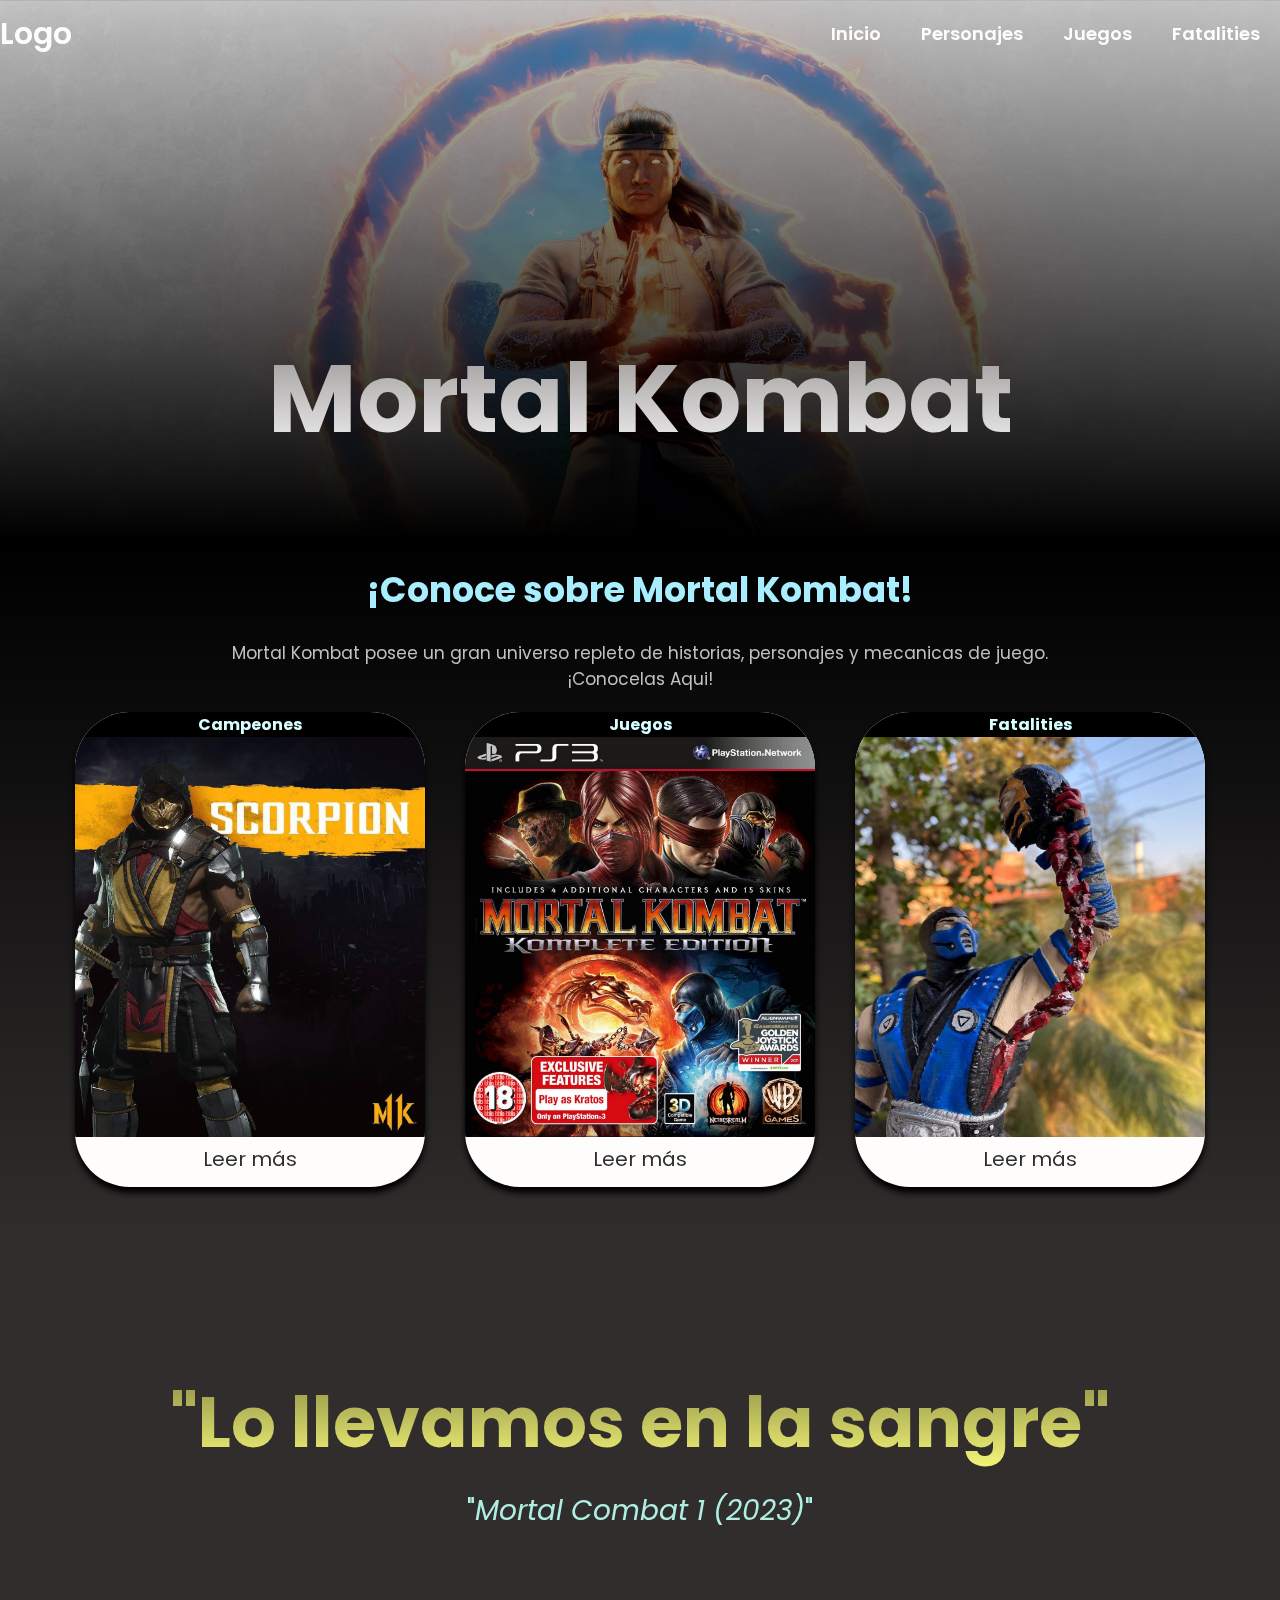
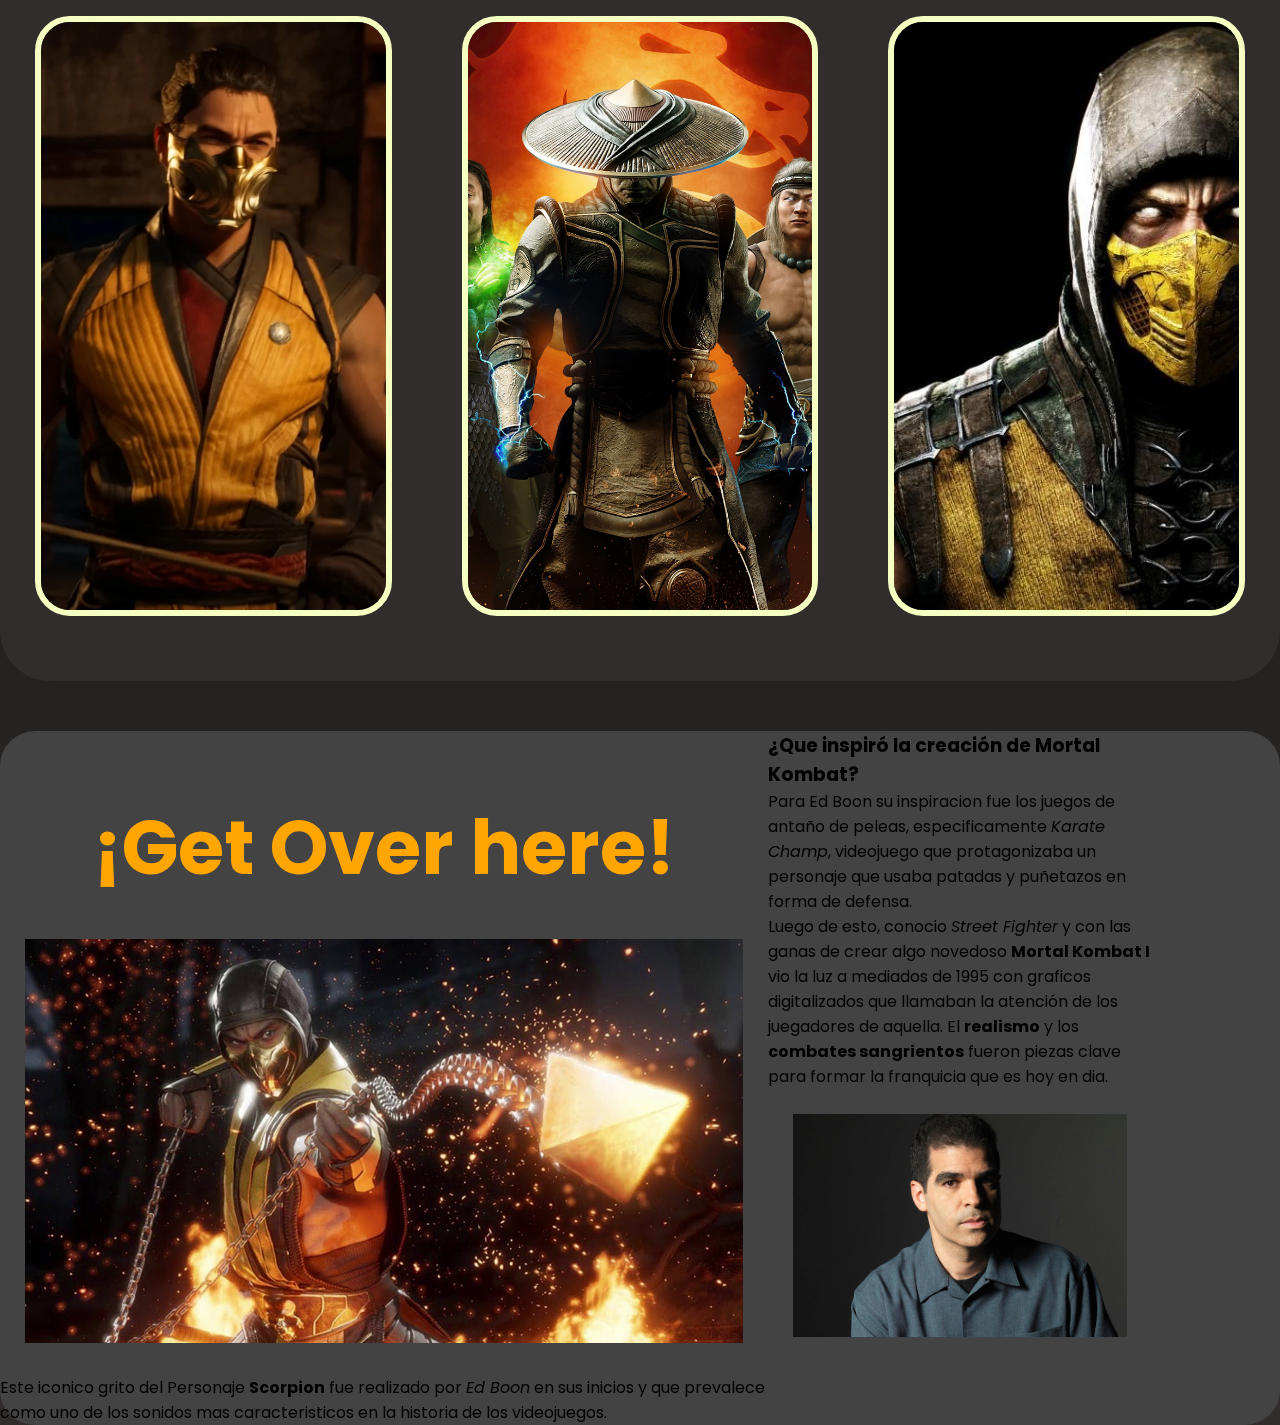
<file: ProyectoV2.4/index.html>
<!DOCTYPE html>
<html lang="en">
<head>
    <meta charset="UTF-8">
    <meta name="viewport" content="width=device-width, initial-scale=1.0">
    <!--LINKS-->
        <!--IconTab-->
        <link rel="shortcut icon" href="./resources/Header/favicon-16x16.png" type="image/x-icon">
        <!--IconsLibrery-->
        <link rel="stylesheet" href="https://cdnjs.cloudflare.com/ajax/libs/font-awesome/5.15.1/css/all.min.css">
        <link rel="stylesheet" href="style.css">
    <title>Mortal Kombat Site</title>
</head>

<body>

    <header class="header">
        
        
        <div class="menu container">
            <div class="logo"><a href="#" class="logo" >Logo</a></div>
            
            <nav class="navbar">
                <ul class="navbar_items">
                    <li><a href="Design_Guide.html" class="nav_links" target="_blank">Inicio</a></li>
                    <li><a href="#" class="nav_links">Personajes</a></li>
                    <li><a href="#" class="nav_links">Juegos</a></li>
                    <li><a href="#" class="nav_links">Fatalities</a></li>
                </ul>
            </nav>
        </div>

        
        <div class="header-content container">
            <h1 class="title">Mortal Kombat</h1>
        </div>
    </header>


    
    <section class="Middle container">
        <h3>¡Conoce sobre Mortal Kombat!</h3>
        <p>Mortal Kombat posee un gran universo repleto de historias, personajes y mecanicas de juego.<br>¡Conocelas Aqui!</p>
        
        <div class="Middle-group">

            <div class="Cards">
                <h4>Campeones</h4>
                <img src="./resources/FirstContainer/Personajes.jpg" class="imgMiddle" alt="Personajes Mortal Kombat">
                <a href="#" class="btn-1">Leer más</a>
            </div>
    
            <div class="Cards">
                <h4>Juegos</h4>
                <img src="./resources/FirstContainer/Juegos.jpeg" class="imgMiddle" alt="Caratula Juego Mortal Kombat">
                <a href="#" class="btn-1">Leer más</a>
            </div>
            
            <div class="Cards">
                <h4>Fatalities</h4>
                <img src="./resources/FirstContainer/fatality.jpg" class="imgMiddle" alt="Imagen Fatality">
                <a href="#" class="btn-1">Leer más</a>
            </div>
            
        </div>
        

    </section>

    <main class="Mortal-Kombat-History container ">

        <section class="kronology margin">
            <div id="kronology-Container">
    
                <div class="Subtitle-Kronology">
                    <h2>"Lo llevamos en la sangre"</h2>
                    <p>"<cite>Mortal Combat 1 (2023)</cite>"</p>
                </div>
            
    
                <article class="Windows-group">

                    <div class="window_mk">
                        <img src="./resources/SecondContainer/mortal-kombat-1.jpg" class="Windows_img" alt="Mortal Kombat 1 (2023)">

                        <div class="Windows_info">
                            <h4 class="Windows_title">Mortal Kombat 1 (2023)</h4>
                            <p class="Windows_txt">El ultimo juego de Mortal Kombat presenta una nueva era con el Dios del Fuego Liu Kang como protector de la tierra, que traera tanto personajes nuevos como clasicos. Descubre aqui la nueva era. </p>
                        </div>
                        
                    </div>

                    <div class="window_mk">
                        <img src="./resources/SecondContainer/MK11-Wallpaper-Desktop.jpg" class="Windows_img" alt="MortalKombat 11">
                        
                        <div class="Windows_info">
                        <h4 class="Windows_title">Mortal Kombat 11</h4>
                            <p class="Windows_txt">Revive la experiencia de jugar con tus personajes favoritos de la saga Mortal Kombat en una epica batalla por el control de la nueva era. ¿Quien ganara <b>Liu Kang</b> o <b>Kronika</b>? </p>
                        </div>
                    </div>

                    <div class="window_mk">
                        <img src="./resources/SecondContainer/Scorpion.jpg" class="Windows_img" alt="Scorpion">
                        
                        <div class="Windows_info">
                            <h4 class="Windows_title">Mortal Kombat XL</h4>
                            <p class="Windows_txt"> 25 años despues de los sucesos de Mortal Kombat 9, <abbr title="Mortal Kombat Xl">MK-XL</abbr> se situa en la invasion de Quan Chi y Shinnok hacia la tierra, donde Raiden, Sub-Zero y Scorpion unirán fuerzas con los descendientes de los <em>campeones originales</em> para derrotar a Shinnok y salvar el planeta.</p>
                        </div>
                        
                    </div>

                </article>

            </div>
        </section>
    </main>
    

    <div class="about-mk container">

        <div class="about-content">
            <div class="title">
                <h2 class="Get-Over-Here-title">¡Get Over here!</h2>
            </div>

            <div class="Get-Over-Here-photo">
                <img src="./resources/About/ScorpionGetOverHere.jpeg" class="Get-Over-Here-img" alt="Scorpion Get Over Here">
            </div>
            

            <div class="Get-Over-Here-txt">
                <p>Este iconico grito del Personaje <strong>Scorpion</strong> fue realizado por  <em>Ed Boon</em> en sus inicios y que prevalece como uno de los sonidos mas caracteristicos en la historia de los videojuegos.</p>
            </div>

            
            
        </div>
            
        
        <div class="Que-inspiro-Mortal-Kombat">

            <h3 class="Inspiracion Ed Boom">¿Que inspiró la creación de Mortal Kombat?</h3>
        
            <p class="txt-p">Para Ed Boon su inspiracion fue los juegos de antaño de peleas, especificamente <em>Karate Champ</em>, videojuego que protagonizaba un personaje que usaba patadas y puñetazos en forma de defensa. <br> Luego de esto, conocio <em>Street Fighter</em> y con las ganas de crear algo novedoso <b>Mortal Kombat I</b> vio la luz a mediados de 1995 con graficos digitalizados que llamaban la atención de los juegadores de aquella. El <b>realismo</b> y los <strong>combates sangrientos</strong> fueron piezas clave para formar la franquicia que es hoy en dia.</p>
            <div class="imagen">
                <img src="./resources/About/ed_boonjpg.jpg" alt="Ed Boon Creador De Mortal Kombat">
            </div>
            
        </div>

    </div>

</body>
</html>
</file>
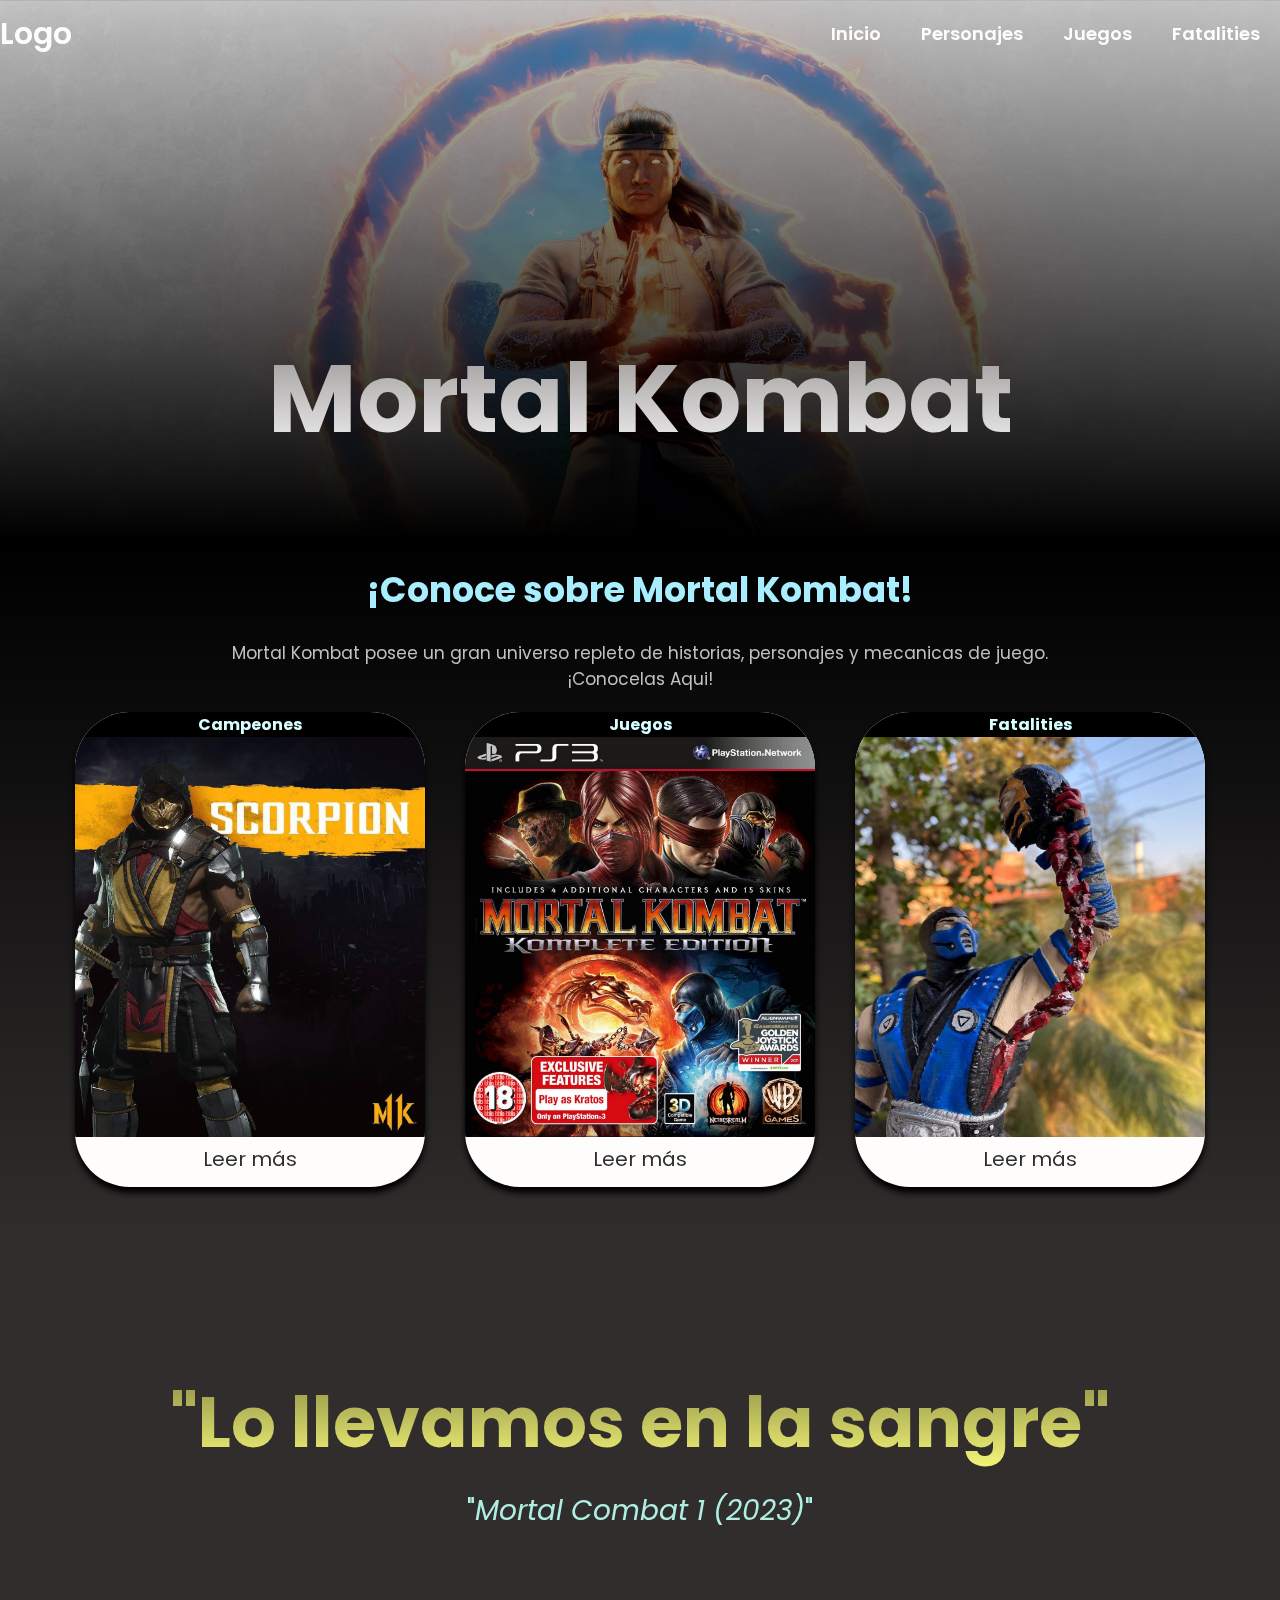
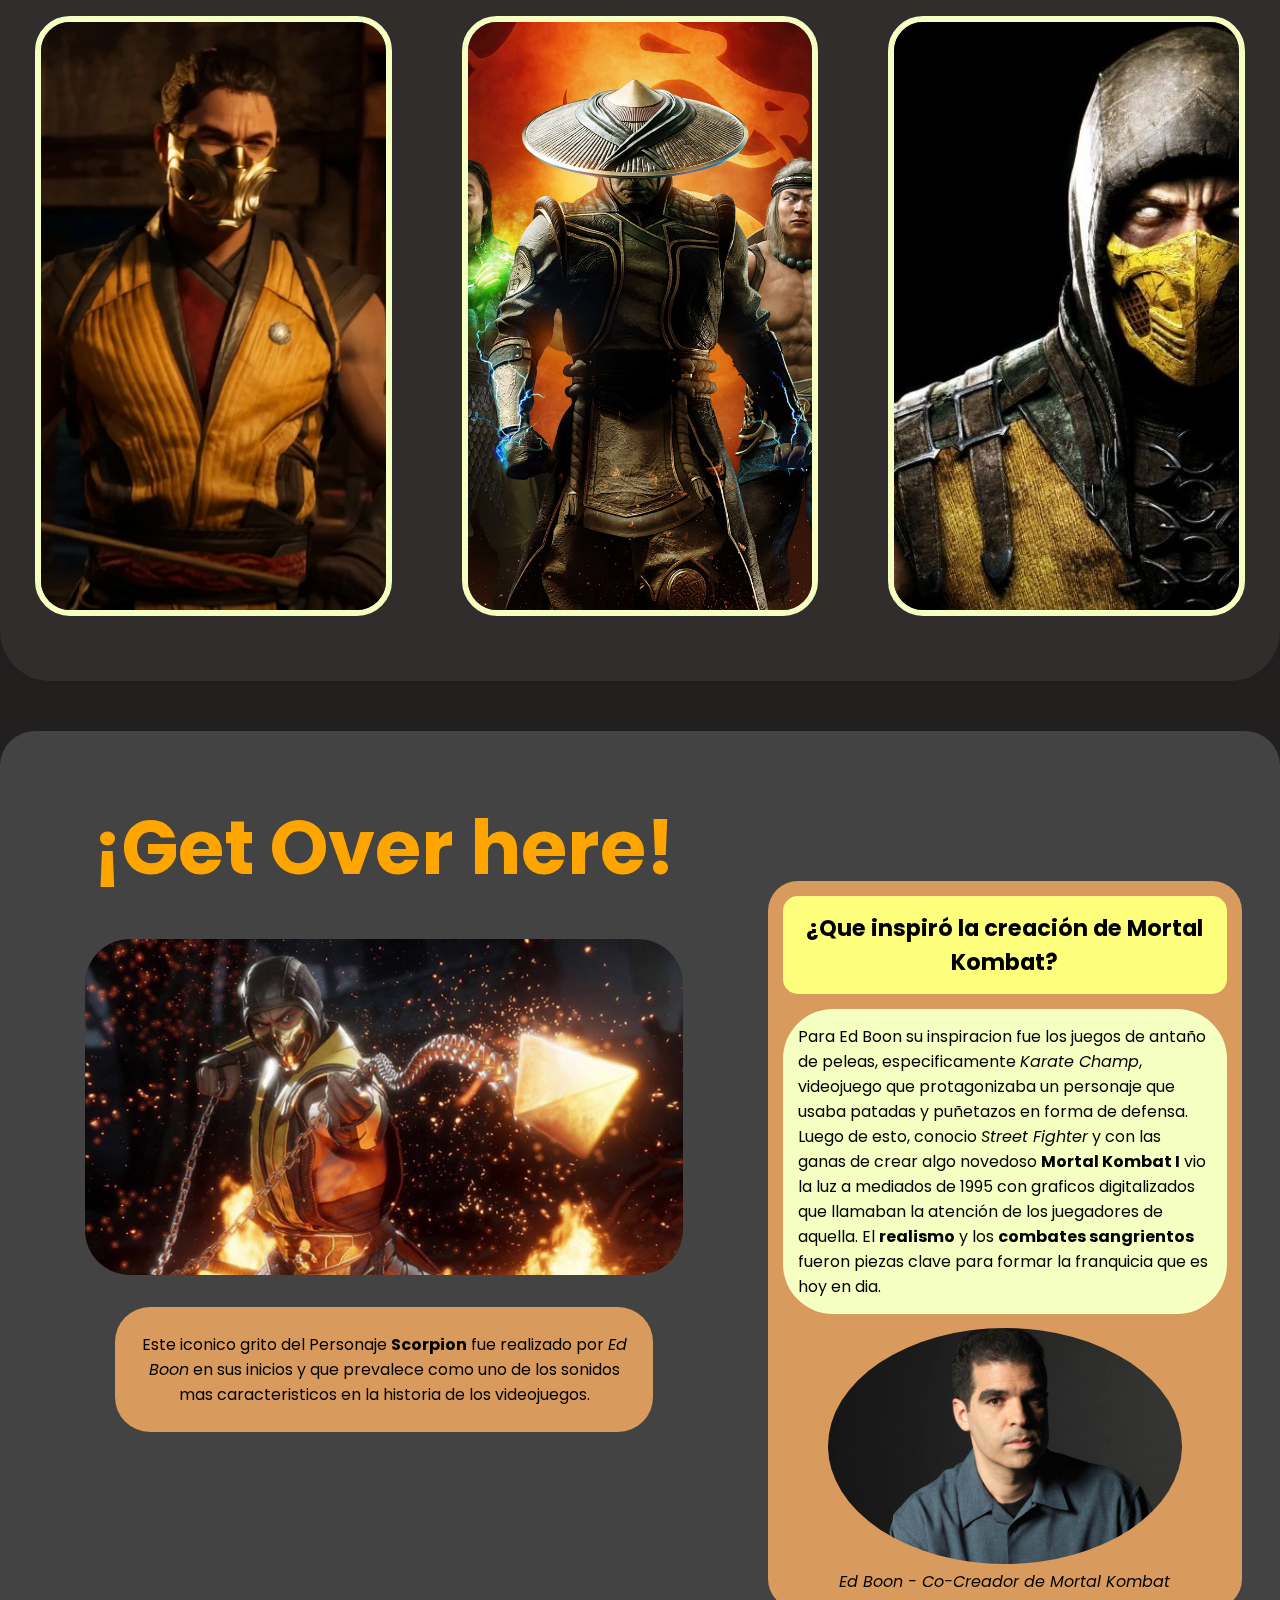
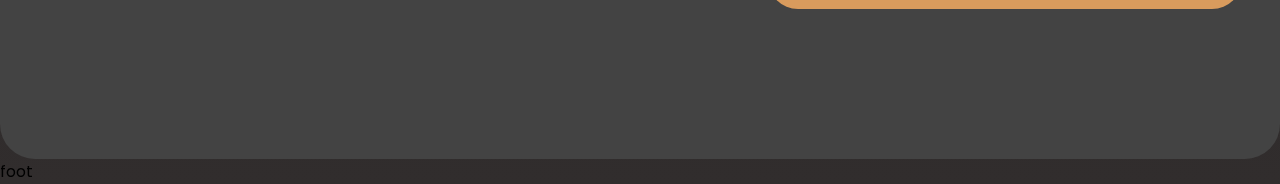
<file: ProyectoV2.5/index.html>
<!DOCTYPE html>
<html lang="en">
<head>
    <meta charset="UTF-8">
    <meta name="viewport" content="width=device-width, initial-scale=1.0">
    <!--LINKS-->
        <!--IconTab-->
        <link rel="shortcut icon" href="./resources/Header/favicon-16x16.png" type="image/x-icon">
        <!--IconsLibrery-->
        <link rel="stylesheet" href="https://cdnjs.cloudflare.com/ajax/libs/font-awesome/5.15.1/css/all.min.css">
        <link rel="stylesheet" href="style.css">
    <title>Mortal Kombat Site</title>
</head>

<body>

    <header class="header">
        
        
        <div class="menu container">
            <div class="logo"><a href="#" class="logo" >Logo</a></div>
            
            <nav class="navbar">
                <ul class="navbar_items">
                    <li><a href="Design_Guide.html" class="nav_links" target="_blank">Inicio</a></li>
                    <li><a href="#" class="nav_links">Personajes</a></li>
                    <li><a href="#" class="nav_links">Juegos</a></li>
                    <li><a href="#" class="nav_links">Fatalities</a></li>
                </ul>
            </nav>
        </div>

        
        <div class="header-content container">
            <h1 class="title">Mortal Kombat</h1>
        </div>
    </header>


    
    <section class="Middle container">
        <h3>¡Conoce sobre Mortal Kombat!</h3>
        <p>Mortal Kombat posee un gran universo repleto de historias, personajes y mecanicas de juego.<br>¡Conocelas Aqui!</p>
        
        <div class="Middle-group">

            <div class="Cards">
                <h4>Campeones</h4>
                <img src="./resources/FirstContainer/Personajes.jpg" class="imgMiddle" alt="Personajes Mortal Kombat">
                <a href="#" class="btn-1">Leer más</a>
            </div>
    
            <div class="Cards">
                <h4>Juegos</h4>
                <img src="./resources/FirstContainer/Juegos.jpeg" class="imgMiddle" alt="Caratula Juego Mortal Kombat">
                <a href="#" class="btn-1">Leer más</a>
            </div>
            
            <div class="Cards">
                <h4>Fatalities</h4>
                <img src="./resources/FirstContainer/fatality.jpg" class="imgMiddle" alt="Imagen Fatality">
                <a href="#" class="btn-1">Leer más</a>
            </div>
            
        </div>
        

    </section>

    <main class="Mortal-Kombat-History container ">

        <section class="kronology margin">
            <div id="kronology-Container">
    
                <div class="Subtitle-Kronology">
                    <h2>"Lo llevamos en la sangre"</h2>
                    <p>"<cite>Mortal Combat 1 (2023)</cite>"</p>
                </div>
            
    
                <article class="Windows-group">

                    <div class="window_mk">
                        <img src="./resources/SecondContainer/mortal-kombat-1.jpg" class="Windows_img" alt="Mortal Kombat 1 (2023)">

                        <div class="Windows_info">
                            <h4 class="Windows_title">Mortal Kombat 1 (2023)</h4>
                            <p class="Windows_txt">El ultimo juego de Mortal Kombat presenta una nueva era con el Dios del Fuego Liu Kang como protector de la tierra, que traera tanto personajes nuevos como clasicos. Descubre aqui la nueva era. </p>
                        </div>
                        
                    </div>

                    <div class="window_mk">
                        <img src="./resources/SecondContainer/MK11-Wallpaper-Desktop.jpg" class="Windows_img" alt="MortalKombat 11">
                        
                        <div class="Windows_info">
                        <h4 class="Windows_title">Mortal Kombat 11</h4>
                            <p class="Windows_txt">Revive la experiencia de jugar con tus personajes favoritos de la saga Mortal Kombat en una epica batalla por el control de la nueva era. ¿Quien ganara <b>Liu Kang</b> o <b>Kronika</b>? </p>
                        </div>
                    </div>

                    <div class="window_mk">
                        <img src="./resources/SecondContainer/Scorpion.jpg" class="Windows_img" alt="Scorpion">
                        
                        <div class="Windows_info">
                            <h4 class="Windows_title">Mortal Kombat XL</h4>
                            <p class="Windows_txt"> 25 años despues de los sucesos de Mortal Kombat 9, <abbr title="Mortal Kombat Xl">MK-XL</abbr> se situa en la invasion de Quan Chi y Shinnok hacia la tierra, donde Raiden, Sub-Zero y Scorpion unirán fuerzas con los descendientes de los <em>campeones originales</em> para derrotar a Shinnok y salvar el planeta.</p>
                        </div>
                        
                    </div>

                </article>

            </div>
        </section>
    </main>
    

    <div class="about-mk container">

        <div class="about-content">
            <div class="title">
                <h2 class="Get-Over-Here-title">¡Get Over here!</h2>
            </div>

            <div class="Get-Over-Here-photo">
                <img src="./resources/About/ScorpionGetOverHere.jpeg" class="Get-Over-Here-img" alt="Scorpion Get Over Here">
            </div>
            

            <div class="Get-Over-Here-txt">
                <p>Este iconico grito del Personaje <strong>Scorpion</strong> fue realizado por  <em>Ed Boon</em> en sus inicios y que prevalece como uno de los sonidos mas caracteristicos en la historia de los videojuegos.</p>
            </div>

            
            
        </div>
            
        
        <div class="Que-inspiro-Mortal-Kombat">

            <h3 class="Inspiracion Ed Boom">¿Que inspiró la creación de Mortal Kombat?</h3>
        
            <p class="txt-p">Para Ed Boon su inspiracion fue los juegos de antaño de peleas, especificamente <em>Karate Champ</em>, videojuego que protagonizaba un personaje que usaba patadas y puñetazos en forma de defensa. <br> Luego de esto, conocio <em>Street Fighter</em> y con las ganas de crear algo novedoso <b>Mortal Kombat I</b> vio la luz a mediados de 1995 con graficos digitalizados que llamaban la atención de los juegadores de aquella. El <b>realismo</b> y los <strong>combates sangrientos</strong> fueron piezas clave para formar la franquicia que es hoy en dia.</p>
            <div class="imagen">
                <img src="./resources/About/ed_boonjpg.jpg" alt="Ed Boon Creador De Mortal Kombat">
            </div>

            <div class="subtitle-ed">
                <p>
                    <em>Ed Boon - Co-Creador de Mortal Kombat</em>
                </p>
            </div>
            
        </div>

    </div>

    foot

</body>
</html>
</file>
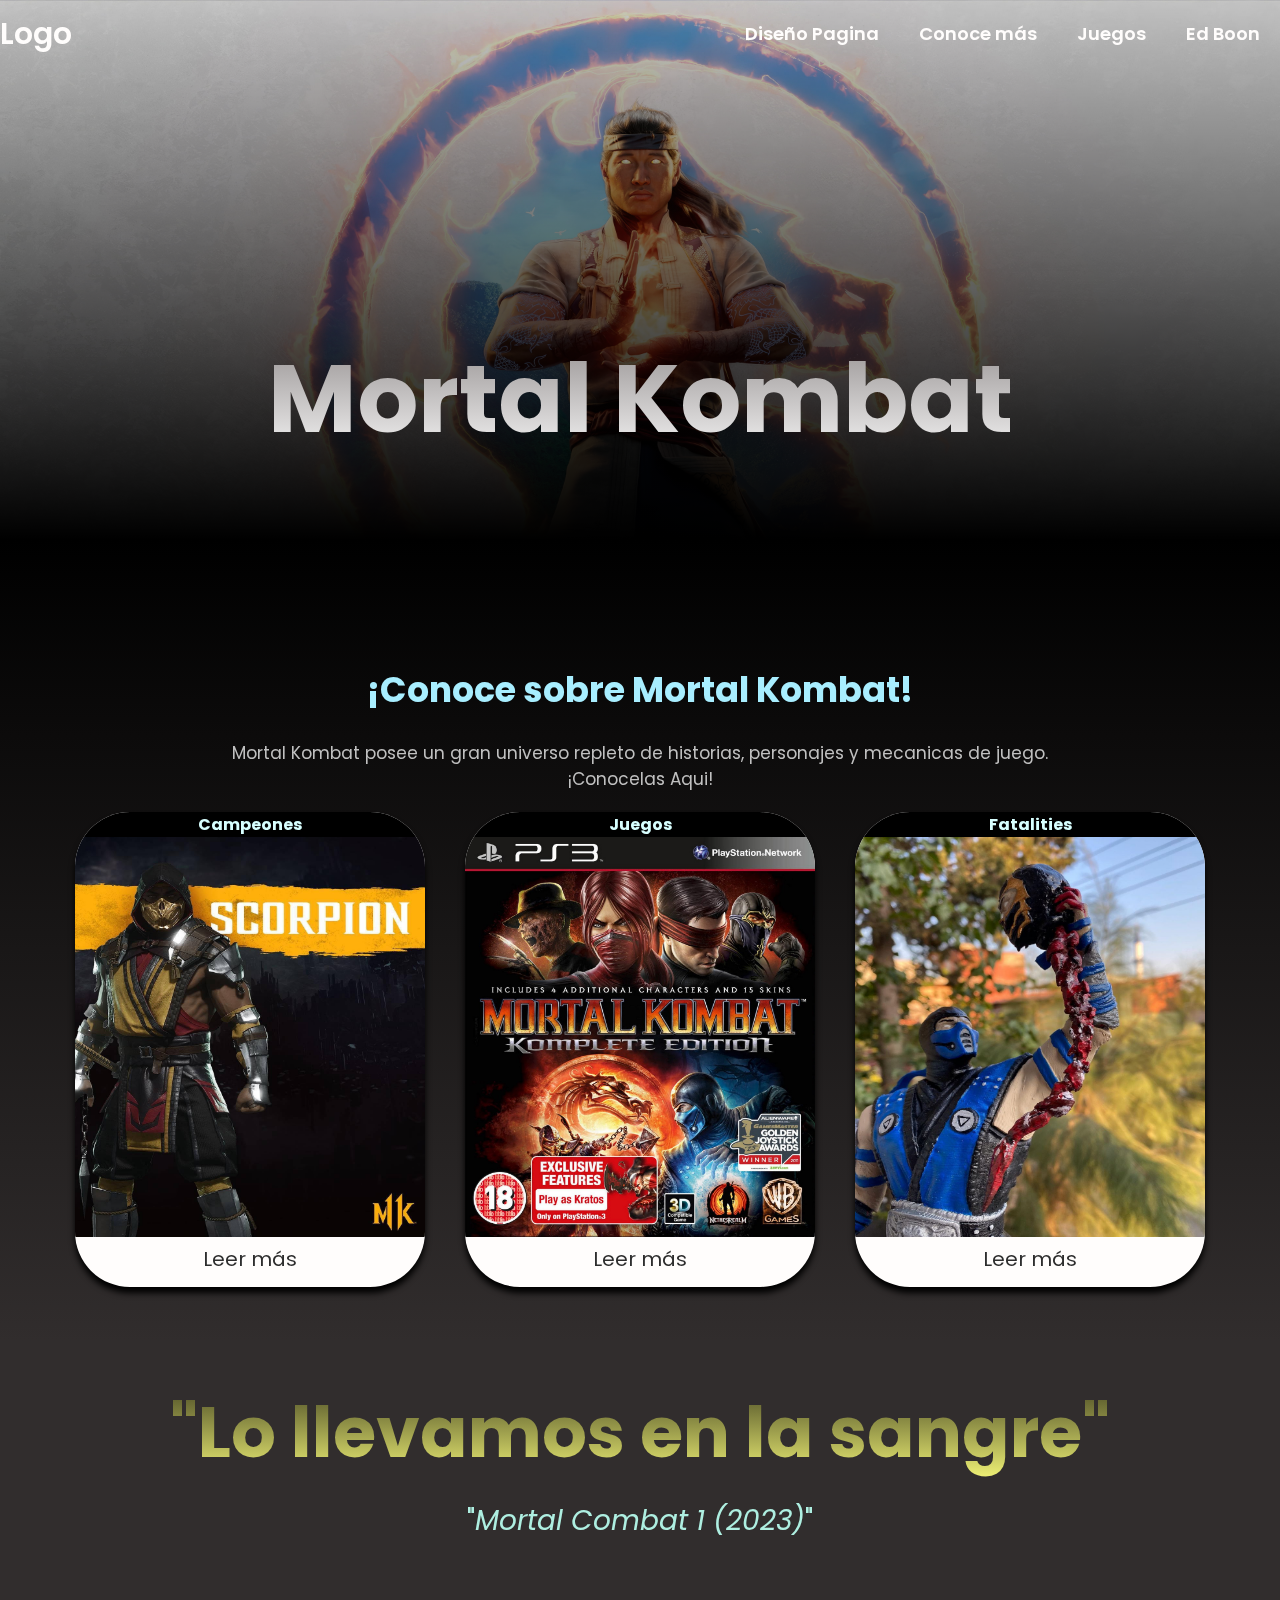
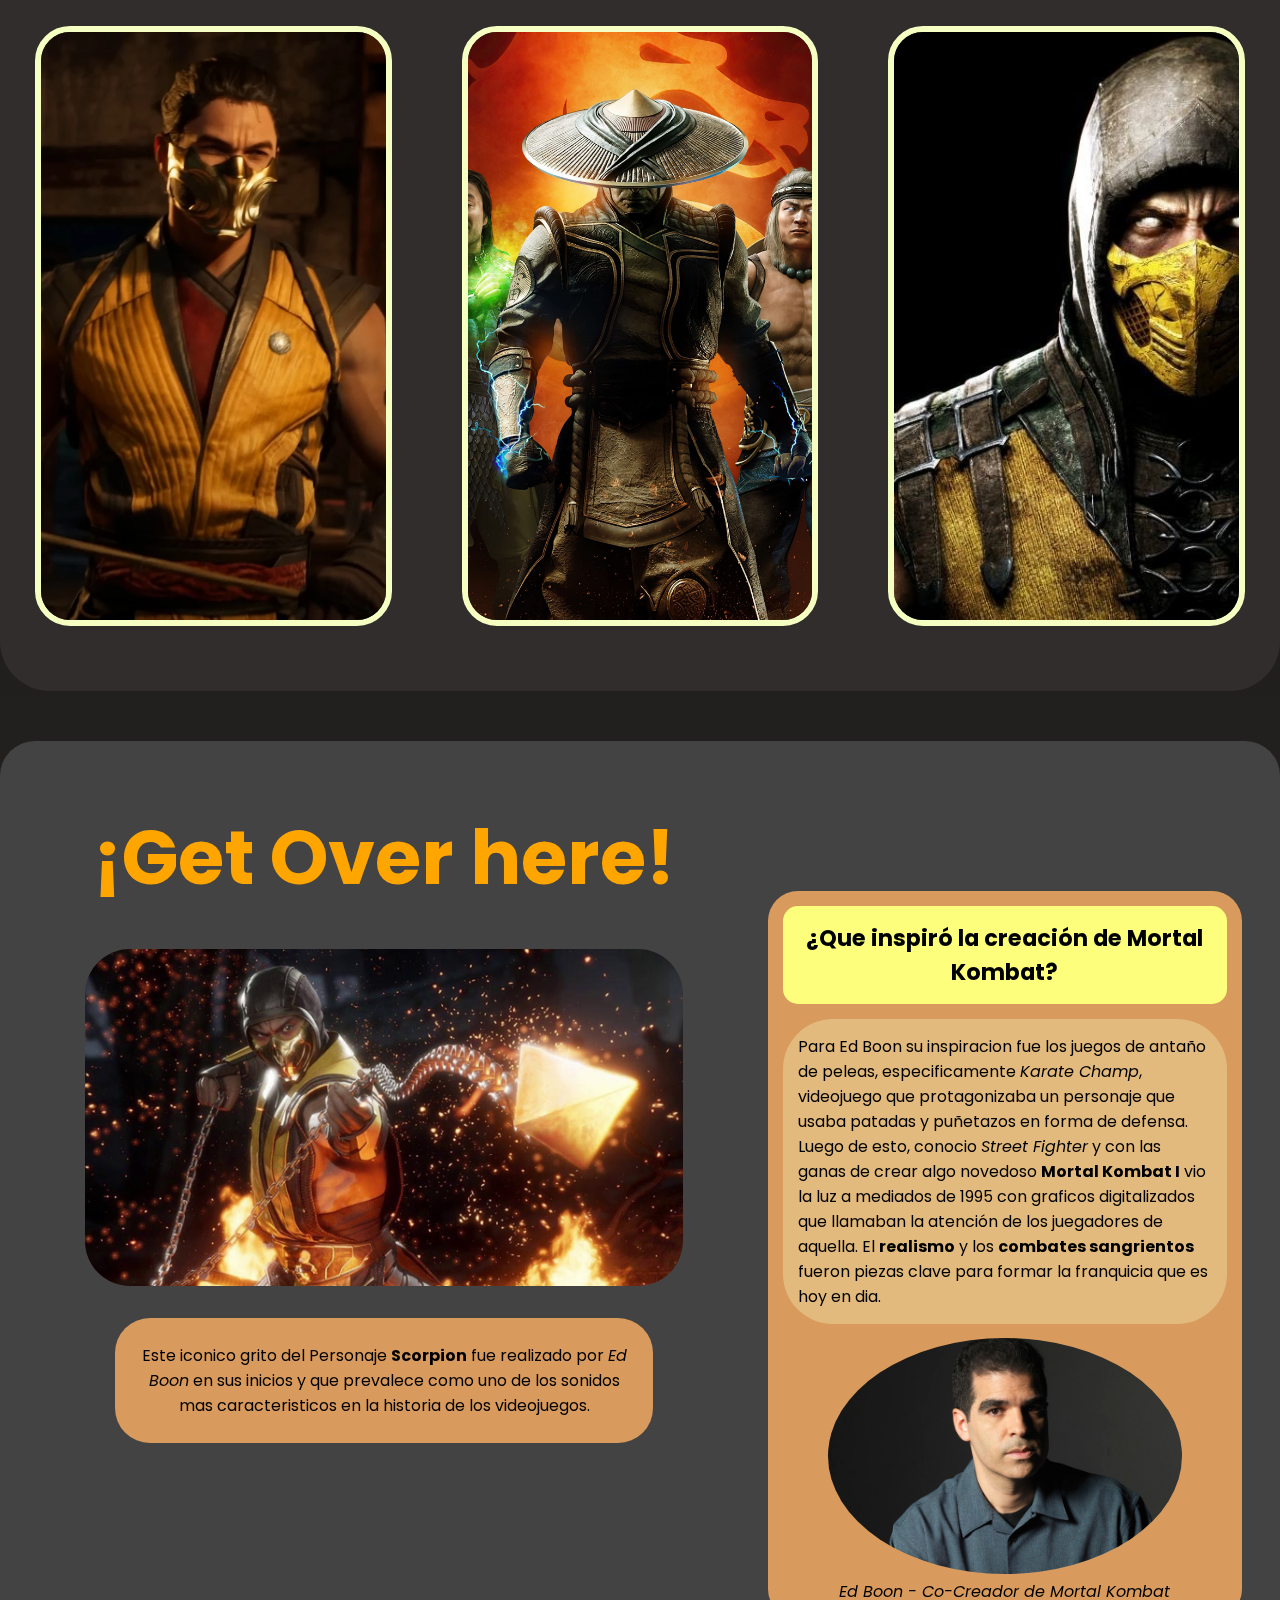
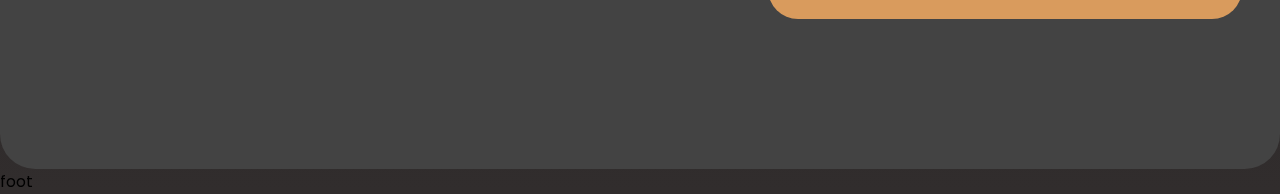
<file: ProyectoV2.6 - Mk - Website/index.html>
<!DOCTYPE html>
<html lang="en">
<head>
    <meta charset="UTF-8">
    <meta name="viewport" content="width=device-width, initial-scale=1.0">
    <!--LINKS-->
        <!--IconTab-->
        <link rel="shortcut icon" href="./resources/Header/favicon-16x16.png" type="image/x-icon">
        <!--IconsLibrery-->
        <link rel="stylesheet" href="https://cdnjs.cloudflare.com/ajax/libs/font-awesome/5.15.1/css/all.min.css">
        <link rel="stylesheet" href="style.css">
    <title>Mortal Kombat Site</title>
</head>

<body>

    <header class="header">
        
        
        <div class="menu container">
            <div class="logo"><a href="#" class="logo" >Logo</a></div>
            
            <nav class="navbar">
                <ul class="navbar_items">
                    <li><a href="Design_Guide.html" class="nav_links" target="_blank">Diseño Pagina</a></li>
                    <li><a href="#Conoce-mk" class="nav_links">Conoce más</a></li>
                    <li><a href="#Juegos" class="nav_links">Juegos</a></li>
                    <li><a href="#Ed-Boon" class="nav_links">Ed Boon</a></li>
                </ul>
            </nav>
        </div>

        
        <div class="header-content container">
            <h1 class="title">Mortal Kombat</h1>
        </div>
    </header>


    
    <section class="Middle container">
        <h3 id="Conoce-mk">¡Conoce sobre Mortal Kombat!</h3>
        <p>Mortal Kombat posee un gran universo repleto de historias, personajes y mecanicas de juego.<br>¡Conocelas Aqui!</p>
        
        <div class="Middle-group">

            <div class="Cards">
                <h4>Campeones</h4>
                <img src="./resources/FirstContainer/Personajes.jpg" class="imgMiddle" alt="Personajes Mortal Kombat">
                <a href="https://www.youtube.com/watch?v=fbJOFmKKink&ab_channel=GameIndustryEvolution" class="btn-1" target="_blank">Leer más</a>
            </div>
    
            <div class="Cards">
                <h4>Juegos</h4>
                <img src="./resources/FirstContainer/Juegos.jpeg" class="imgMiddle" alt="Caratula Juego Mortal Kombat">
                <a href="https://www.youtube.com/watch?v=YWJM5q6OK8Y&ab_channel=ALLEVOLUTIONGAME" class="btn-1" target="_blank">Leer más</a>
            </div>
            
            <div class="Cards">
                <h4>Fatalities</h4>
                <img src="./resources/FirstContainer/fatality.jpg" class="imgMiddle" alt="Imagen Fatality">
                <a href="https://www.youtube.com/watch?v=SmdSjiyrkWU&ab_channel=KENJIGEEK" class="btn-1" target="_blank">Leer más</a>
            </div>
            
        </div>
        

    </section>

    <main class="Mortal-Kombat-History container ">

        <section class="kronology margin">
            <div id="kronology-Container">
    
                <div class="Subtitle-Kronology">
                    <h2 id="Juegos">"Lo llevamos en la sangre"</h2>
                    <p>"<cite>Mortal Combat 1 (2023)</cite>"</p>
                </div>
            
    
                <article class="Windows-group">

                    <div class="window_mk">
                        <img src="./resources/SecondContainer/mortal-kombat-1.jpg" class="Windows_img" alt="Mortal Kombat 1 (2023)">

                        <div class="Windows_info">
                            <h4 class="Windows_title">Mortal Kombat 1 (2023)</h4>
                            <p class="Windows_txt">El ultimo juego de Mortal Kombat presenta una nueva era con el Dios del Fuego Liu Kang como protector de la tierra, que traera tanto personajes nuevos como clasicos. Descubre aqui la nueva era. </p>
                        </div>
                        
                    </div>

                    <div class="window_mk">
                        <img src="./resources/SecondContainer/MK11-Wallpaper-Desktop.jpg" class="Windows_img" alt="MortalKombat 11">
                        
                        <div class="Windows_info">
                        <h4 class="Windows_title">Mortal Kombat 11</h4>
                            <p class="Windows_txt">Revive la experiencia de jugar con tus personajes favoritos de la saga Mortal Kombat en una epica batalla por el control de la nueva era. ¿Quien ganara <b>Liu Kang</b> o <b>Kronika</b>? </p>
                        </div>
                    </div>

                    <div class="window_mk">
                        <img src="./resources/SecondContainer/Scorpion.jpg" class="Windows_img" alt="Scorpion">
                        
                        <div class="Windows_info">
                            <h4 class="Windows_title">Mortal Kombat XL</h4>
                            <p class="Windows_txt"> 25 años despues de los sucesos de Mortal Kombat 9, <abbr title="Mortal Kombat Xl">MK-XL</abbr> se situa en la invasion de Quan Chi y Shinnok hacia la tierra, donde Raiden, Sub-Zero y Scorpion unirán fuerzas con los descendientes de los <em>campeones originales</em> para derrotar a Shinnok y salvar el planeta.</p>
                        </div>
                        
                    </div>

                </article>

            </div>
        </section>
    </main>
    

    <div class="about-mk container" id="#Ed-Boon">

        <div class="about-content">
            <div class="title">
                <h2 id="Ed-Boon">¡Get Over here!</h2>
            </div>

            <div class="Get-Over-Here-photo">
                <img src="./resources/About/ScorpionGetOverHere.jpeg" class="Get-Over-Here-img" alt="Scorpion Get Over Here">
            </div>
            

            <div class="Get-Over-Here-txt">
                <p>Este iconico grito del Personaje <strong>Scorpion</strong> fue realizado por  <em>Ed Boon</em> en sus inicios y que prevalece como uno de los sonidos mas caracteristicos en la historia de los videojuegos.</p>
            </div>

            
            
        </div>
            
        
        <div class="Que-inspiro-Mortal-Kombat">

            <h3 class="Inspiracion Ed Boom">¿Que inspiró la creación de Mortal Kombat?</h3>
        
            <p class="txt-p">Para Ed Boon su inspiracion fue los juegos de antaño de peleas, especificamente <em>Karate Champ</em>, videojuego que protagonizaba un personaje que usaba patadas y puñetazos en forma de defensa. <br> Luego de esto, conocio <em>Street Fighter</em> y con las ganas de crear algo novedoso <b>Mortal Kombat I</b> vio la luz a mediados de 1995 con graficos digitalizados que llamaban la atención de los juegadores de aquella. El <b>realismo</b> y los <strong>combates sangrientos</strong> fueron piezas clave para formar la franquicia que es hoy en dia.</p>
            <div class="imagen">
                <img src="./resources/About/ed_boonjpg.jpg" alt="Ed Boon Creador De Mortal Kombat">
            </div>

            <div class="subtitle-ed">
                <p>
                    <em>Ed Boon - Co-Creador de Mortal Kombat</em>
                </p>
            </div>
            
        </div>

    </div>

    foot

</body>
</html>
</file>
<file: ProyectoV1.6/style.css>
@import url('https://fonts.googleapis.com/css2?family=Oswald:wght@200;400;600&family=Poppins:ital,wght@0,300;0,500;1,400&display=swap');

body{
    font-family: 'Poppins', sans-serif;
}

html{
    
    background-color: #000;
    color: white;
}


div.Superior div.logo h1{
    color: aqua;
    text-align: center;
}

.Liu_Kang{
    margin:auto, auto;
    width:100vw;
    height:100vh;

    }
</file>
<file: ProyectoV1.8/style.css>
@import url('https://fonts.googleapis.com/css2?family=Oswald:wght@200;400;600&family=Poppins:ital,wght@0,300;0,500;1,400&display=swap');

body{
    font-family: 'Poppins', sans-serif;
}


*{
    margin: 0;
    padding: 0;
    box-sizing: border-box;
    text-decoration: none;
    list-style: none;
     
}

.container {
    max-width: 1200px;
    margin: 0 auto;
}

.header {
    background-image: linear-gradient(
        rgba(0,0,0,0.2),
        rgba(0,0,0,1)),
        url(./resources/Header/Tittle.jpg);
    background-position: top;
    background-repeat: no-repeat;
    color: aliceblue;   
    background-size: cover;
    min-height: 70vh;
    display: flex;
    align-items: center;
}

.menu {
    position: absolute;
    top: 0;
    left: 0;
    right: 0;
    display: flex;
    align-items: center;
    justify-content: space-between;
}

.logo {
    color: #fffdfc;
    font-size: 25px;
    font-weight: 800;
}

.menu .navbar ul li{
    position: relative;
    float: left;
}

.menu .navbar ul li a{
    font-size: 18px;
    padding: 20px;
    color: #fffdfc;
    display: block;
    font-weight: 600;
}
</file>
<file: ProyectoV1.9/style.css>
@import url('https://fonts.googleapis.com/css2?family=Oswald:wght@200;400;600&family=Poppins:ital,wght@0,300;0,500;1,400&display=swap');

body{
    font-family: 'Poppins', sans-serif;
}


*{
    margin: 0;
    padding: 0;
    box-sizing: border-box;
    text-decoration: none;
    list-style: none;
}

.container {
    max-width: 1200px;
    margin: 0 auto;
}

.header {
    background-image: linear-gradient(
        rgba(0,0,0,0.2),
        rgba(0,0,0,1)),
        url(./resources/Header/Tittle.jpg);
    background-position: auto;
    background-repeat: no-repeat;
    color: aliceblue;   
    background-size: cover;
    min-height: 60vh;
    display: flex;
    align-items: center;
}



.menu { /*(0.1.0)*/
    position: absolute;
    top: 0;
    left: 0;
    right: 0;
    display: flex;
    align-items: center;
    justify-content: space-between;
}

.logo { /*(0.1.0)*/
    color: #fffdfc;
    font-size: 30px;
    font-weight: 800;
}

/*Posicion de NavBar*/
.menu .navbar ul li{
    position: relative;
    float: left;
}

/*Color de NavBar*/
.menu .navbar ul li a{
    font-size: 18px;
    padding: 20px;
    color: #fffdfc;
    display: block;
    font-weight: 600;
}

/* Iluminar si pasa el mouse encima */
.menu .navbar ul li a:hover{    /*(0,3,3)*/
    color: aqua;
}

.header-content {
    /*Mortal Kombat Title Style*/
    font-size: 2rem;
    background:linear-gradient(180deg,#8d8888,#ffffff);
    /*Quitar color de la fuente*/
    -webkit-text-fill-color: transparent;
    /*Colocar el fondo como color de la fuente*/
    -webkit-background-clip: text;

    position: relative;
    top: 150px;
    
}
</file>
<file: ProyectoV2.1/style.css>
@import url('https://fonts.googleapis.com/css2?family=Oswald:wght@200;400;600&family=Poppins:ital,wght@0,300;0,500;1,400&display=swap');

body{
    font-family: 'Poppins', sans-serif;
}

/* HEADER CONTENT CSS*/
*{
    margin: 0;
    padding: 0;
    box-sizing: border-box;
    text-decoration: none;
    list-style: none;
}

.container {
    max-width: 1600px;
    margin: 0 auto;
}

.header {
    background-image: linear-gradient(
        rgba(0,0,0,0.2),
        rgba(0,0,0,1)),
        url(./resources/Header/Tittle.jpg);
    background-position: auto;
    background-repeat: no-repeat;
    color: aliceblue;   
    background-size: cover;
    min-height: 60vh;
    display: flex;
    align-items: center;
}


.menu { /*(0.1.0)*/
    position: absolute;
    top: 0;
    left: 0;
    right: 0;
    display: flex;
    align-items: center;
    justify-content: space-between;
}

.logo { /*(0.1.0)*/
    color: #fffdfc;
    font-size: 30px;
    font-weight: 800;
}

/*Posicion de NavBar*/
.menu .navbar ul li{
    position: relative;
    float: left;
}

/*Color de NavBar*/
.menu .navbar ul li a{
    font-size: 18px;
    padding: 20px;
    color: #fffdfc;
    display: block;
    font-weight: 600;
}

/* Iluminar si pasa el mouse encima */
.menu .navbar ul li a:hover{    /*(0,3,3)*/
    color: aqua;
}

.header-content {
    /*Mortal Kombat Title Style*/
    font-size: 3rem;
    background:linear-gradient(180deg,#8d8888,#ffffff);

    /*Quitar color de la fuente*/
    -webkit-text-fill-color: transparent;
    
    /*Colocar el fondo como color de la fuente*/
    -webkit-background-clip: text;

    /*Position title*/
    position: relative;
    top: 150px;
    
}


/* MIDDLE CONTENT CSS*/
/*Titulo 2 "Mortal kombat!*/
.Middle h3 {
    font-size: 35px;
    line-height: 70px;
    color: #323232;
    text-align: center;
    padding-top: 15px;
    margin-bottom: 15px;
}
.Middle p { /*Parrafo de Mortal Kombat*/
    font-size: 17px;
    text-align: center;
}

.Middle {
    background: linear-gradient(180deg, #ffffff,rgb(249, 255, 225));
}

/*Style Group margin */
.Middle-group{
    width: 100%;
    max-width: 1600px;
    height: 450px;
    display: flex;
    justify-content: center;
    margin: auto;
}
/*Style Cards*/
.Middle-group .Cards {
    padding-top: 5px;
    width: 350px;
    height: 475px;
    border-radius: 55px;
    box-shadow: 0 2px 2px rgb(252, 237, 163);
    overflow:  hidden;
    margin: 20px;
    text-align: center;
    transition: all 0.25s;
    padding-top: 5px;
}

.Middle-group .Cards:hover {
    transform: translateY(-15px);
    box-shadow: 0 2px 2px rgba(255, 0, 0, 0.2);
    background-color: rgb(197, 255, 255);
} 

.Middle-group .Cards img {
        width: 350px;
        height: 400px;
        border-radius: 1px;
}

.Middle-group .Cards h4{
    font-weight: 600px;
    background-color: black;
    color: rgb(215, 255, 255);
}

/*Funcion de Margin para aplicarse en los Divs*/
.margin{
    margin-top: 200px;
}

.btn-1 {
    color: rgb(46, 46, 46);
    font-size: 20px;
}

.btn-1:hover {
    color: blue;
}
</file>
<file: ProyectoV2.2/style.css>
@import url('https://fonts.googleapis.com/css2?family=Oswald:wght@200;400;600&family=Poppins:ital,wght@0,300;0,500;1,400&display=swap');

body{
    font-family: 'Poppins', sans-serif;
}

/* HEADER CONTENT CSS*/
*{
    margin: 0;
    padding: 0;
    box-sizing: border-box;
    text-decoration: none;
    list-style: none;
}

.container {
    max-width: 1600px;
    margin: 0 auto;
}

.header {
    background-image: linear-gradient(
        rgba(0,0,0,0.2),
        rgba(0,0,0,1)),
        url(./resources/Header/Tittle.jpg);
    background-position: auto;
    background-repeat: no-repeat;
    color: aliceblue;   
    background-size: cover;
    min-height: 60vh;
    display: flex;
    align-items: center;
}


.menu { /*(0.1.0)*/
    position: absolute;
    top: 0;
    left: 0;
    right: 0;
    display: flex;
    align-items: center;
    justify-content: space-between;
}

.logo { /*(0.1.0)*/
    color: #fffdfc;
    font-size: 30px;
    font-weight: 600;
    position: relative;
}

/*Posicion de NavBar*/
.menu .navbar ul li{
    position: relative;
    float: left;
}

/*Color de NavBar*/
.menu .navbar ul li a{
    font-size: 18px;
    padding: 20px;
    color: #fffdfc;
    display: block;
    font-weight: 600;
}

/* Iluminar si pasa el mouse encima */
.menu .navbar ul li a:hover{    /*(0,3,3)*/
    color: aqua;
    font-size: 19px;
}

.header-content {
    /*Mortal Kombat Title Style*/
    font-size: 3rem;
    background:linear-gradient(180deg,#8d8888,#ffffff);

    /*Quitar color de la fuente*/
    -webkit-text-fill-color: transparent;
    
    /*Colocar el fondo como color de la fuente*/
    -webkit-background-clip: text;

    /*Position title*/
    position: relative;
    top: 150px;
    
}


/* MIDDLE CONTENT CSS*/
/*Titulo 2 "Conoce sobre Mortal kombat!*/
.Middle h3 {
    font-size: 35px;
    line-height: 70px;
    color: #323232;
    text-align: center;
    padding-top: 15px;
    margin-bottom: 15px;
}
.Middle p { /*Parrafo de Mortal Kombat*/
    font-size: 17px;
    text-align: center;
}

.Middle {
    background: linear-gradient(180deg, #ffffff,rgb(249, 255, 225));
}

/*Style Group margin */
.Middle-group{
    width: 100%;
    max-width: 1600px;
    height: 550px;
    display: flex;
    justify-content: center;
    margin: auto;
}
/*Style Cards*/
.Middle-group .Cards {
    padding-top: 5px;
    width: 350px;
    height: 475px;
    border-radius: 55px;
    box-shadow: 0 2px 2px rgb(252, 237, 163);
    overflow:  hidden;
    margin: 20px;
    text-align: center;
    transition: all 0.25s;
    padding-top: 5px;
    background-color: #fffdfc;
}

.Middle-group .Cards:hover {
    transform: translateY(-15px);
    box-shadow: 0 2px 2px rgba(255, 0, 0, 0.2);
    background-color: rgb(197, 255, 255);
} 

.Middle-group .Cards img {
        width: 350px;
        height: 400px;
        border-radius: 1px;
}

.Middle-group .Cards h4{
    font-weight: 600px;
    background-color: black;
    color: rgb(215, 255, 255);
}

.btn-1 {
    color: rgb(46, 46, 46);
    font-size: 20px;
}

.btn-1:hover {
    color: blue;
}

/* BOTTOM CONTENT CSS*/

#Subtitle-Kronology {
    font-size: 40px;
    line-height: 70px;
    color: #434343;
    text-align: center;
    padding-top: 8rem;
    margin-bottom: 60px;
    
    background:linear-gradient(180deg,#040404,#ffcc01d4);

    /*Quitar color de la fuente*/
    -webkit-text-fill-color: transparent;
    
    /*Colocar el fondo como color de la fuente*/
    -webkit-background-clip: text;


}
</file>
<file: ProyectoV2.3/style.css>
@import url('https://fonts.googleapis.com/css2?family=Oswald:wght@200;400;600&family=Poppins:ital,wght@0,300;0,500;1,400&display=swap');

body{
    font-family: 'Poppins', sans-serif;
    background-color: #323232;
}

/* HEADER CONTENT CSS*/
*{
    margin: 0;
    padding: 0;
    box-sizing: border-box;
    text-decoration: none;
    list-style: none;
}

.container {
    max-width: 1600px;
    margin: 0 auto;
}

.header {
    background-image: linear-gradient(
        rgba(0,0,0,0.2),
        rgba(0,0,0,1)),
        url(./resources/Header/Tittle.jpg);
    background-position: auto;
    background-repeat: no-repeat;
    color: aliceblue;   
    background-size: cover;
    min-height: 60vh;
    display: flex;
    align-items: center;
}


.menu { /*(0.1.0)*/
    position: absolute;
    top: 0;
    left: 0;
    right: 0;
    display: flex;
    align-items: center;
    justify-content: space-between;
}

.logo { /*(0.1.0)*/
    color: #fffdfc;
    font-size: 30px;
    font-weight: 600;
    position: relative;
}

/*Posicion de NavBar*/
.menu .navbar ul li{
    position: relative;
    float: left;
}

/*Color de NavBar*/
.menu .navbar ul li a{
    font-size: 18px;
    padding: 20px;
    color: #fffdfc;
    display: block;
    font-weight: 600;
}

/* Iluminar si pasa el mouse encima */
.menu .navbar ul li a:hover{    /*(0,3,3)*/
    color: aqua;
    font-size: 19px;
}

.header-content {
    /*Mortal Kombat Title Style*/
    font-size: 3rem;
    background:linear-gradient(180deg,#8d8888,#ffffff);

    /*Quitar color de la fuente*/
    -webkit-text-fill-color: transparent;
    
    /*Colocar el fondo como color de la fuente*/
    -webkit-background-clip: text;

    /*Position title*/
    position: relative;
    top: 150px;
    
}


/* MIDDLE CONTENT CSS*/
/*Titulo 2 "Conoce sobre Mortal kombat!*/
.Middle h3 {
    font-size: 35px;
    line-height: 70px;
    color: #a8eeff;
    text-align: center;
    padding-top: 15px;
    margin-bottom: 15px;
}
.Middle p { /*Parrafo de Mortal Kombat*/
    font-size: 17px;
    text-align: center;
    color: #c0c0c0;
}

.Middle {
    background:linear-gradient(180deg,#000000,#312d2d);
}

/*Style Group margin */
.Middle-group{
    width: 100%;
    max-width: 1600px;
    height: 550px;
    display: flex;
    justify-content: center;
    margin: auto;
}
/*Style Cards*/
.Middle-group .Cards {
    
    width: 350px;
    height: 475px;
    border-radius: 55px;
    box-shadow: 0 6px 6px rgb(0, 0, 0);
    overflow:  hidden;
    margin: 20px;
    text-align: center;
    transition: all 0.25s;
    background-color: #fffdfc;
}

.Middle-group .Cards:hover {
    transform: translateY(-15px);
    box-shadow: 0 2px 2px rgba(0, 0, 0, 0.2);
    background-color: rgb(197, 255, 255);
} 

.Middle-group .Cards img {
        width: 350px;
        height: 400px;
        border-radius: 1px;
}

.Middle-group .Cards h4{
    font-weight: 600px;
    background-color: black;
    color: rgb(215, 255, 255);
}

.btn-1 {
    color: rgb(46, 46, 46);
    font-size: 20px;
}

.btn-1:hover {
    color: blue;
}

/* BOTTOM CONTENT CSS*/

/*Style Subtitulo "LO LLEVAMOS EN LA SANGRE"*/
.Subtitle-Kronology h2{
    font-size: 70px;
    color: #434343;
    text-align: center;
    padding-top: 8rem;
    margin-bottom: 25px;
    background:linear-gradient(180deg,#000000,#fdff7c);

    /*Quitar color de la fuente*/
    -webkit-text-fill-color: transparent;
    
    /*Colocar el fondo como color de la fuente*/
    -webkit-background-clip: text;
}

.Subtitle-Kronology p{
    font-size: 28px;
    line-height: 20px;
    color: #b9fff0ec;
    text-align: center;
    margin-bottom: 60px;
}



 /*Color de Mortal Kombat Container */
.Mortal-Kombat-History{
    background-color: #312d2d;
}

/*Mortal Kombat Window Template */

.Windows-group {
    width: 100%;
    max-width: 1600px;
    height: 550px;
    display: flex;
    justify-content: center;
    margin: auto;
    text-align: center;
}

.window_mk {
    width: 480px;
    height: 600px;
    border-radius: 20px;
    overflow:hidden;
    border: 6px solid #f6ffc2;
    margin: 35px;
    position: relative;
}

.Windows_img {
    width: 100%;
    height: 100%;
    object-fit: cover;
    overflow: hidden;
}

.Windows_info {
    width: 100%;
    height: 100%;
    top: 0;
    right: 0;
    position: absolute;
    background-color: #1f3d4738;
    border: 15px;
    backdrop-filter: blur(3px);
    color: #a8eeff;
    padding: 35px;
}

.Windows_title {
    text-transform: uppercase;
    font-size: 2rem;
    font-weight: 600;
}

.Windows_txt {
    text-transform: capitalize;
}
</file>
<file: ProyectoV2.4/style.css>
@import url('https://fonts.googleapis.com/css2?family=Oswald:wght@200;400;600&family=Poppins:ital,wght@0,300;0,500;1,400&display=swap');



body{
    font-family: 'Poppins', sans-serif;
    background:linear-gradient(180deg,#000000,#312d2d);
}

/* HEADER CONTENT CSS*/
*{
    margin: 0;
    padding: 0;
    box-sizing: border-box;
    text-decoration: none;
    list-style: none;
}

.container {
    max-width: 1600px;
    margin: 0 auto;
}

.header {
    background-image: linear-gradient(
        rgba(0,0,0,0.2),
        rgba(0,0,0,1)),
        url(./resources/Header/Tittle.jpg);
    background-position: center 0%;
    background-repeat: no-repeat;
    color: aliceblue;   
    background-size: cover;
    min-height: 60vh;
    display: flex;
    align-items: center;
}


.menu { /*(0.1.0)*/
    position: absolute;
    top: 0;
    left: 0;
    right: 0;
    display: flex;
    align-items: center;
    justify-content: space-between;
}

.logo { /*(0.1.0)*/
    color: #fffdfc;
    font-size: 30px;
    font-weight: 600;
    position: relative;
}

/*Posicion de NavBar*/
.menu .navbar ul li{
    position: relative;
    float: left;
}

/*Color de NavBar*/
.menu .navbar ul li a{
    font-size: 18px;
    padding: 20px;
    color: #fffdfc;
    display: block;
    font-weight: 600;
}

/* Iluminar si pasa el mouse encima */
.menu .navbar ul li a:hover{    /*(0,3,3)*/
    color: aqua;
    font-size: 19px;
}

.header-content {
    /*Mortal Kombat Title Style*/
    font-size: 3rem;
    background:linear-gradient(180deg,#8d8888,#ffffff);
    text-align: center;
    margin-top: 20%;
    /*Quitar color de la fuente*/
    -webkit-text-fill-color: transparent;
    
    /*Colocar el fondo como color de la fuente*/
    -webkit-background-clip: text;

    /*Position title*/
    /* position: relative;
    top: 150px; */
}


/* MIDDLE CONTENT CSS*/
/*Titulo 2 "Conoce sobre Mortal kombat!*/
.Middle h3 {
    font-size: 35px;
    line-height: 70px;
    color: #a8eeff;
    text-align: center;
    padding-top: 15px;
    margin-bottom: 15px;
}
.Middle p { /*Parrafo de Mortal Kombat*/
    font-size: 17px;
    text-align: center;
    color: #c0c0c0;
}

.Middle {
    background:linear-gradient(180deg,#000000,#312d2d);
}

/*Style Group margin */
.Middle-group{
    width: 100%;
    max-width: 1600px;
    height: 550px;
    display: flex;
    justify-content: center;
    margin: auto;
}
/*Style Cards*/
.Middle-group .Cards {
    width: 350px;
    height: 475px;
    border-radius: 55px;
    box-shadow: 0 6px 6px rgb(0, 0, 0);
    overflow:  hidden;
    margin: 20px;
    text-align: center;
    transition: all 0.25s;
    background-color: #fffdfc;
}

.Middle-group .Cards:hover {
    transform: translateY(-15px);
    box-shadow: 0 2px 2px rgba(0, 0, 0, 0.2);
    background-color: rgb(197, 255, 255);
} 

.Middle-group .Cards img {
        width: 350px;
        height: 400px;
        border-radius: 1px;
}

.Middle-group .Cards h4{
    font-weight: 600px;
    background-color: black;
    color: rgb(215, 255, 255);
}

.btn-1 {
    color: rgb(46, 46, 46);
    font-size: 20px;
}

.btn-1:hover {
    color: blue;
}

/* BOTTOM CONTENT CSS*/

/*Style Subtitulo "LO LLEVAMOS EN LA SANGRE"*/
.Subtitle-Kronology h2{
    font-size: 70px;
    color: #434343;
    text-align: center;
    padding-top: 8rem;
    margin-bottom: 25px;
    background:linear-gradient(180deg,#000000,#fdff7c);

    /*Quitar color de la fuente*/
    -webkit-text-fill-color: transparent;
    
    /*Colocar el fondo como color de la fuente*/
    -webkit-background-clip: text;
}

.Subtitle-Kronology p{
    font-size: 28px;
    line-height: 20px;
    color: #b9fff0ec;
    text-align: center;
    margin-bottom: 60px;
}

/*MORTAL KOMBAT WINDOW SECTION*/

 /*Color de Mortal Kombat Container */
.Mortal-Kombat-History{
    background-color: #312d2d;
    border-bottom-left-radius: 50px;
    border-bottom-right-radius: 50px;
}

/*Mortal Kombat Window Template */
.Windows-group {
    width: 100%;
    max-width: 1600px;
    height: 700px;

    display: flex;
    justify-content: center;
    margin: auto;
    text-align: center;
}

.window_mk {
    width: 480px;
    height: 600px;
    border-radius: 35px;
    overflow: hidden;
    border: 6px solid #f6ffc2;
    margin: 35px;
    position: relative;
}

.Windows_img {
    width: 100%;
    height: 100%;
    object-fit: cover;
    overflow: hidden;
}
/*Info Windows*/
.Windows_info {
    width: 100%;
    height: 100%;
    top: 0;
    right: -100%;
    position: absolute;
    border: 15px;
    backdrop-filter: blur(3px) brightness(20%);
    color: #a8eeff;
    padding: 35px;

    display: flex;
    flex-direction: column;
    transition: 0.5s;
}

.Windows_title {
    padding-top: 25px;
    text-transform: uppercase;
    font-size: 2rem;
    font-weight: 600;
}

.Windows_txt {
    padding-top: 3rem;
    text-transform: capitalize;
    line-height: 35px;
    font-size: 20px;
    margin: 40px, 0;
    font-weight: 400px;
}
/*Transicion de volver con hover*/
.window_mk:hover .Windows_info{
    right: 0;
}



/*About Us */

/*Scorpion side*/
.about-mk {
    background-color:  #434343;
    border-radius: 35px;
    margin-top: 50px;
    display: flex;
    flex-direction: row;
}

.about-content {
    width: 60%;
}

.about-content .title {
    text-align: center;
    padding: 60px;
    padding-bottom: 10px;
    font-size: 50px;
    color: orange;
}

.Get-Over-Here-photo {
    padding: 25px;
}

.Get-Over-Here-img{
    width: 100%;
}


.Que-inspiro-Mortal-Kombat{
    width: 30%;
}

.imagen {
    padding: 25px;
}

.imagen img {
    width: 100%;
}



/*Responsive Screen*/
@media screen and (max-width: 800px) {
    .Middle-group,.Windows-group{
        flex-direction: column;
        align-items: center;
        height: 100%;
    }

}
</file>
<file: ProyectoV2.5/style.css>
@import url('https://fonts.googleapis.com/css2?family=Oswald:wght@200;400;600&family=Poppins:ital,wght@0,300;0,500;1,400&display=swap');



body{
    font-family: 'Poppins', sans-serif;
    background:linear-gradient(180deg,#000000,#312d2d);
}

/* HEADER CONTENT CSS*/
*{
    margin: 0;
    padding: 0;
    box-sizing: border-box;
    text-decoration: none;
    list-style: none;
}

.container {
    max-width: 1600px;
    margin: 0 auto;
}

.header {
    background-image: linear-gradient(
        rgba(0,0,0,0.2),
        rgba(0,0,0,1)),
        url(./resources/Header/Tittle.jpg);
    background-position: center 0%;
    background-repeat: no-repeat;
    color: aliceblue;   
    background-size: cover;
    min-height: 60vh;
    display: flex;
    align-items: center;
}


.menu { /*(0.1.0)*/
    position: absolute;
    top: 0;
    left: 0;
    right: 0;
    display: flex;
    align-items: center;
    justify-content: space-between;
}

.logo { /*(0.1.0)*/
    color: #fffdfc;
    font-size: 30px;
    font-weight: 600;
    position: relative;
}

/*Posicion de NavBar*/
.menu .navbar ul li{
    position: relative;
    float: left;
}

/*Color de NavBar*/
.menu .navbar ul li a{
    font-size: 18px;
    padding: 20px;
    color: #fffdfc;
    display: block;
    font-weight: 600;
}

/* Iluminar si pasa el mouse encima */
.menu .navbar ul li a:hover{    /*(0,3,3)*/
    color: aqua;
    font-size: 19px;
}

.header-content {
    /*Mortal Kombat Title Style*/
    font-size: 3rem;
    background:linear-gradient(180deg,#8d8888,#ffffff);
    text-align: center;
    margin-top: 20%;
    /*Quitar color de la fuente*/
    -webkit-text-fill-color: transparent;
    
    /*Colocar el fondo como color de la fuente*/
    -webkit-background-clip: text;

    /*Position title*/
    /* position: relative;
    top: 150px; */
}


/* MIDDLE CONTENT CSS*/
/*Titulo 2 "Conoce sobre Mortal kombat!*/
.Middle h3 {
    font-size: 35px;
    line-height: 70px;
    color: #a8eeff;
    text-align: center;
    padding-top: 15px;
    margin-bottom: 15px;
}
.Middle p { /*Parrafo de Mortal Kombat*/
    font-size: 17px;
    text-align: center;
    color: #c0c0c0;
}

.Middle {
    background:linear-gradient(180deg,#000000,#312d2d);
}

/*Style Group margin */
.Middle-group{
    width: 100%;
    max-width: 1600px;
    height: 550px;
    display: flex;
    justify-content: center;
    margin: auto;
}
/*Style Cards*/
.Middle-group .Cards {
    width: 350px;
    height: 475px;
    border-radius: 55px;
    box-shadow: 0 6px 6px rgb(0, 0, 0);
    overflow:  hidden;
    margin: 20px;
    text-align: center;
    transition: all 0.25s;
    background-color: #fffdfc;
}

.Middle-group .Cards:hover {
    transform: translateY(-15px);
    box-shadow: 0 2px 2px rgba(0, 0, 0, 0.2);
    background-color: rgb(197, 255, 255);
} 

.Middle-group .Cards img {
        width: 350px;
        height: 400px;
        border-radius: 1px;
}

.Middle-group .Cards h4{
    font-weight: 600px;
    background-color: black;
    color: rgb(215, 255, 255);
}

.btn-1 {
    color: rgb(46, 46, 46);
    font-size: 20px;
}

.btn-1:hover {
    color: blue;
}

/* BOTTOM CONTENT CSS*/

/*Style Subtitulo "LO LLEVAMOS EN LA SANGRE"*/
.Subtitle-Kronology h2{
    font-size: 70px;
    color: #434343;
    text-align: center;
    padding-top: 8rem;
    margin-bottom: 25px;
    background:linear-gradient(180deg,#000000,#fdff7c);

    /*Quitar color de la fuente*/
    -webkit-text-fill-color: transparent;
    
    /*Colocar el fondo como color de la fuente*/
    -webkit-background-clip: text;
}

.Subtitle-Kronology p{
    font-size: 28px;
    line-height: 20px;
    color: #b9fff0ec;
    text-align: center;
    margin-bottom: 60px;
}

/*MORTAL KOMBAT WINDOW SECTION*/

 /*Color de Mortal Kombat Container */
.Mortal-Kombat-History{
    background-color: #312d2d;
    border-bottom-left-radius: 50px;
    border-bottom-right-radius: 50px;
}

/*Mortal Kombat Window Template */
.Windows-group {
    width: 100%;
    max-width: 1600px;
    height: 700px;

    display: flex;
    justify-content: center;
    margin: auto;
    text-align: center;
}

.window_mk {
    width: 480px;
    height: 600px;
    border-radius: 35px;
    overflow: hidden;
    border: 6px solid #f6ffc2;
    margin: 35px;
    position: relative;
}

.Windows_img {
    width: 100%;
    height: 100%;
    object-fit: cover;
    overflow: hidden;
}
/*Info Windows*/
.Windows_info {
    width: 100%;
    height: 100%;
    top: 0;
    right: -100%;
    position: absolute;
    border: 15px;
    backdrop-filter: blur(3px) brightness(20%);
    color: #a8eeff;
    padding: 35px;

    display: flex;
    flex-direction: column;
    transition: 0.5s;
}

.Windows_title {
    padding-top: 25px;
    text-transform: uppercase;
    font-size: 2rem;
    font-weight: 600;
}

.Windows_txt {
    padding-top: 3rem;
    text-transform: capitalize;
    line-height: 35px;
    font-size: 20px;
    margin: 40px, 0;
    font-weight: 400px;
}
/*Transicion de volver con hover*/
.window_mk:hover .Windows_info{
    right: 0;
}



/*About Us */

/*Scorpion side*/
.about-mk {
    background-color:  #434343;
    border-radius: 35px;
    margin-top: 50px;
    display: flex;
    flex-direction: row;
}

.about-content {
    width: 60%;
}

.about-content .title {
    text-align: center;
    padding: 60px;
    padding-bottom: 10px;
    font-size: 50px;
    color: orange;
}

.Get-Over-Here-photo {
    width: auto;
    height: auto;
    padding: 85px;
    padding-top: 25px;
    padding-bottom: 25px;

}

.Get-Over-Here-img{
    width: 100%;
    border-radius: 45px;
}

.Get-Over-Here-txt {
    text-align: center;
    padding: 25px;
    border-radius: 35px;
    margin-left: 15%;
    margin-right: 15%;
    margin-bottom: 5%;
    background-color: #d99b5d;
    justify-content: center;
}


.Que-inspiro-Mortal-Kombat{
    width: 37%;
    align-items: center;
    margin-top: 150px;
    margin-bottom: 150px;
    border-radius: 30px;
    padding: 15px;
    background-color: #d99b5d;
}

.Que-inspiro-Mortal-Kombat h3{
    padding: 15px;
    border-radius: 15px;
    background-color: #fdff7c;
    text-align: center; 
    font-size: 1.4rem ;
}
.txt-p {
    margin-top: 15px;
    padding: 15px;
    border-radius: 50px;
    background-color: #f6ffc2;
    
}

.imagen { 
    display: flex;
    align-items: center;
    justify-content: center;
    margin-top: 14px;
    margin-left: 45px;
    margin-right: 45px;
}

.imagen img {
    width: 100%;
    border-top-left-radius: 100% 100%;
    border-top-right-radius: 100% 100%;
    border-bottom-right-radius: 100% 100%;
    border-bottom-left-radius: 100% 100%;
    object-fit: contain;
}

.subtitle-ed {
    margin-top: 5px;
    text-align: center;
}



/*Responsive Screen*/
@media screen and (max-width: 800px) {
    .Middle-group,.Windows-group,.about-mk {
        flex-direction: column;
        align-items: center;
        height: 100%;
    }

}
</file>
<file: ProyectoV2.6 - Mk - Website/style.css>
@import url('https://fonts.googleapis.com/css2?family=Oswald:wght@200;400;600&family=Poppins:ital,wght@0,300;0,500;1,400&display=swap');



body{
    font-family: 'Poppins', sans-serif;
    background:linear-gradient(180deg,#000000,#312d2d);
}

/* HEADER CONTENT CSS*/
*{
    margin: 0;
    padding: 0;
    box-sizing: border-box;
    text-decoration: none;
    list-style: none;
    scroll-behavior: smooth;
}

.container {
    max-width: 1600px;
    margin: 0 auto;
}

.header {
    background-image: linear-gradient(
        rgba(0,0,0,0.2),
        rgba(0,0,0,1)),
        url(./resources/Header/Tittle.jpg);
    background-position: center 0%;
    background-repeat: no-repeat;
    color: aliceblue;   
    background-size: cover;
    min-height: 60vh;
    display: flex;
    align-items: center;
}


.menu { /*(0.1.0)*/
    position: absolute;
    top: 0;
    left: 0;
    right: 0;
    display: flex;
    align-items: center;
    justify-content: space-between;
}

.logo { /*(0.1.0)*/
    color: #fffdfc;
    font-size: 30px;
    font-weight: 600;
    position: relative;
}

/*Posicion de NavBar*/
.menu .navbar ul li{
    position: relative;
    float: left;
}

/*Color de NavBar*/
.menu .navbar ul li a{
    font-size: 18px;
    padding: 20px;
    color: #fffdfc;
    display: block;
    font-weight: 600;
}

/* Iluminar si pasa el mouse encima */
.menu .navbar ul li a:hover{    /*(0,3,3)*/
    color: aqua;
    font-size: 19px;
}

.header-content {
    /*Mortal Kombat Title Style*/
    font-size: 3rem;
    background:linear-gradient(180deg,#8d8888,#ffffff);
    text-align: center;
    margin-top: 20%;
    /*Quitar color de la fuente*/
    -webkit-text-fill-color: transparent;
    
    /*Colocar el fondo como color de la fuente*/
    -webkit-background-clip: text;

    /*Position title*/
    /* position: relative;
    top: 150px; */
}


/* MIDDLE CONTENT CSS*/
/*Titulo 2 "Conoce sobre Mortal kombat!*/
.Middle h3 {
    font-size: 35px;
    line-height: 70px;
    color: #a8eeff;
    text-align: center;
    padding-top: 15px;
    margin-bottom: 15px;
}
.Middle p { /*Parrafo de Mortal Kombat*/
    font-size: 17px;
    text-align: center;
    color: #c0c0c0;
}

.Middle {
    background:linear-gradient(180deg,#000000,#312d2d);
    padding-top: 100px;
}

/*Style Group margin */
.Middle-group{
    width: 100%;
    max-width: 1600px;
    height: 550px;
    display: flex;
    justify-content: center;
    margin: auto;
}
/*Style Cards*/
.Middle-group .Cards {
    width: 350px;
    height: 475px;
    border-radius: 55px;
    box-shadow: 0 6px 6px rgb(0, 0, 0);
    overflow:  hidden;
    margin: 20px;
    text-align: center;
    transition: all 0.25s;
    background-color: #fffdfc;
}

.Middle-group .Cards:hover {
    transform: translateY(-15px);
    box-shadow: 0 2px 2px rgba(0, 0, 0, 0.2);
    background-color: rgb(197, 255, 255);
} 

.Middle-group .Cards img {
        width: 350px;
        height: 400px;
        border-radius: 1px;
}

.Middle-group .Cards h4{
    font-weight: 600px;
    background-color: black;
    color: rgb(215, 255, 255);
}

.btn-1 {
    color: rgb(46, 46, 46);
    font-size: 20px;
}

.btn-1:hover {
    color: blue;
}

/* BOTTOM CONTENT CSS*/

/*Style Subtitulo "LO LLEVAMOS EN LA SANGRE"*/
.Subtitle-Kronology h2{
    font-size: 70px;
    color: #434343;
    text-align: center;
    padding-top: 3%;
    margin-bottom: 25px;
    background:linear-gradient(180deg,#000000,#fdff7c);

    /*Quitar color de la fuente*/
    -webkit-text-fill-color: transparent;
    
    /*Colocar el fondo como color de la fuente*/
    -webkit-background-clip: text;
}

.Subtitle-Kronology p{
    font-size: 28px;
    line-height: 20px;
    color: #b9fff0ec;
    text-align: center;
    margin-bottom: 60px;
}

/*MORTAL KOMBAT WINDOW SECTION*/

 /*Color de Mortal Kombat Container */
.Mortal-Kombat-History{
    background-color: #312d2d;
    border-bottom-left-radius: 50px;
    border-bottom-right-radius: 50px;
}

/*Mortal Kombat Window Template */
.Windows-group {
    width: 100%;
    max-width: 1600px;
    height: 700px;

    display: flex;
    justify-content: center;
    margin: auto;
    text-align: center;
}

.window_mk {
    width: 480px;
    height: 600px;
    border-radius: 35px;
    overflow: hidden;
    border: 6px solid #f6ffc2;
    margin: 35px;
    position: relative;
}

.Windows_img {
    width: 100%;
    height: 100%;
    object-fit: cover;
    overflow: hidden;
}
/*Info Windows*/
.Windows_info {
    width: 100%;
    height: 100%;
    top: 0;
    right: -100%;
    position: absolute;
    border: 15px;
    backdrop-filter: blur(3px) brightness(20%);
    color: #a8eeff;
    padding: 35px;

    display: flex;
    flex-direction: column;
    transition: 0.5s;
}

.Windows_title {
    padding-top: 25px;
    text-transform: uppercase;
    font-size: 2rem;
    font-weight: 600;
}

.Windows_txt {
    padding-top: 3rem;
    text-transform: capitalize;
    line-height: 35px;
    font-size: 20px;
    margin: 40px, 0;
    font-weight: 400px;
}
/*Transicion de volver con hover*/
.window_mk:hover .Windows_info{
    right: 0;
}



/*About Us */

/*Scorpion side*/
.about-mk {
    background-color:  #434343;
    border-radius: 35px;
    margin-top: 50px;
    display: flex;
    flex-direction: row;
}

.about-content {
    width: 60%;
}

.about-content .title {
    text-align: center;
    padding: 60px;
    padding-bottom: 10px;
    font-size: 50px;
    color: orange;
}

.Get-Over-Here-photo {
    width: auto;
    height: auto;
    padding: 85px;
    padding-top: 25px;
    padding-bottom: 25px;

}

.Get-Over-Here-img{
    width: 100%;
    border-radius: 45px;
}

.Get-Over-Here-txt {
    text-align: center;
    padding: 25px;
    border-radius: 35px;
    margin-left: 15%;
    margin-right: 15%;
    margin-bottom: 5%;
    background-color: #d99b5d;
    justify-content: center;
}


.Que-inspiro-Mortal-Kombat{
    width: 37%;
    align-items: center;
    margin-top: 150px;
    margin-bottom: 150px;
    border-radius: 30px;
    padding: 15px;
    background-color: #d99b5d;
}

.Que-inspiro-Mortal-Kombat h3{
    padding: 15px;
    border-radius: 15px;
    background-color: #fdff7c;
    text-align: center; 
    font-size: 1.4rem ;
}
.txt-p {
    margin-top: 15px;
    padding: 15px;
    border-radius: 50px;
    background-color: #f6ffc251;
    
}

.imagen { 
    display: flex;
    align-items: center;
    justify-content: center;
    margin-top: 14px;
    margin-left: 45px;
    margin-right: 45px;
}

.imagen img {
    width: 100%;
    border-top-left-radius: 100% 100%;
    border-top-right-radius: 100% 100%;
    border-bottom-right-radius: 100% 100%;
    border-bottom-left-radius: 100% 100%;
    object-fit: contain;
}

.subtitle-ed {
    margin-top: 5px;
    text-align: center;
}



/*Responsive Screen*/
@media screen and (max-width: 800px) {
    .Middle-group,.Windows-group,.about-mk {
        flex-direction: column;
        align-items: center;
        height: 100%;
    }

}
</file>
